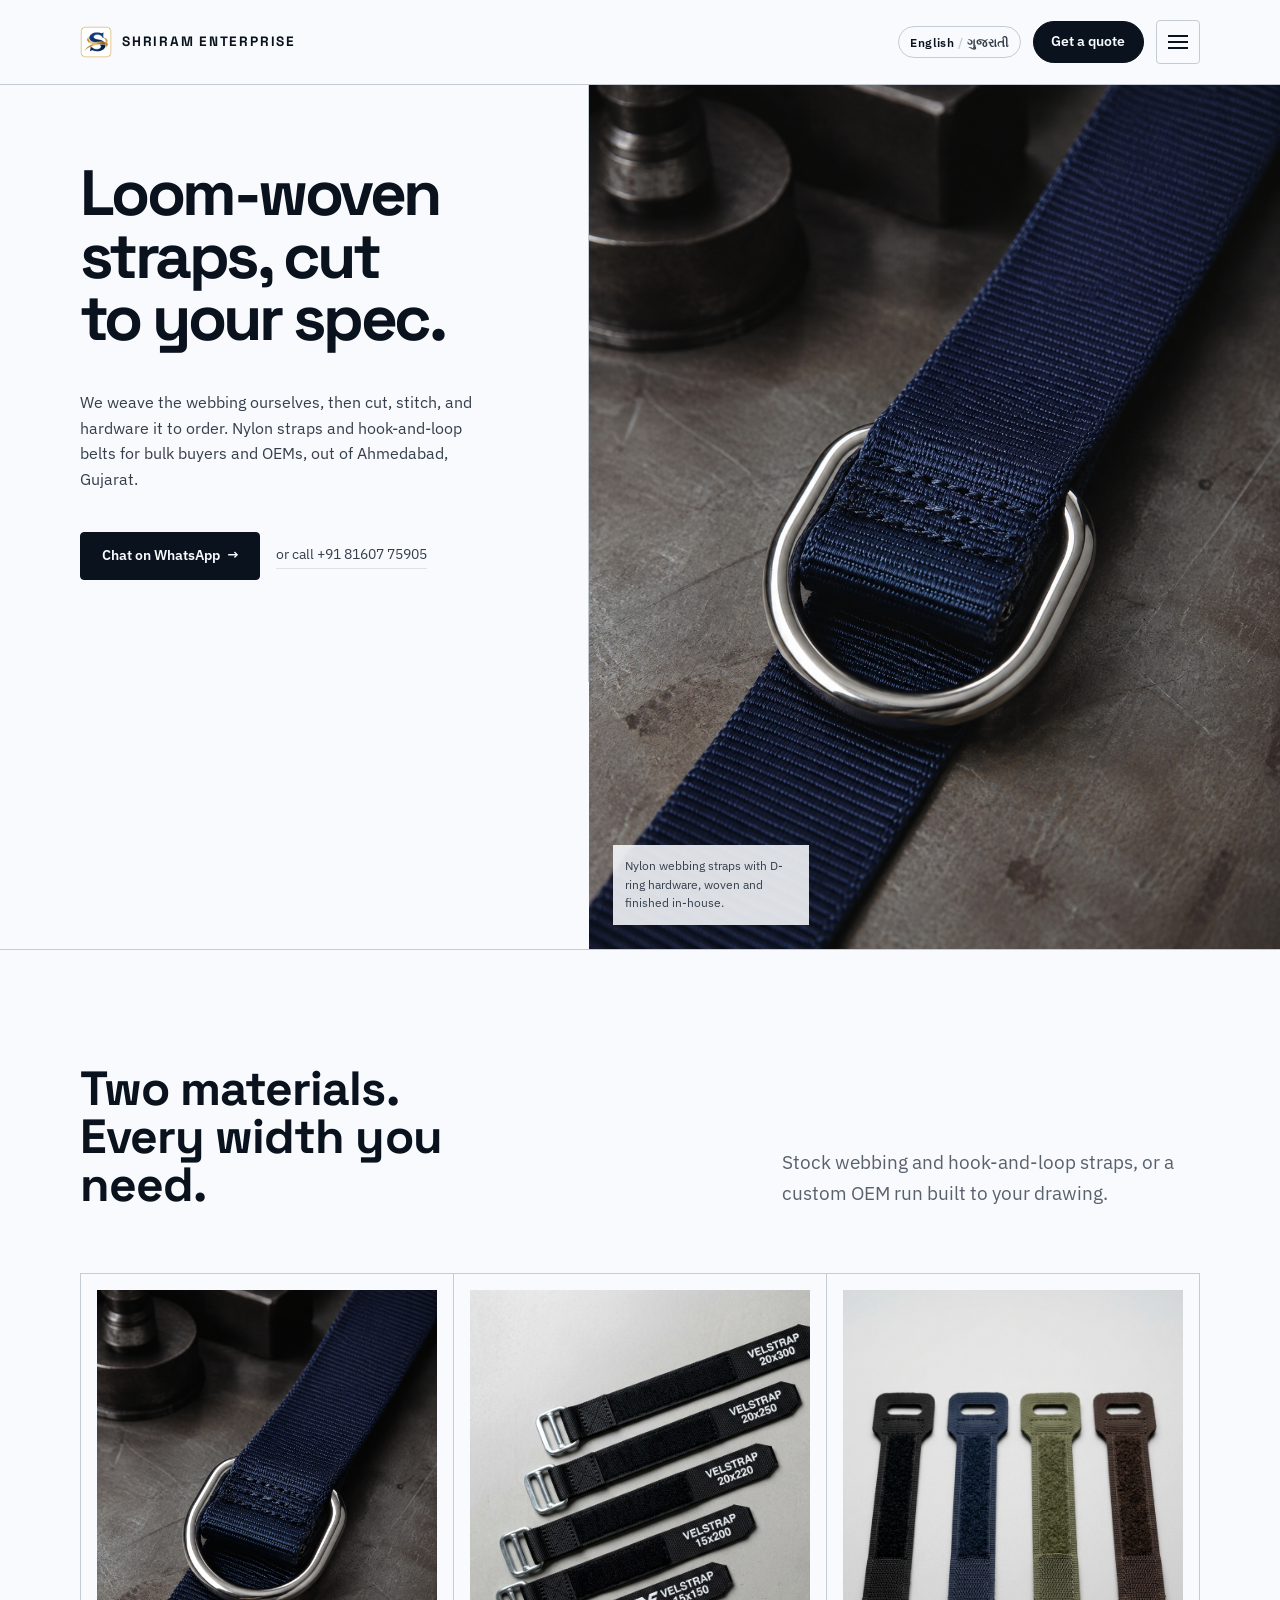
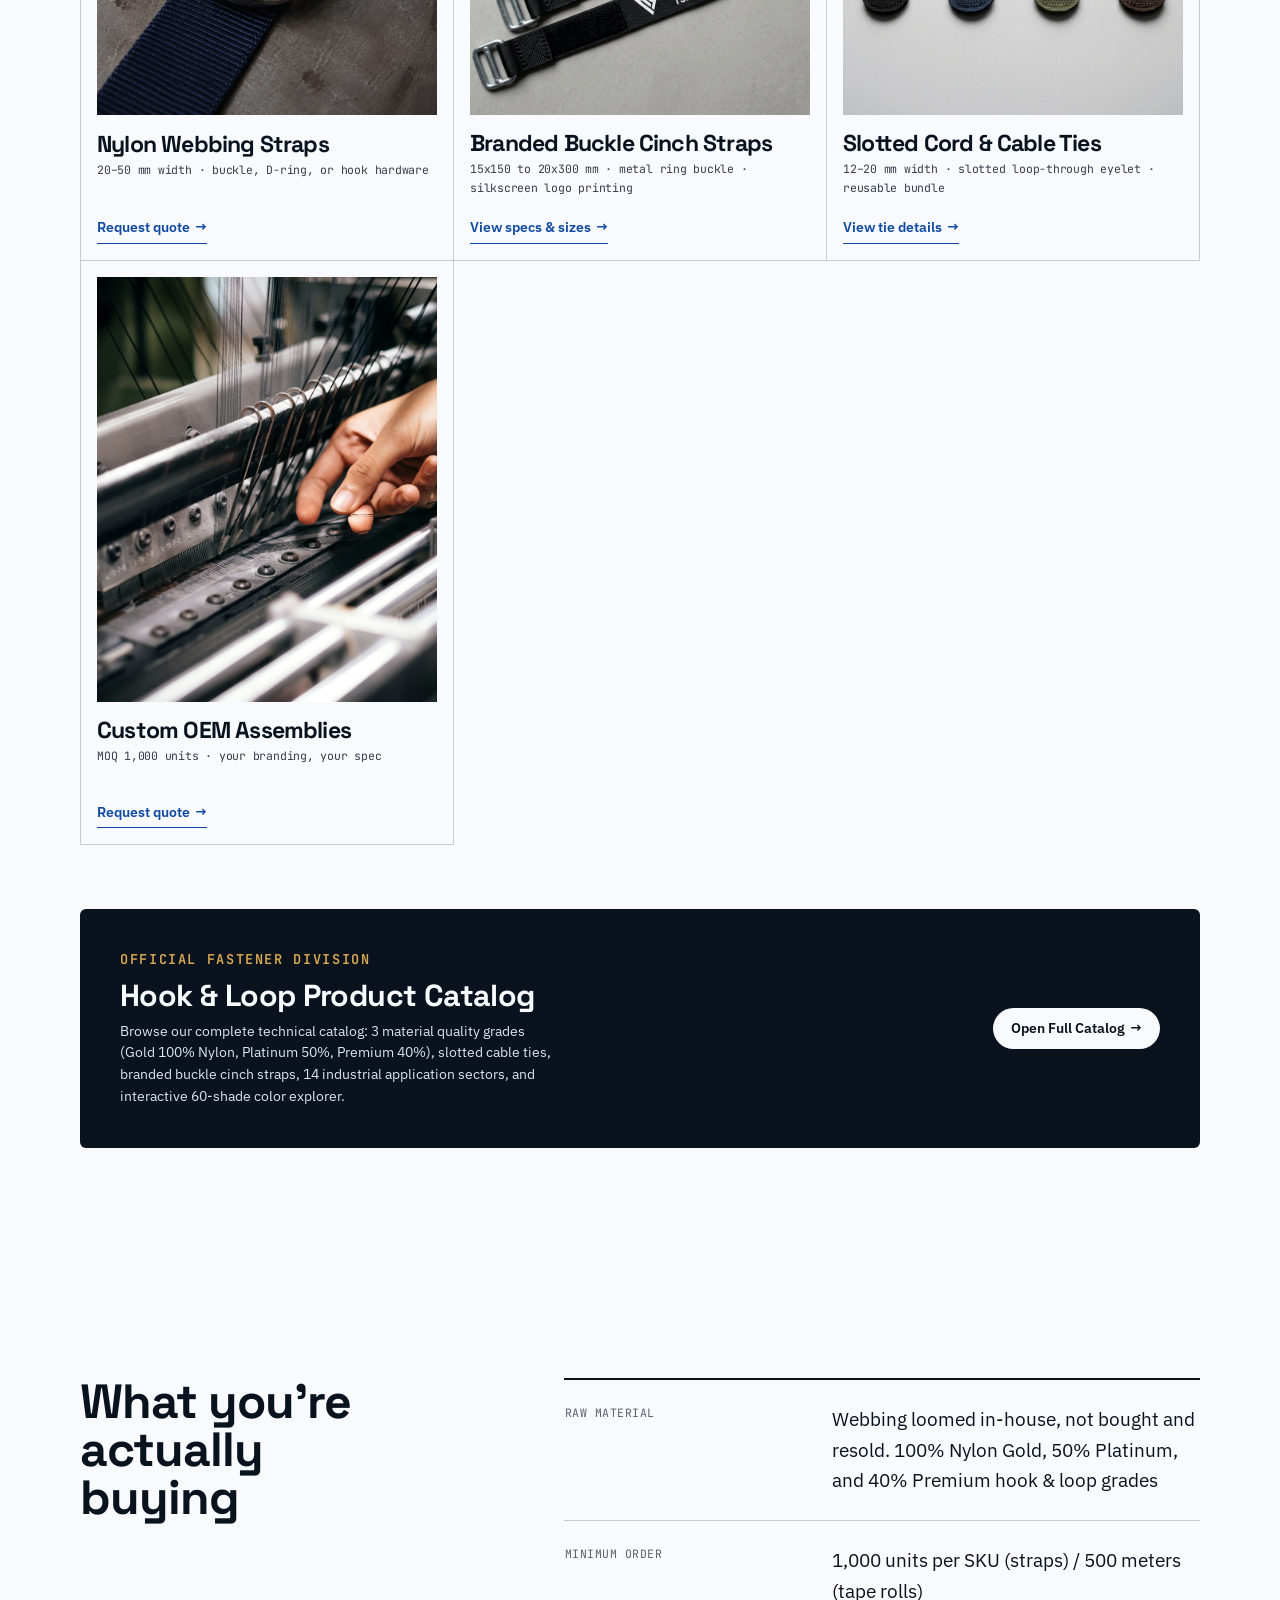
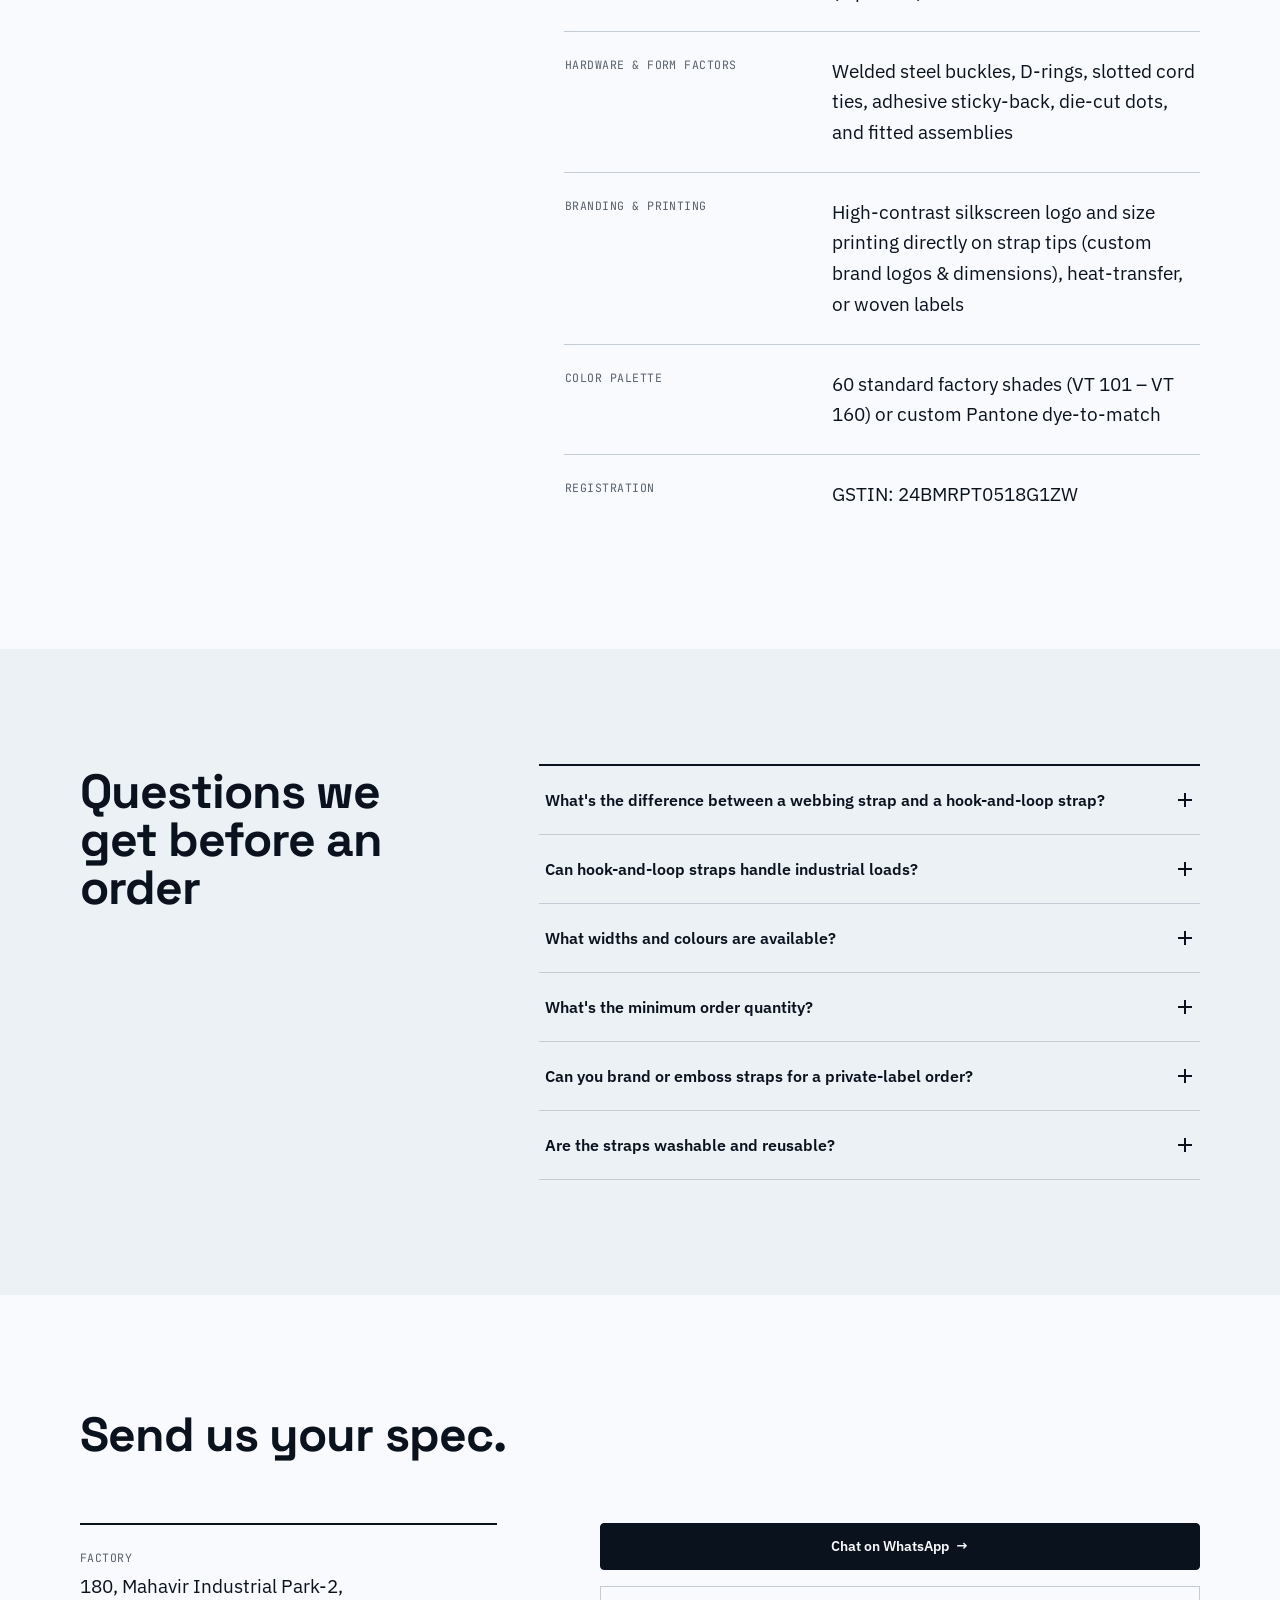
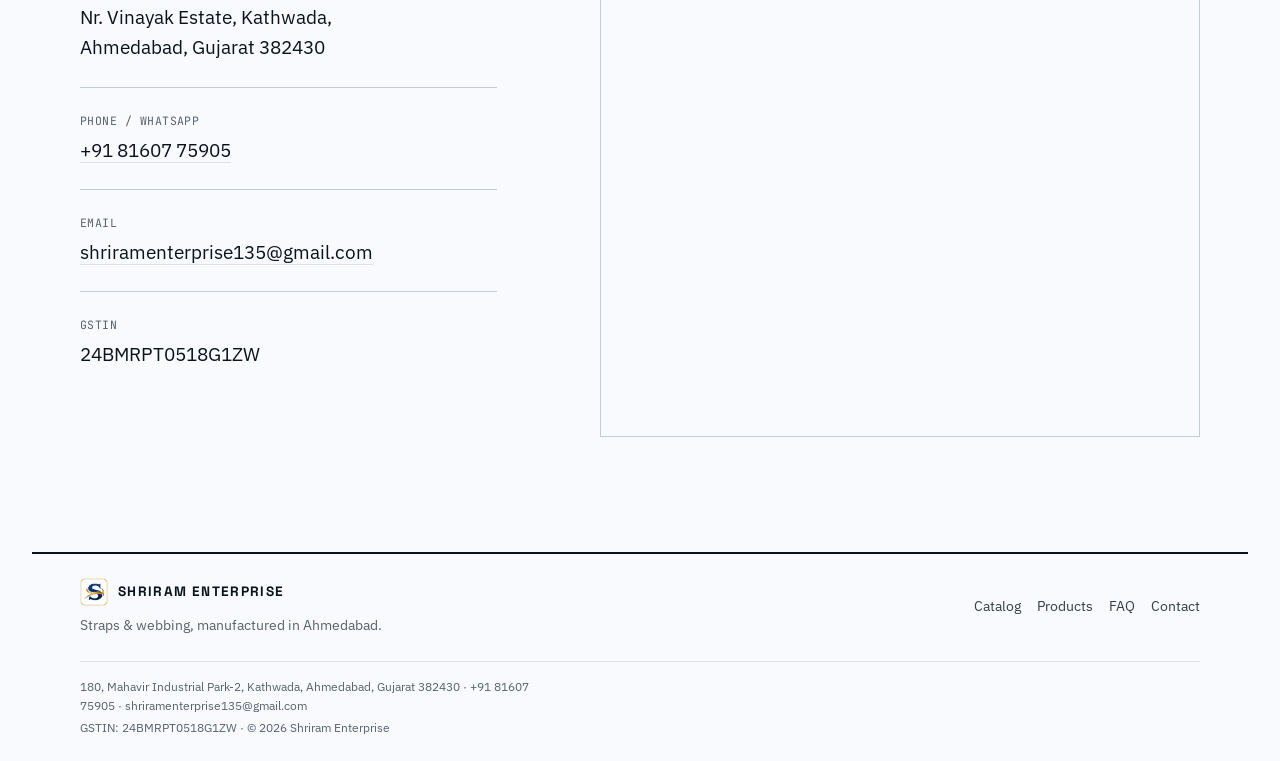
<file: index.html>
<!doctype html>
<html lang="en">
<head>
<meta charset="UTF-8">
<meta name="viewport" content="width=device-width, initial-scale=1, viewport-fit=cover">
<title>Shriram Enterprise: Strap &amp; Webbing Manufacturer, Ahmedabad</title>
<meta name="description" content="Shriram Enterprise manufactures nylon webbing straps and hook-and-loop belts in Ahmedabad, Gujarat. In-house loom weaving, bulk supply, and custom OEM assemblies. MOQ 1,000 units.">
<meta name="theme-color" content="#0e1b3d">
<link rel="icon" type="image/png" href="assets/images/shriram-badge.png">
<link rel="preconnect" href="https://fonts.googleapis.com">
<link rel="preconnect" href="https://fonts.gstatic.com" crossorigin>
<link href="https://fonts.googleapis.com/css2?family=Space+Grotesk:wght@500;600;700&family=IBM+Plex+Sans:wght@400;500;600&family=JetBrains+Mono:wght@500&family=Noto+Sans+Gujarati:wght@400;600;700&display=swap" rel="stylesheet">
<link rel="stylesheet" href="css/tokens.css">
<link rel="stylesheet" href="css/style.css">
</head>
<body>

<a class="skip-link" href="#main">Skip to content</a>

<header class="nav" id="site-nav">
  <div class="nav__inner">
    <a class="nav__brand" href="#home" style="display:inline-flex;align-items:center;gap:10px"><img src="assets/images/shriram-badge.png" alt="" width="32" height="32" style="border-radius:6px">SHRIRAM ENTERPRISE</a>

    <nav class="nav__center" aria-label="Primary">
      <a class="nav__link" href="catalog.html"><span class="i18n" data-en="Catalog" data-gu="કૅટેલોગ">Catalog</span></a>
      <a class="nav__link" href="#products"><span class="i18n" data-en="Products" data-gu="ઉત્પાદનો">Products</span></a>
      <a class="nav__link" href="#why"><span class="i18n" data-en="Why Us" data-gu="શા માટે અમે">Why Us</span></a>
      <a class="nav__link" href="#faq"><span class="i18n" data-en="FAQ" data-gu="પ્રશ્નો">FAQ</span></a>
      <a class="nav__link" href="#contact"><span class="i18n" data-en="Contact" data-gu="સંપર્ક">Contact</span></a>
    </nav>

    <div class="nav__right">
      <button class="lang-toggle" id="lang-toggle" type="button" aria-label="Switch language">
        <span class="lang-toggle__opt is-active" data-lang-opt="en">English</span><span class="lang-toggle__sep">/</span><span class="lang-toggle__opt" data-lang-opt="gu" lang="gu">ગુજરાતી</span>
      </button>
      <a class="btn btn--accent" href="https://wa.me/918160775905?text=Hi%2C%20I%27d%20like%20a%20quote%20for%20straps." target="_blank" rel="noopener">
        <span class="i18n" data-en="Get a quote" data-gu="ભાવ મેળવો">Get a quote</span>
      </a>
      <button class="nav__burger" id="nav-burger" type="button" aria-label="Open menu" aria-expanded="false" aria-controls="mobile-sheet">
        <span></span><span></span><span></span>
      </button>
    </div>
  </div>

  <div class="mobile-sheet" id="mobile-sheet" hidden>
    <a class="mobile-sheet__link" href="catalog.html"><strong><span class="i18n" data-en="Catalog" data-gu="કૅટેલોગ">Catalog</span> →</strong></a>
    <a class="mobile-sheet__link" href="#products"><span class="i18n" data-en="Products" data-gu="ઉત્પાદનો">Products</span></a>
    <a class="mobile-sheet__link" href="#why"><span class="i18n" data-en="Why Us" data-gu="શા માટે અમે">Why Us</span></a>
    <a class="mobile-sheet__link" href="#faq"><span class="i18n" data-en="FAQ" data-gu="પ્રશ્નો">FAQ</span></a>
    <a class="mobile-sheet__link" href="#contact"><span class="i18n" data-en="Contact" data-gu="સંપર્ક">Contact</span></a>
  </div>
</header>

<main id="main">

  <!-- ============ HERO — H2 Split Diptych ============ -->
  <section class="hero-split reveal" style="--i:0" id="home">
    <div class="hero-split__text">
      <h1 class="hero-split__h1">
        <span class="i18n" data-en="Loom-woven straps, cut to your spec." data-gu="તમારા સ્પેક પ્રમાણે વણેલા સ્ટ્રેપ.">Loom-woven straps, cut to your spec.</span>
      </h1>
      <p class="hero-split__lede">
        <span class="i18n" data-en="We weave the webbing ourselves, then cut, stitch, and hardware it to order. Nylon straps and hook-and-loop belts for bulk buyers and OEMs, out of Ahmedabad, Gujarat." data-gu="અમે વેબિંગ જાતે વણીએ છીએ, પછી ઓર્ડર મુજબ કાપીએ, સીવીએ અને હાર્ડવેર લગાવીએ છીએ. બલ્ક ખરીદદારો અને OEM માટે નાયલોન સ્ટ્રેપ અને હૂક-એન્ડ-લૂપ બેલ્ટ, અમદાવાદ, ગુજરાતથી.">We weave the webbing ourselves, then cut, stitch, and hardware it to order. Nylon straps and hook-and-loop belts for bulk buyers and OEMs, out of Ahmedabad, Gujarat.</span>
      </p>
      <div class="hero-split__ctas">
        <a class="cta-outline" href="https://wa.me/918160775905?text=Hi%2C%20I%27d%20like%20a%20quote%20for%20straps." target="_blank" rel="noopener">
          <span class="i18n" data-en="Chat on WhatsApp" data-gu="WhatsApp પર વાત કરો">Chat on WhatsApp</span> →
        </a>
        <a class="hero-split__tel" href="tel:+918160775905">
          <span class="i18n" data-en="or call" data-gu="અથવા કૉલ કરો">or call</span> +91 81607&nbsp;75905
        </a>
      </div>
    </div>
    <figure class="hero-split__figure">
      <img src="assets/images/industrial-d-ring-webbing.png" alt="Navy nylon webbing threaded through a polished steel D-ring on a factory workbench." width="1122" height="1402">
      <figcaption>
        <span class="i18n" data-en="Nylon webbing straps with D-ring hardware, woven and finished in-house." data-gu="D-રિંગ હાર્ડવેર સાથે નાયલોન વેબિંગ સ્ટ્રેપ, ઘરમાં જ વણેલા અને તૈયાર કરેલા.">Nylon webbing straps with D-ring hardware, woven and finished in-house.</span>
      </figcaption>
    </figure>
  </section>

  <!-- ============ PRODUCTS — S2 Hanging + F6 Product grid ============ -->
  <section class="section" id="products">
    <header class="head-hang reveal" style="--i:1">
      <h2><span class="i18n" data-en="Two materials. Every width you need." data-gu="બે મટીરિયલ. તમારે જોઈતી દરેક પહોળાઈ.">Two materials. Every width you need.</span></h2>
      <p class="head-hang__lede muted">
        <span class="i18n" data-en="Stock webbing and hook-and-loop straps, or a custom OEM run built to your drawing." data-gu="સ્ટોક વેબિંગ અને હૂક-એન્ડ-લૂપ સ્ટ્રેપ, અથવા તમારા ડ્રોઈંગ પ્રમાણે કસ્ટમ OEM બેચ.">Stock webbing and hook-and-loop straps, or a custom OEM run built to your drawing.</span>
      </p>
    </header>

    <div class="product-grid reveal" style="--i:2">
      <!-- Card 1: Nylon Webbing -->
      <article class="product">
        <div class="product__media">
          <img src="assets/images/industrial-d-ring-webbing.png" alt="Navy nylon webbing strap threaded through a steel D-ring." loading="lazy" width="1122" height="1402">
        </div>
        <div class="product__meta">
          <h3 class="product__name"><span class="i18n" data-en="Nylon Webbing Straps" data-gu="નાયલોન વેબિંગ સ્ટ્રેપ">Nylon Webbing Straps</span></h3>
          <p class="product__spec tnum"><span class="i18n" data-en="20–50 mm width · buckle, D-ring, or hook hardware" data-gu="૨૦–૫૦ મીમી પહોળાઈ · બકલ, D-રિંગ અથવા હૂક હાર્ડવેર">20–50 mm width · buckle, D-ring, or hook hardware</span></p>
        </div>
        <a class="product__cta" href="https://wa.me/918160775905?text=Hi%2C%20I%27d%20like%20a%20quote%20for%20nylon%20webbing%20straps." target="_blank" rel="noopener"><span class="i18n" data-en="Request quote" data-gu="ભાવ માટે પૂછો">Request quote</span> →</a>
      </article>

      <!-- Card 2: Custom Branded Buckle Cinch Straps -->
      <article class="product">
        <div class="product__media">
          <img src="assets/images/custom-cinch-straps-buckle.jpg" alt="Buckle Cinch Straps with Metal Ring and Custom Silkscreen Printed Logo and Dimensions 15x150 to 20x300" loading="lazy" width="1024" height="1024">
        </div>
        <div class="product__meta">
          <h3 class="product__name"><span class="i18n" data-en="Branded Buckle Cinch Straps" data-gu="બ્રાન્ડેડ બકલ સિન્ચ સ્ટ્રેપ">Branded Buckle Cinch Straps</span></h3>
          <p class="product__spec tnum"><span class="i18n" data-en="15x150 to 20x300 mm · metal ring buckle · silkscreen logo printing" data-gu="૧૫x૧૫૦ થી ૨૦x૩૦૦ મીમી · મેટલ રિંગ બકલ · સિલ્કસ્ક્રીન લોગો">15x150 to 20x300 mm · metal ring buckle · silkscreen logo printing</span></p>
        </div>
        <a class="product__cta" href="catalog.html#references"><span class="i18n" data-en="View specs &amp; sizes" data-gu="સ્પેક્સ અને સાઇઝ જુઓ">View specs &amp; sizes</span> →</a>
      </article>

      <!-- Card 3: Slotted Cable Ties & Cord Organizers -->
      <article class="product">
        <div class="product__media">
          <img src="assets/images/cable-ties-organizer.jpg" alt="Slotted Hook and Loop Reusable Cable Organizer Ties in multiple colors" loading="lazy" width="1024" height="1024">
        </div>
        <div class="product__meta">
          <h3 class="product__name"><span class="i18n" data-en="Slotted Cord &amp; Cable Ties" data-gu="સ્લોટેડ કોર્ડ અને કેબલ ટાઈ">Slotted Cord &amp; Cable Ties</span></h3>
          <p class="product__spec tnum"><span class="i18n" data-en="12–20 mm width · slotted loop-through eyelet · reusable bundle" data-gu="૧૨–૨૦ મીમી પહોળાઈ · સ્લોટેડ લૂપ-થ્રુ આઇલેટ · રિયૂઝેબલ">12–20 mm width · slotted loop-through eyelet · reusable bundle</span></p>
        </div>
        <a class="product__cta" href="catalog.html#references"><span class="i18n" data-en="View tie details" data-gu="ટાઈની વિગતો જુઓ">View tie details</span> →</a>
      </article>

      <!-- Card 4: Custom OEM Assemblies (Looms) -->
      <article class="product product--oem">
        <div class="product__media">
          <img src="assets/images/loom-weaving-detail.jpg" alt="Close-up of hands guiding warp threads through a weaving loom." loading="lazy" width="1600" height="1067">
        </div>
        <div class="product__meta">
          <h3 class="product__name"><span class="i18n" data-en="Custom OEM Assemblies" data-gu="કસ્ટમ OEM એસેમ્બલી">Custom OEM Assemblies</span></h3>
          <p class="product__spec tnum"><span class="i18n" data-en="MOQ 1,000 units · your branding, your spec" data-gu="MOQ ૧,૦૦૦ યુનિટ · તમારી બ્રાન્ડિંગ, તમારો સ્પેક">MOQ 1,000 units · your branding, your spec</span></p>
        </div>
        <a class="product__cta" href="https://wa.me/918160775905?text=Hi%2C%20I%27d%20like%20a%20quote%20for%20a%20custom%20OEM%20run." target="_blank" rel="noopener"><span class="i18n" data-en="Request quote" data-gu="ભાવ માટે પૂછો">Request quote</span> →</a>
      </article>
    </div>

    <!-- Banner Linking to Full Catalog -->
    <div class="cat-home-banner reveal" style="--i:3">
      <div>
        <p class="section-tag tnum" style="color: #d9ab52;"><span class="i18n" data-en="OFFICIAL FASTENER DIVISION" data-gu="સત્તાવાર ફાસ્ટનર ડિવિઝન">OFFICIAL FASTENER DIVISION</span></p>
        <h3><span class="i18n" data-en="Hook &amp; Loop Product Catalog" data-gu="હૂક અને લૂપ પ્રોડક્ટ કૅટેલોગ">Hook &amp; Loop Product Catalog</span></h3>
        <p><span class="i18n" data-en="Browse our complete technical catalog: 3 material quality grades (Gold 100% Nylon, Platinum 50%, Premium 40%), slotted cable ties, branded buckle cinch straps, 14 industrial application sectors, and interactive 60-shade color explorer." data-gu="અમારો સંપૂર્ણ તકનીકી કૅટેલોગ જુઓ: ૩ મટિરિયલ ગુણવત્તા ગ્રેડ (ગોલ્ડ ૧૦૦% નાયલોન, પ્લેટિનમ ૫૦%, પ્રીમિયમ ૪૦%), સ્લોટેડ કેબલ ટાઈ, બ્રાન્ડેડ બકલ સિન્ચ સ્ટ્રેપ, ૧૪ ઔદ્યોગિક ક્ષેત્રો અને ૬૦ કલર શેડ કાર્ડ.">Browse our complete technical catalog: 3 material quality grades (Gold 100% Nylon, Platinum 50%, Premium 40%), slotted cable ties, branded buckle cinch straps, 14 industrial application sectors, and interactive 60-shade color explorer.</span></p>
      </div>
      <div>
        <a class="btn" href="catalog.html">
          <span class="i18n" data-en="Open Full Catalog" data-gu="સંપૂર્ણ કૅટેલોગ ખોલો">Open Full Catalog</span> →
        </a>
      </div>
    </div>
  </section>

  <!-- ============ WHY US — S5 Bottom-anchored + F3 Tabular spec sheet ============ -->
  <section class="section" id="why">
    <div class="why-content reveal" style="--i:0">
      <h2><span class="i18n" data-en="What you're actually buying" data-gu="તમે ખરેખર શું ખરીદો છો">What you're actually buying</span></h2>

      <table class="spec-sheet tnum">
        <tbody>
          <tr>
            <th><span class="i18n" data-en="Raw material" data-gu="કાચો માલ">Raw material</span></th>
            <td><span class="i18n" data-en="Webbing loomed in-house, not bought and resold. 100% Nylon Gold, 50% Platinum, and 40% Premium hook &amp; loop grades" data-gu="વેબિંગ ઘરમાં જ વણેલું, ખરીદીને ફરી વેચેલું નહીં. ૧૦૦% નાયલોન ગોલ્ડ, ૫૦% પ્લેટિનમ અને ૪૦% પ્રીમિયમ ગ્રેડ">Webbing loomed in-house, not bought and resold. 100% Nylon Gold, 50% Platinum, and 40% Premium hook &amp; loop grades</span></td>
          </tr>
          <tr>
            <th><span class="i18n" data-en="Minimum order" data-gu="ન્યૂનતમ ઓર્ડર">Minimum order</span></th>
            <td><span class="i18n" data-en="1,000 units per SKU (straps) / 500 meters (tape rolls)" data-gu="દરેક SKU દીઠ ૧,૦૦૦ યુનિટ (સ્ટ્રેપ) / ૫૦૦ મીટર (ટેપ રોલ્સ)">1,000 units per SKU (straps) / 500 meters (tape rolls)</span></td>
          </tr>
          <tr>
            <th><span class="i18n" data-en="Hardware &amp; Form Factors" data-gu="હાર્ડવેર અને પ્રકારો">Hardware &amp; Form Factors</span></th>
            <td><span class="i18n" data-en="Welded steel buckles, D-rings, slotted cord ties, adhesive sticky-back, die-cut dots, and fitted assemblies" data-gu="વેલ્ડેડ સ્ટીલ બકલ, D-રિંગ, સ્લોટેડ કોર્ડ ટાઈ, એડહેસિવ સ્ટીકી-બેક, ડાઇ-કટ ડોટ્સ અને એસેમ્બલીઝ">Welded steel buckles, D-rings, slotted cord ties, adhesive sticky-back, die-cut dots, and fitted assemblies</span></td>
          </tr>
          <tr>
            <th><span class="i18n" data-en="Branding &amp; Printing" data-gu="બ્રાન્ડિંગ અને પ્રિન્ટિંગ">Branding &amp; Printing</span></th>
            <td><span class="i18n" data-en="High-contrast silkscreen logo and size printing directly on strap tips (custom brand logos &amp; dimensions), heat-transfer, or woven labels" data-gu="સ્ટ્રેપ પર ડાયરેક્ટ સિલ્કસ્ક્રીન લોગો અને સાઇઝ પ્રિન્ટિંગ (કસ્ટમ બ્રાન્ડ લોગો અને પરિમાણો) અથવા હીટ ટ્રાન્સફર">High-contrast silkscreen logo and size printing directly on strap tips (custom brand logos &amp; dimensions), heat-transfer, or woven labels</span></td>
          </tr>
          <tr>
            <th><span class="i18n" data-en="Color Palette" data-gu="કલર પેલેટ">Color Palette</span></th>
            <td><span class="i18n" data-en="60 standard factory shades (VT 101 – VT 160) or custom Pantone dye-to-match" data-gu="૬૦ પ્રમાણભૂત ફેક્ટરી શેડ્સ (VT ૧૦૧ – VT ૧૬૦) અથવા કસ્ટમ પેન્ટોન ડાઇ મેચિંગ">60 standard factory shades (VT 101 – VT 160) or custom Pantone dye-to-match</span></td>
          </tr>
          <tr>
            <th><span class="i18n" data-en="Registration" data-gu="રજિસ્ટ્રેશન">Registration</span></th>
            <td>GSTIN: 24BMRPT0518G1ZW</td>
          </tr>
        </tbody>
      </table>
    </div>
  </section>

  <!-- ============ FAQ — S3 Sticky pinned + accordion ============ -->
  <section class="section section--tint" id="faq">
    <div class="faq-layout">
      <header class="head-sticky">
        <p class="num-label"><span class="i18n" data-en="04" data-gu="૦૪">04</span></p>
        <h2><span class="i18n" data-en="Questions we get before an order" data-gu="ઓર્ડર પહેલાં પુછાતા પ્રશ્નો">Questions we get before an order</span></h2>
      </header>

      <div class="accordion">
        <div class="accordion__item">
          <button class="accordion__trigger" aria-expanded="false" aria-controls="faq-1" id="faq-1-trigger">
            <span class="i18n" data-en="What's the difference between a webbing strap and a hook-and-loop strap?" data-gu="વેબિંગ સ્ટ્રેપ અને હૂક-એન્ડ-લૂપ સ્ટ્રેપ વચ્ચે શું તફાવત છે?">What's the difference between a webbing strap and a hook-and-loop strap?</span>
            <span class="accordion__icon" aria-hidden="true"></span>
          </button>
          <div class="accordion__panel" id="faq-1" role="region" aria-labelledby="faq-1-trigger">
            <p><span class="i18n" data-en="A webbing strap closes with hardware (a buckle, D-ring, or ladder-lock) and holds a fixed load path. A hook-and-loop strap closes by pressing two woven faces together, so it adjusts anywhere along its length without hardware. We manufacture both." data-gu="વેબિંગ સ્ટ્રેપ હાર્ડવેરથી બંધ થાય છે (બકલ, D-રિંગ અથવા લેડર-લોક) અને એક નિશ્ચિત લોડ પાથ ધરાવે છે. હૂક-એન્ડ-લૂપ સ્ટ્રેપ બે વણેલી સપાટીઓ દબાવીને બંધ થાય છે, એટલે તે હાર્ડવેર વગર તેની લંબાઈ પર ગમે ત્યાં એડજસ્ટ થાય છે. અમે બંને બનાવીએ છીએ.">A webbing strap closes with hardware (a buckle, D-ring, or ladder-lock) and holds a fixed load path. A hook-and-loop strap closes by pressing two woven faces together, so it adjusts anywhere along its length without hardware. We manufacture both.</span></p>
          </div>
        </div>

        <div class="accordion__item">
          <button class="accordion__trigger" aria-expanded="false" aria-controls="faq-2" id="faq-2-trigger">
            <span class="i18n" data-en="Can hook-and-loop straps handle industrial loads?" data-gu="શું હૂક-એન્ડ-લૂપ સ્ટ્રેપ ઔદ્યોગિક લોડ સંભાળી શકે?">Can hook-and-loop straps handle industrial loads?</span>
            <span class="accordion__icon" aria-hidden="true"></span>
          </button>
          <div class="accordion__panel" id="faq-2" role="region" aria-labelledby="faq-2-trigger">
            <p><span class="i18n" data-en="Yes, within their design range. We weave the hook-and-loop tape to the same tensile spec as our webbing, so it holds cable bundles, panels, and light fixtures reliably. For high-load or safety-critical rigging, a hardware strap is still the safer choice." data-gu="હા, તેમની ડિઝાઈન રેન્જમાં. અમે હૂક-એન્ડ-લૂપ ટેપને અમારા વેબિંગ જેટલી જ ટેન્સાઈલ સ્પેક પર વણીએ છીએ, એટલે તે કેબલ બંડલ, પેનલ અને લાઈટ ફિક્સ્ચરને વિશ્વસનીય રીતે પકડી રાખે છે. ઊંચા લોડ અથવા સેફ્ટી-ક્રિટિકલ રિગિંગ માટે, હાર્ડવેર સ્ટ્રેપ હજુ પણ સુરક્ષિત પસંદગી છે.">Yes, within their design range. We weave the hook-and-loop tape to the same tensile spec as our webbing, so it holds cable bundles, panels, and light fixtures reliably. For high-load or safety-critical rigging, a hardware strap is still the safer choice.</span></p>
          </div>
        </div>

        <div class="accordion__item">
          <button class="accordion__trigger" aria-expanded="false" aria-controls="faq-3" id="faq-3-trigger">
            <span class="i18n" data-en="What widths and colours are available?" data-gu="કઈ પહોળાઈ અને રંગો ઉપલબ્ધ છે?">What widths and colours are available?</span>
            <span class="accordion__icon" aria-hidden="true"></span>
          </button>
          <div class="accordion__panel" id="faq-3" role="region" aria-labelledby="faq-3-trigger">
            <p><span class="i18n" data-en="Both product lines run from 12 mm cable-tie widths up to heavy 50–100 mm webbing. We stock 60 standard factory color shades (VT 101 through VT 160) for hook-and-loop, and provide in-house dye-to-match for custom OEM briefs. Browse all 60 shades in our online catalog." data-gu="બંને પ્રોડક્ટ લાઇન ૧૨ મીમી કેબલ-ટાઈ પહોળાઈથી લઈને ભારે ૫૦–૧૦૦ મીમી વેબિંગ સુધી ઉપલબ્ધ છે. અમે હૂક-એન્ડ-લૂપ માટે ૬૦ ફેક્ટરી કલર શેડ્સ (VT ૧૦૧ થી VT ૧૬૦) સ્ટોક કરીએ છીએ અને કસ્ટમ ઓર્ડર માટે ડાઇ મેચિંગ કરીએ છીએ. અમારા ઓનલાઈન કૅટેલોગમાં બધા ૬૦ શેડ્સ જુઓ.">Both product lines run from 12 mm cable-tie widths up to heavy 50–100 mm webbing. We stock 60 standard factory color shades (VT 101 through VT 160) for hook-and-loop, and provide in-house dye-to-match for custom OEM briefs. Browse all 60 shades in our online catalog.</span></p>
          </div>
        </div>

        <div class="accordion__item">
          <button class="accordion__trigger" aria-expanded="false" aria-controls="faq-4" id="faq-4-trigger">
            <span class="i18n" data-en="What's the minimum order quantity?" data-gu="ન્યૂનતમ ઓર્ડર જથ્થો કેટલો છે?">What's the minimum order quantity?</span>
            <span class="accordion__icon" aria-hidden="true"></span>
          </button>
          <div class="accordion__panel" id="faq-4" role="region" aria-labelledby="faq-4-trigger">
            <p><span class="i18n" data-en="1,000 units per SKU for custom cut straps, or 500 meters for roll tape. We size a production run once we know the width, length, and hardware, so send the spec first and we'll confirm." data-gu="કસ્ટમ કટ સ્ટ્રેપ માટે દરેક SKU દીઠ ૧,૦૦૦ યુનિટ, અથવા રોલ ટેપ માટે ૫૦૦ મીટર. પહોળાઈ, લંબાઈ અને હાર્ડવેર જાણ્યા પછી અમે પ્રોડક્શન રનનું કદ નક્કી કરીએ છીએ.">1,000 units per SKU for custom cut straps, or 500 meters for roll tape. We size a production run once we know the width, length, and hardware, so send the spec first and we'll confirm.</span></p>
          </div>
        </div>

        <div class="accordion__item">
          <button class="accordion__trigger" aria-expanded="false" aria-controls="faq-5" id="faq-5-trigger">
            <span class="i18n" data-en="Can you brand or emboss straps for a private-label order?" data-gu="શું તમે પ્રાઈવેટ-લેબલ ઓર્ડર માટે સ્ટ્રેપ પર બ્રાન્ડિંગ અથવા એમ્બોસિંગ કરી શકો?">Can you brand or emboss straps for a private-label order?</span>
            <span class="accordion__icon" aria-hidden="true"></span>
          </button>
          <div class="accordion__panel" id="faq-5" role="region" aria-labelledby="faq-5-trigger">
            <p><span class="i18n" data-en="Yes. Direct silkscreen printing of logos and exact millimeter dimensions (such as 15x150 or 20x300 mm) on strap tips, woven jacquard branding, heat-transfer logos, or custom buckle finishes can be built into an OEM run." data-gu="હા. સ્ટ્રેપના છેડા પર લોગો અને ચોક્કસ મિલીમીટર માપ (જેમ કે ૧૫x૧૫૦ અથવા ૨૦x૩૦૦ મીમી) ની ડાયરેક્ટ સિલ્કસ્ક્રીન પ્રિન્ટિંગ, વણેલા જેક્વાર્ડ લેબલ અથવા કસ્ટમ બકલ ફિનિશિંગ OEM બેચમાં સામેલ કરી શકાય છે.">Yes. Direct silkscreen printing of logos and exact millimeter dimensions (such as 15x150 or 20x300 mm) on strap tips, woven jacquard branding, heat-transfer logos, or custom buckle finishes can be built into an OEM run.</span></p>
          </div>
        </div>

        <div class="accordion__item">
          <button class="accordion__trigger" aria-expanded="false" aria-controls="faq-6" id="faq-6-trigger">
            <span class="i18n" data-en="Are the straps washable and reusable?" data-gu="શું સ્ટ્રેપ ધોઈ શકાય અને ફરીથી વાપરી શકાય તેવા છે?">Are the straps washable and reusable?</span>
            <span class="accordion__icon" aria-hidden="true"></span>
          </button>
          <div class="accordion__panel" id="faq-6" role="region" aria-labelledby="faq-6-trigger">
            <p><span class="i18n" data-en="Nylon webbing and hook-and-loop are both machine-washable and reusable across normal use. Keep hook-and-loop away from high-heat drying. Heat degrades the hook fibres faster than the loop side." data-gu="નાયલોન વેબિંગ અને હૂક-એન્ડ-લૂપ બંને મશીનમાં ધોઈ શકાય છે અને સામાન્ય ઉપયોગમાં ફરીથી વાપરી શકાય છે. હૂક-એન્ડ-લૂપને વધુ ગરમીથી સૂકવવાનું ટાળો. ગરમી હૂક ફાઇબરને લૂપ બાજુ કરતાં ઝડપથી બગાડે છે.">Nylon webbing and hook-and-loop are both machine-washable and reusable across normal use. Keep hook-and-loop away from high-heat drying. Heat degrades the hook fibres faster than the loop side.</span></p>
          </div>
        </div>
      </div>
    </div>
  </section>

  <!-- ============ CONTACT — S1 stacked-numbered ============ -->
  <section class="section" id="contact">
    <header class="head-stack reveal" style="--i:0">
      <p class="num-label"><span class="i18n" data-en="05" data-gu="૦૫">05</span></p>
      <h2><span class="i18n" data-en="Send us your spec." data-gu="તમારો સ્પેક અમને મોકલો.">Send us your spec.</span></h2>
    </header>

    <div class="contact-grid reveal" style="--i:1">
      <dl class="contact-list">
        <div class="contact-list__row">
          <dt><span class="i18n" data-en="Factory" data-gu="ફેક્ટરી">Factory</span></dt>
          <dd>180, Mahavir Industrial Park-2,<br>Nr. Vinayak Estate, Kathwada,<br>Ahmedabad, Gujarat 382430</dd>
        </div>
        <div class="contact-list__row">
          <dt><span class="i18n" data-en="Phone / WhatsApp" data-gu="ફોન / WhatsApp">Phone / WhatsApp</span></dt>
          <dd><a href="tel:+918160775905" class="contact-link">+91 81607 75905</a></dd>
        </div>
        <div class="contact-list__row">
          <dt><span class="i18n" data-en="Email" data-gu="ઇમેલ">Email</span></dt>
          <dd><a href="mailto:shriramenterprise135@gmail.com" class="contact-link">shriramenterprise135@gmail.com</a></dd>
        </div>
        <div class="contact-list__row">
          <dt>GSTIN</dt>
          <dd>24BMRPT0518G1ZW</dd>
        </div>
      </dl>

      <div class="contact-cta">
        <a class="cta-outline cta-outline--block" href="https://wa.me/918160775905?text=Hi%2C%20I%27d%20like%20a%20quote%20for%20straps." target="_blank" rel="noopener">
          <span class="i18n" data-en="Chat on WhatsApp" data-gu="WhatsApp પર વાત કરો">Chat on WhatsApp</span> →
        </a>
        <div class="contact-map">
          <iframe
            title="Shriram Enterprise factory location on Google Maps"
            src="https://www.google.com/maps?q=180+Mahavir+Industrial+Park-2+Kathwada+Ahmedabad+Gujarat+382430&output=embed"
            loading="lazy"
            referrerpolicy="no-referrer-when-downgrade"></iframe>
        </div>
      </div>
    </div>
  </section>

</main>

<!-- ============ FOOTER — Ft1 Mast-headed ============ -->
<footer class="foot-mast">
  <div class="foot-mast__top">
    <p class="wordmark" style="display:inline-flex;align-items:center;gap:10px"><img src="assets/images/shriram-badge.png" alt="" width="28" height="28" style="border-radius:5px">SHRIRAM ENTERPRISE</p>
    <p class="tagline muted"><span class="i18n" data-en="Straps &amp; webbing, manufactured in Ahmedabad." data-gu="સ્ટ્રેપ અને વેબિંગ, અમદાવાદમાં ઉત્પાદિત.">Straps &amp; webbing, manufactured in Ahmedabad.</span></p>
  </div>
  <nav class="foot-mast__links" aria-label="Footer">
    <a href="catalog.html"><span class="i18n" data-en="Catalog" data-gu="કૅટેલોગ">Catalog</span></a>
    <a href="#products"><span class="i18n" data-en="Products" data-gu="ઉત્પાદનો">Products</span></a>
    <a href="#faq"><span class="i18n" data-en="FAQ" data-gu="પ્રશ્નો">FAQ</span></a>
    <a href="#contact"><span class="i18n" data-en="Contact" data-gu="સંપર્ક">Contact</span></a>
  </nav>
  <div class="foot-mast__meta muted">
    <p>180, Mahavir Industrial Park-2, Kathwada, Ahmedabad, Gujarat 382430 · +91 81607 75905 · shriramenterprise135@gmail.com</p>
    <p>GSTIN: 24BMRPT0518G1ZW · © 2026 Shriram Enterprise</p>
  </div>
</footer>

<!-- ============ Sticky bottom CTA — C4 ============ -->
<aside class="cta-sticky" id="cta-sticky" hidden>
  <span class="cta-sticky__label"><span class="i18n" data-en="Have a spec ready?" data-gu="સ્પેક તૈયાર છે?">Have a spec ready?</span></span>
  <div class="cta-sticky__actions">
    <a class="cta-sticky__btn" href="tel:+918160775905" aria-label="Call Shriram Enterprise">
      <svg viewBox="0 0 24 24" aria-hidden="true"><path d="M6.6 10.8c1.4 2.8 3.8 5.1 6.6 6.6l2.2-2.2c.3-.3.7-.4 1-.2 1.1.4 2.3.6 3.5.6.6 0 1 .4 1 1V20c0 .6-.4 1-1 1C10.6 21 3 13.4 3 4c0-.6.4-1 1-1h3.5c.6 0 1 .4 1 1 0 1.2.2 2.4.6 3.5.1.4 0 .8-.2 1z" fill="currentColor"/></svg>
      <span class="i18n" data-en="Call" data-gu="કૉલ કરો">Call</span>
    </a>
    <a class="cta-sticky__btn cta-sticky__btn--accent" href="https://wa.me/918160775905?text=Hi%2C%20I%27d%20like%20a%20quote%20for%20straps." target="_blank" rel="noopener">
      <svg viewBox="0 0 24 24" aria-hidden="true"><path d="M12 2a10 10 0 0 0-8.6 15.1L2 22l5.1-1.3A10 10 0 1 0 12 2zm0 18.2a8.2 8.2 0 0 1-4.2-1.1l-.3-.2-3 .8.8-2.9-.2-.3A8.2 8.2 0 1 1 12 20.2zm4.5-6.1c-.2-.1-1.4-.7-1.7-.8-.2-.1-.4-.1-.6.1-.2.2-.6.8-.8 1-.1.2-.3.2-.5.1-.7-.3-1.4-.8-2-1.3-.5-.5-.9-1.1-1.3-1.7-.1-.2 0-.4.1-.5l.4-.5c.1-.2.2-.3.2-.5.1-.2 0-.4 0-.5-.1-.1-.6-1.4-.8-1.9-.2-.5-.4-.4-.6-.4h-.5c-.2 0-.5.1-.7.3-.7.7-1 1.5-1 2.4.1 1 .5 2 1.1 2.9 1.2 1.8 2.7 3.2 4.6 4.1.6.3 1.2.5 1.8.6.7.2 1.4.2 2 .1.7-.1 1.4-.6 1.6-1.2.2-.6.2-1.1.1-1.2-.1-.1-.2-.2-.4-.3z" fill="currentColor"/></svg>
      <span class="i18n" data-en="WhatsApp" data-gu="WhatsApp">WhatsApp</span>
    </a>
    <button class="cta-sticky__dismiss" id="cta-sticky-dismiss" type="button" aria-label="Dismiss">×</button>
  </div>
</aside>

<script src="js/script.js"></script>
</body>
</html>
</file>
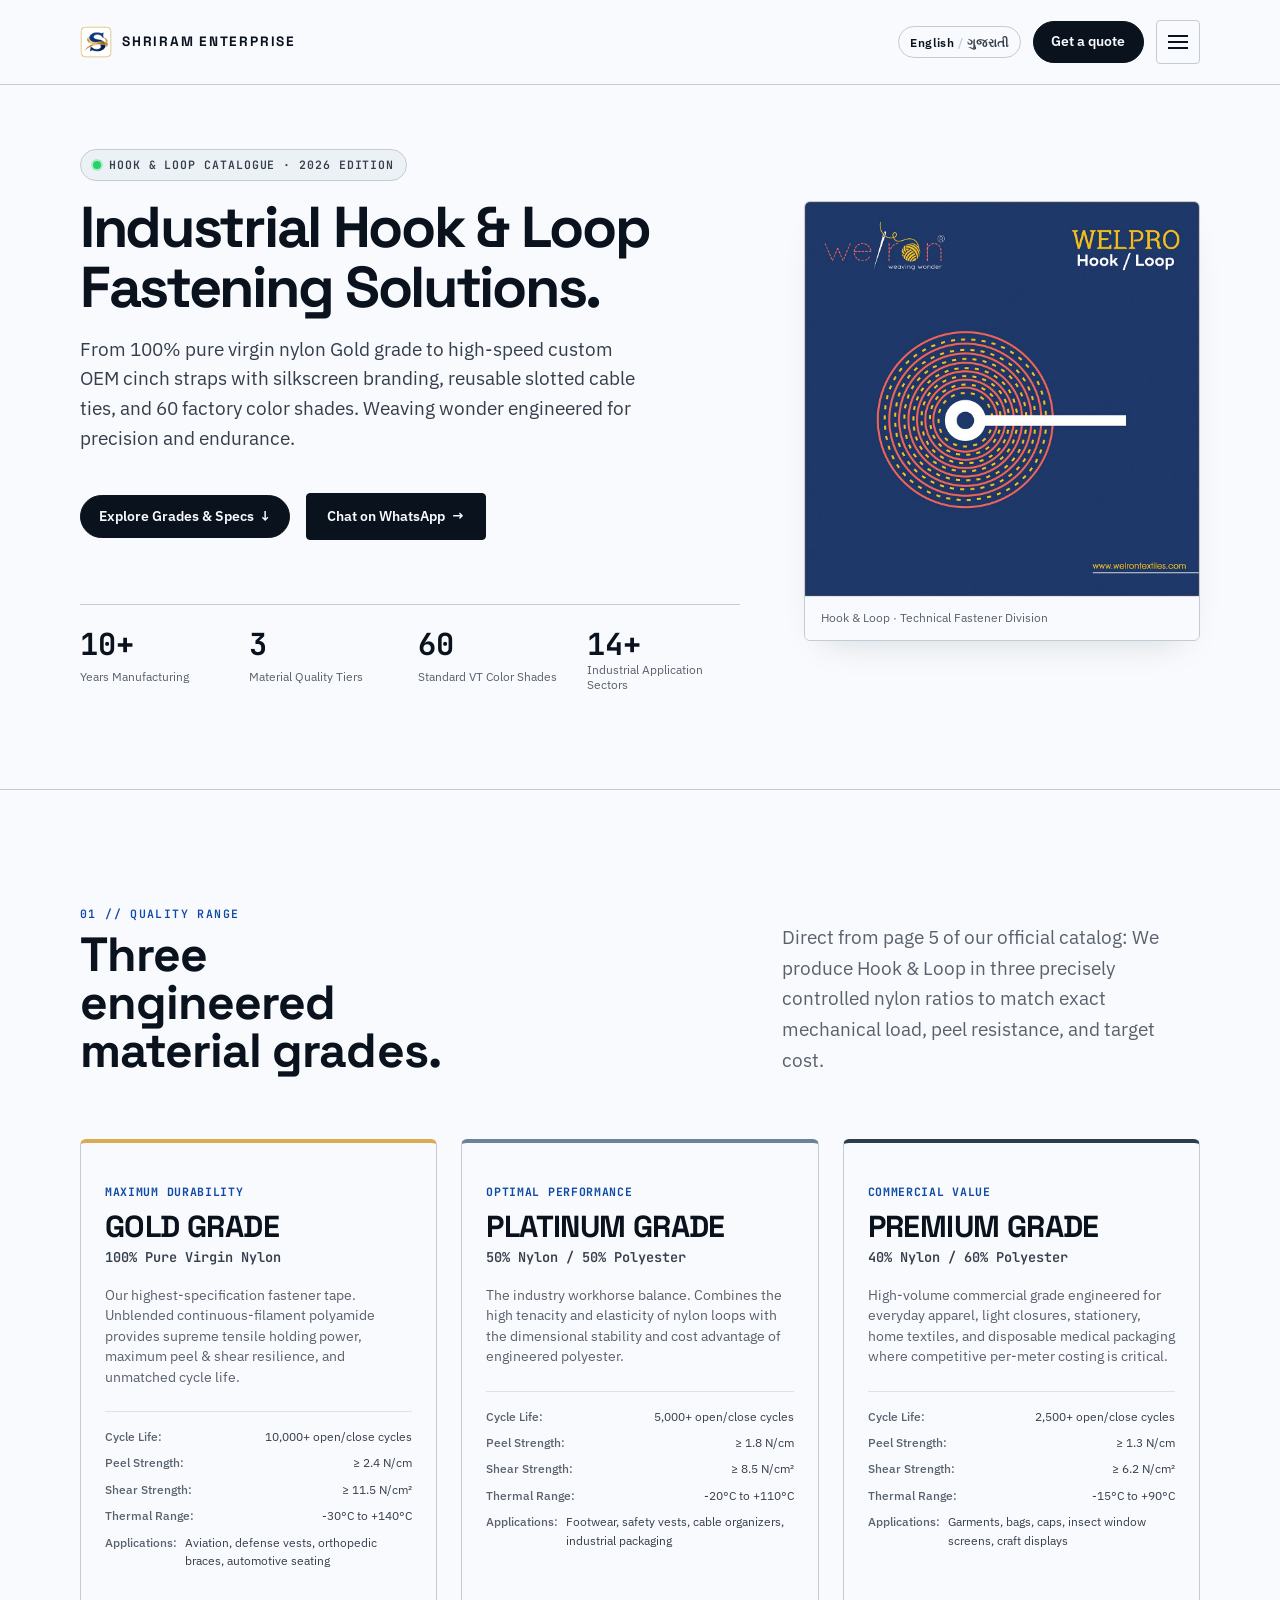
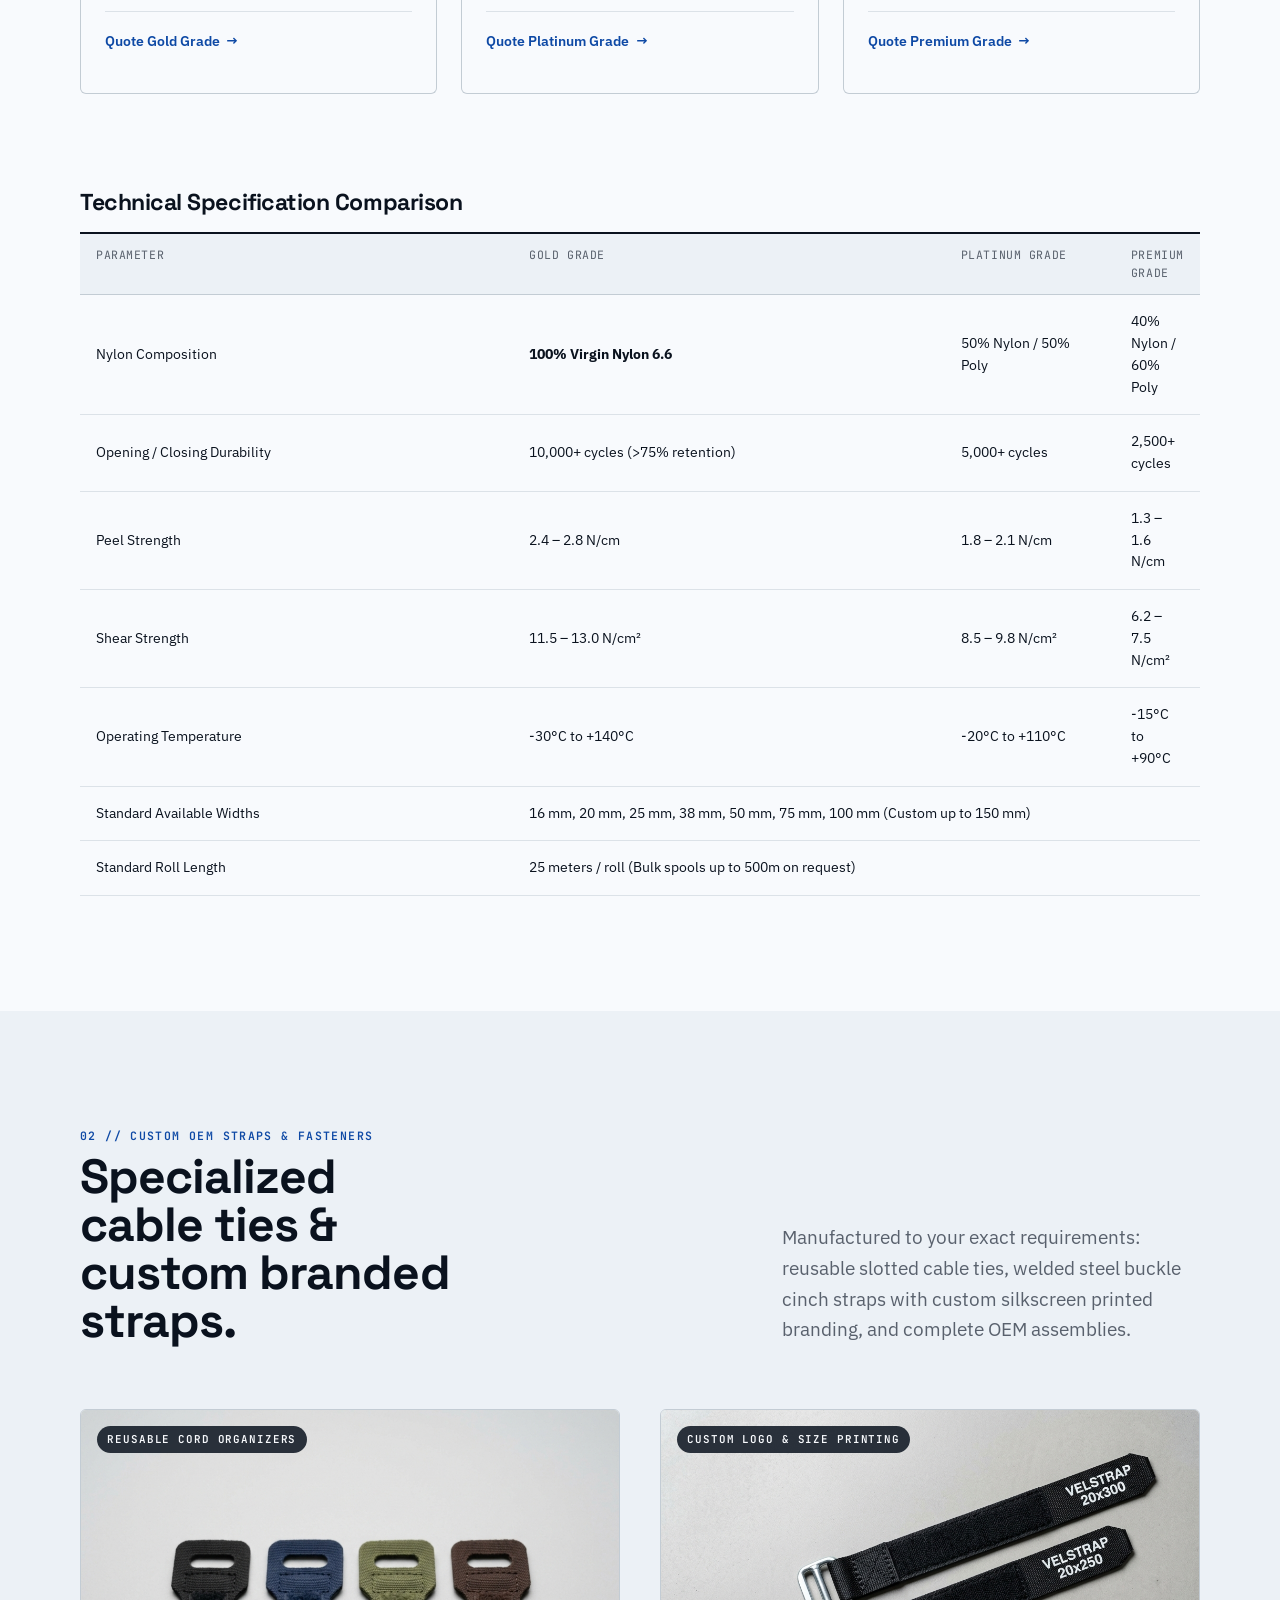
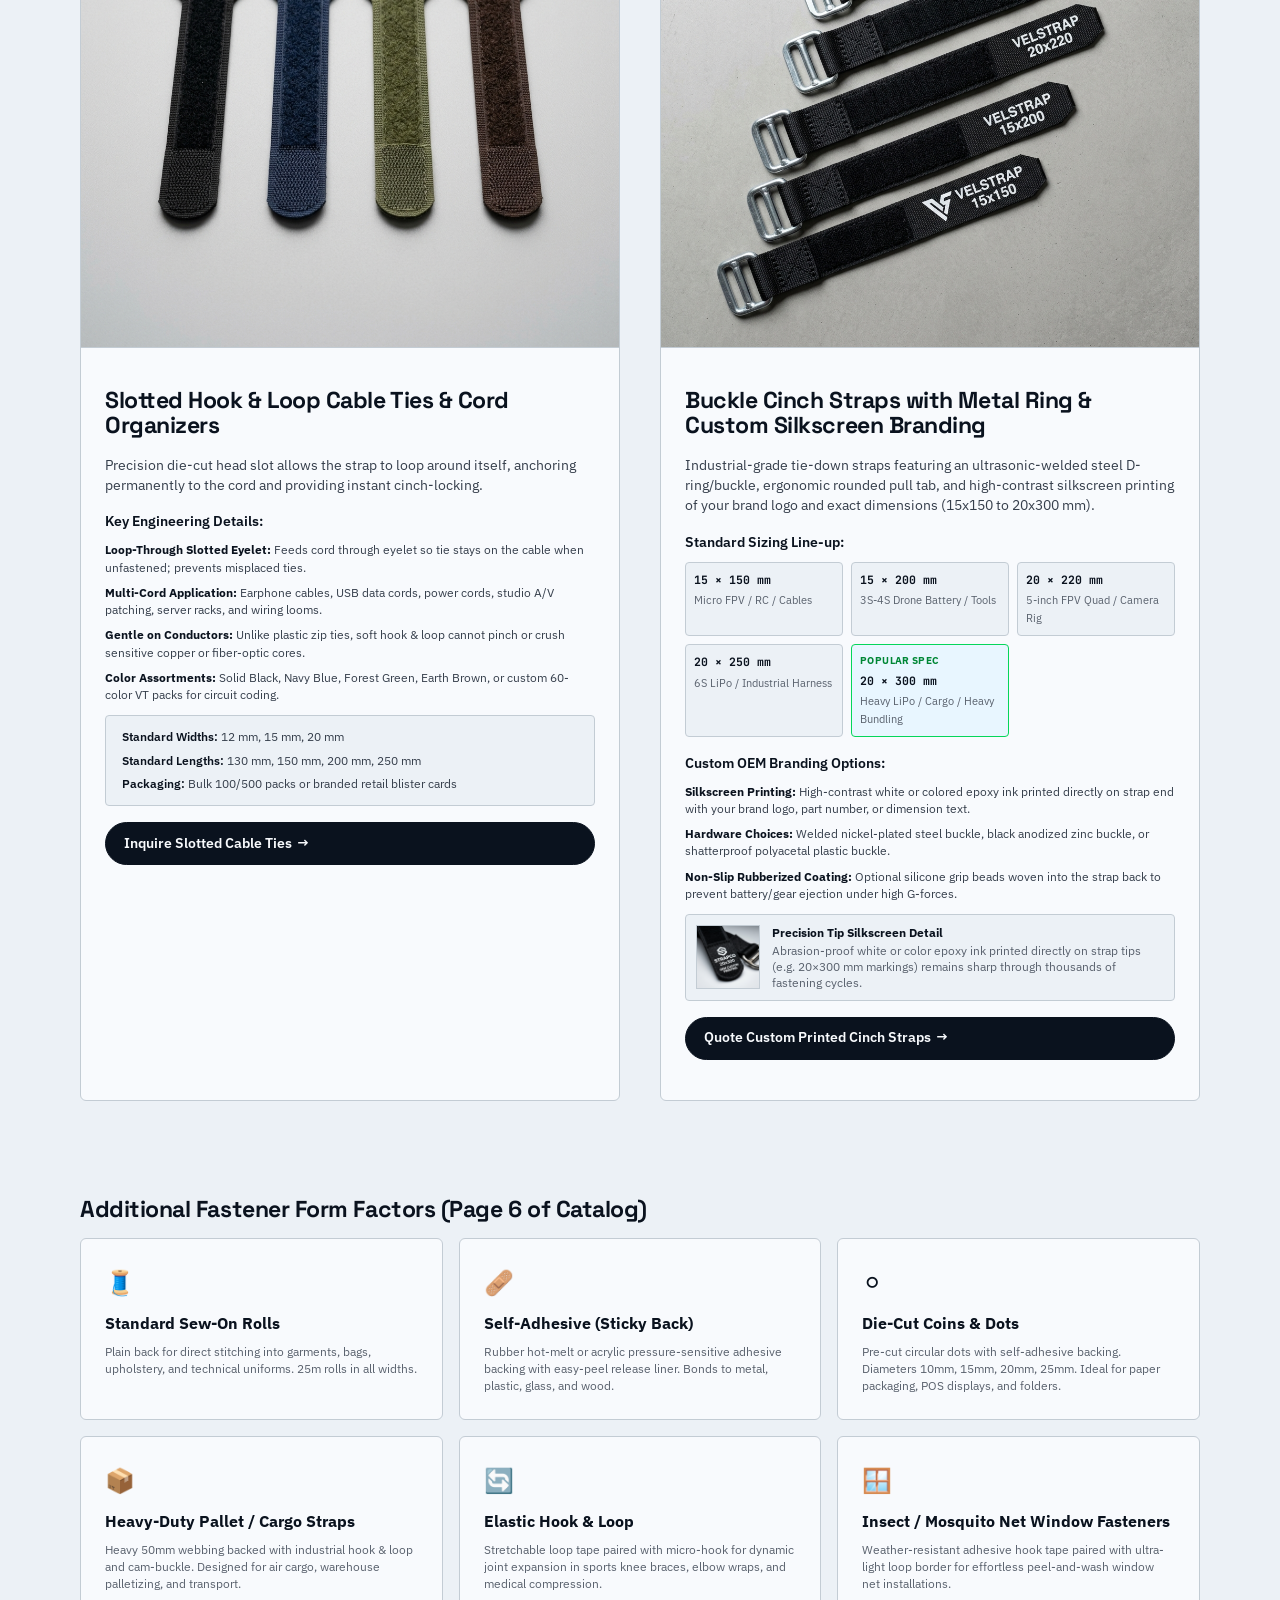
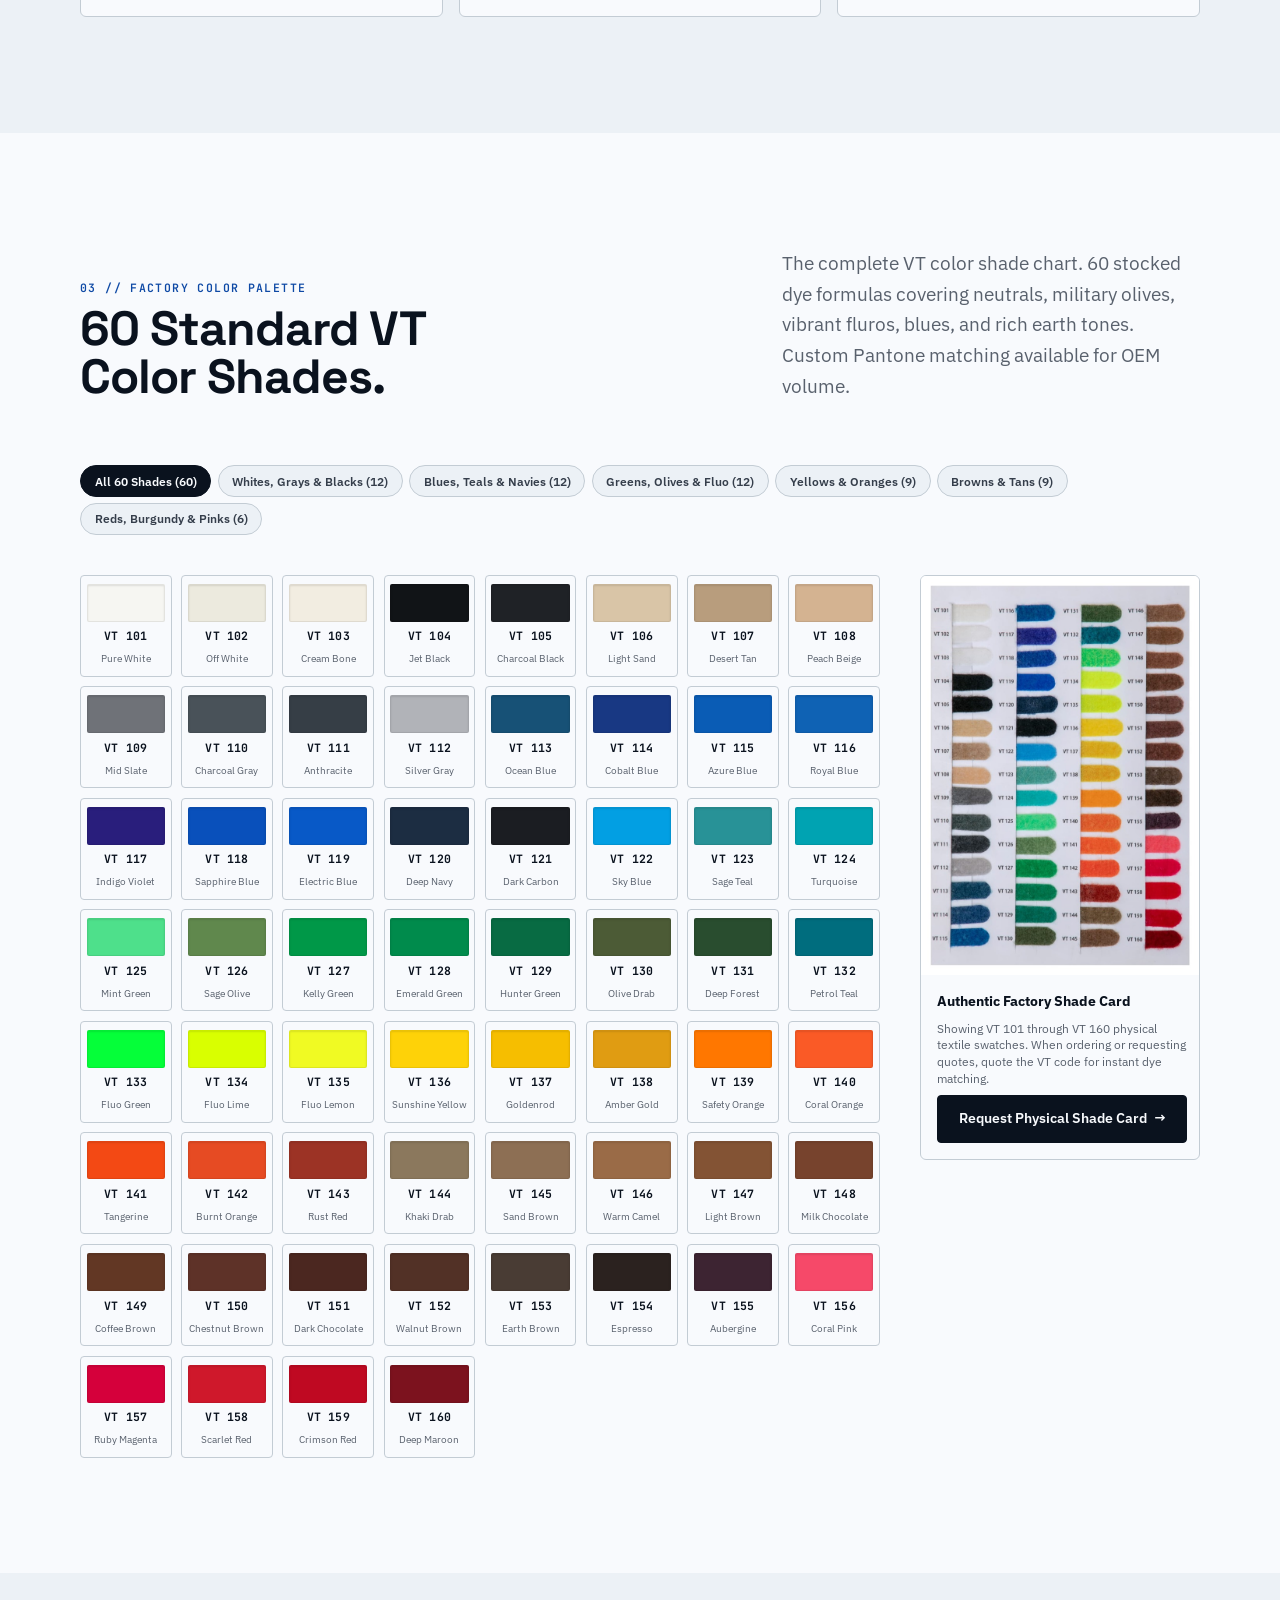
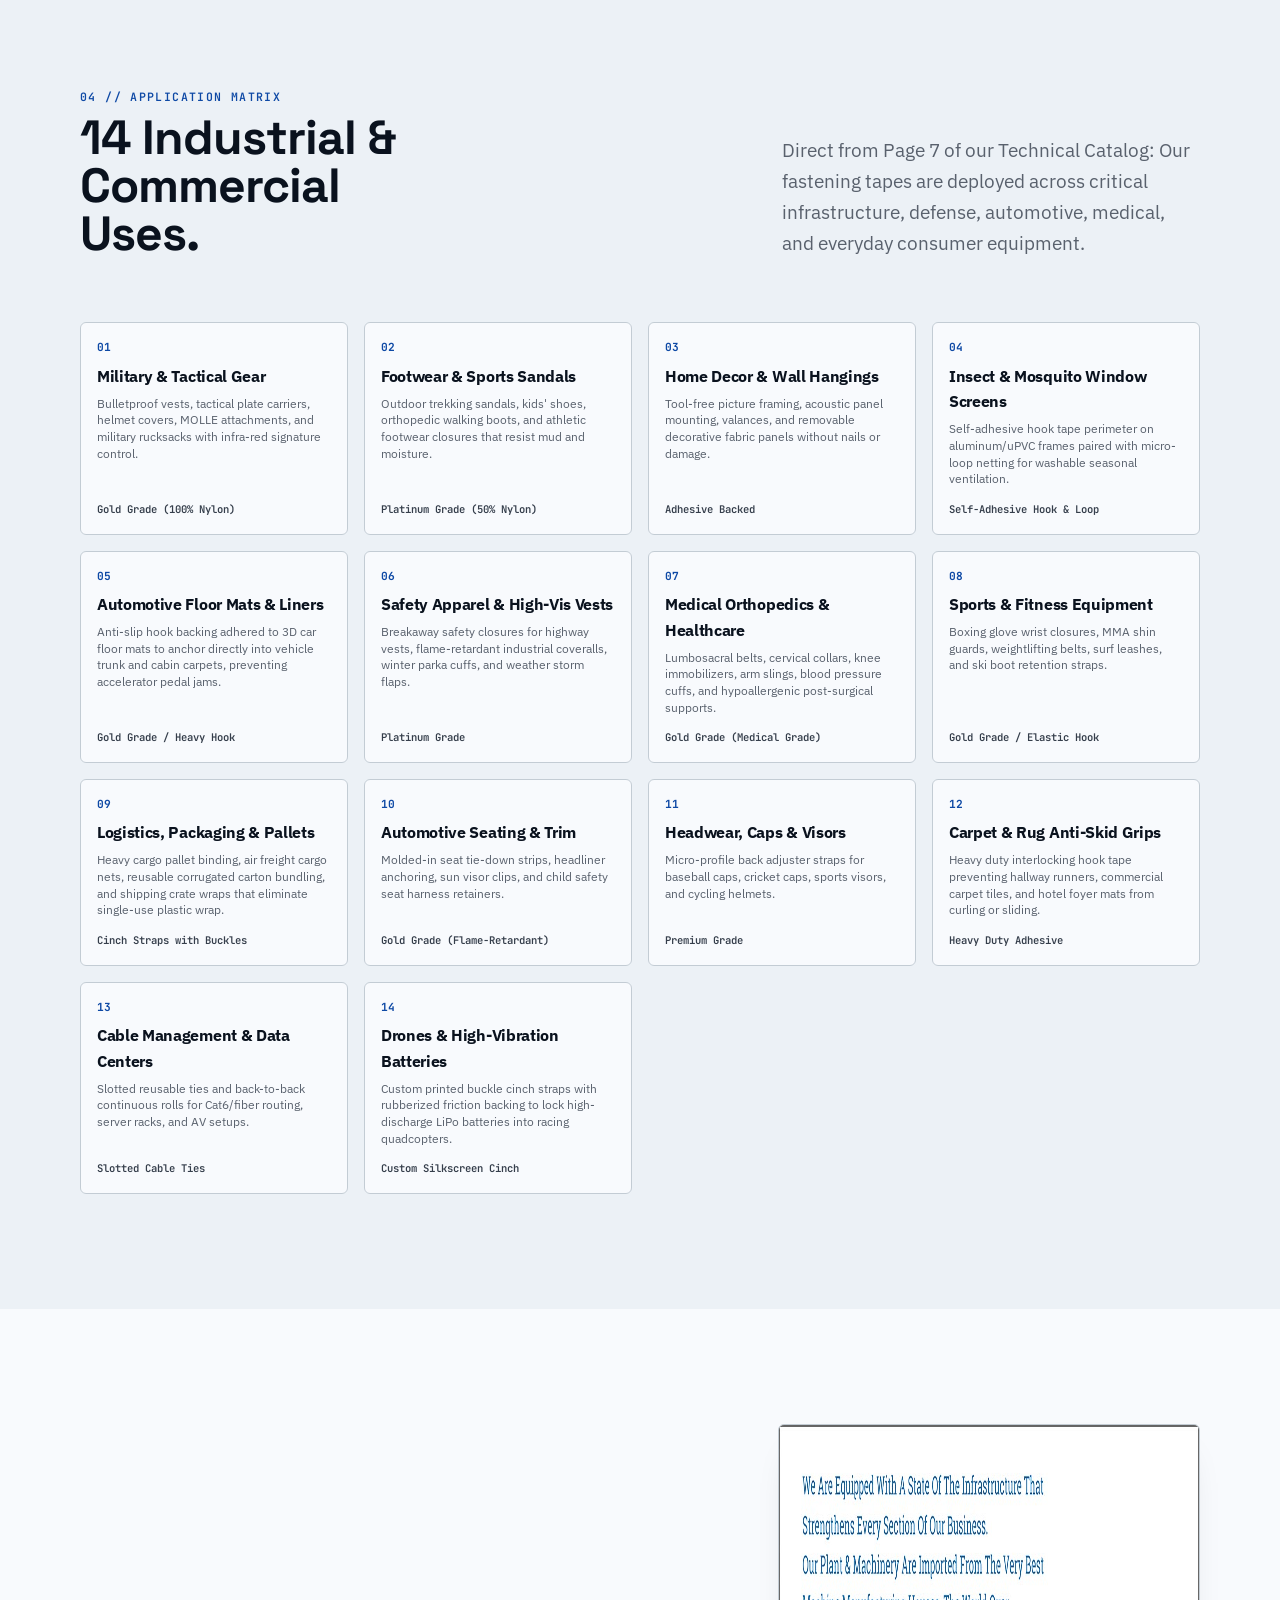
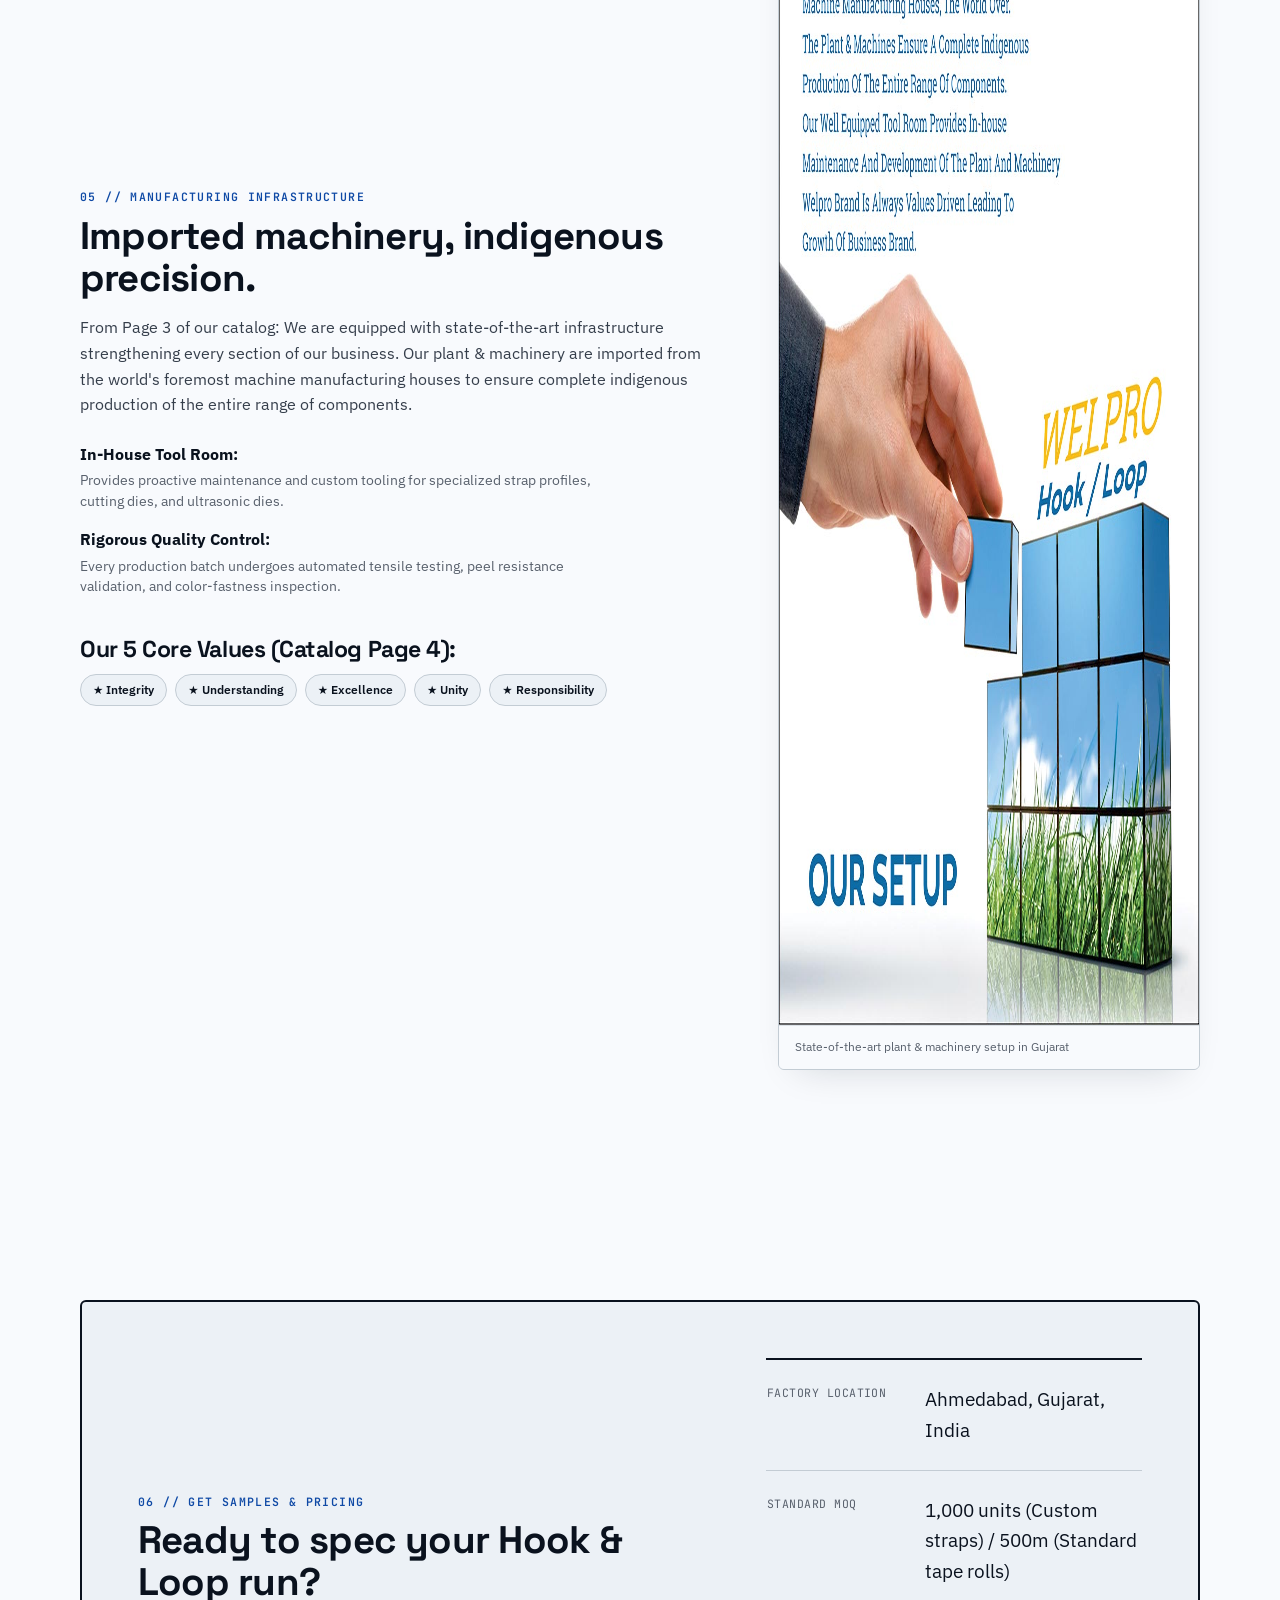
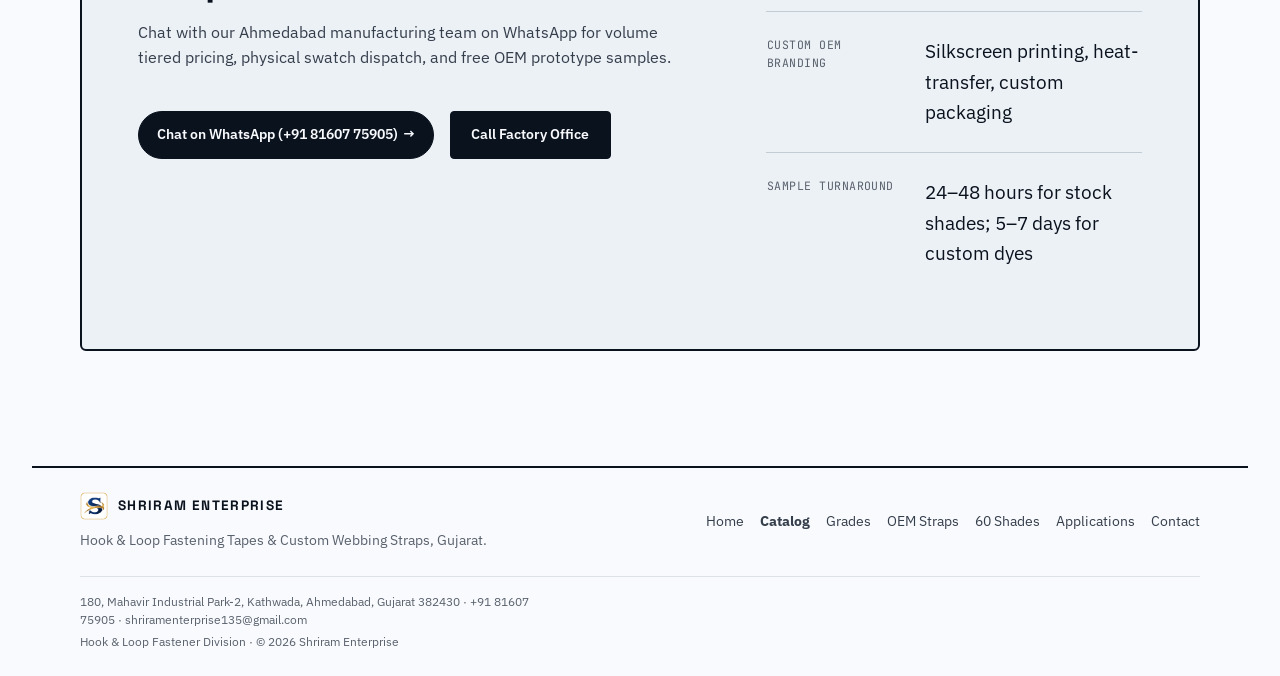
<file: catalog.html>
<!doctype html>
<html lang="en">
<head>
<meta charset="UTF-8">
<meta name="viewport" content="width=device-width, initial-scale=1, viewport-fit=cover">
<title>Hook &amp; Loop Catalog: Product Range, Grades &amp; OEM Straps | Shriram Enterprise</title>
<meta name="description" content="Hook and Loop Fastening Tape catalog by Shriram Enterprise. 100% Nylon Gold, 50% Platinum, 40% Premium grades, custom branded buckle cinch straps, slotted cable ties, and 60 VT color shades. Manufactured in Gujarat, India.">
<meta name="theme-color" content="#0e1b3d">
<link rel="icon" type="image/png" href="assets/images/shriram-badge.png">
<link rel="preconnect" href="https://fonts.googleapis.com">
<link rel="preconnect" href="https://fonts.gstatic.com" crossorigin>
<link href="https://fonts.googleapis.com/css2?family=Space+Grotesk:wght@500;600;700&family=IBM+Plex+Sans:wght@400;500;600&family=JetBrains+Mono:wght@500;600&family=Noto+Sans+Gujarati:wght@400;600;700&display=swap" rel="stylesheet">
<link rel="stylesheet" href="css/tokens.css">
<link rel="stylesheet" href="css/style.css">
</head>
<body class="catalog-page">

<a class="skip-link" href="#main">Skip to content</a>

<!-- ============ NAVIGATION ============ -->
<header class="nav" id="site-nav">
  <div class="nav__inner">
    <a class="nav__brand" href="index.html" style="display:inline-flex;align-items:center;gap:10px"><img src="assets/images/shriram-badge.png" alt="" width="32" height="32" style="border-radius:6px">SHRIRAM ENTERPRISE</a>

    <nav class="nav__center" aria-label="Primary">
      <a class="nav__link" href="index.html"><span class="i18n" data-en="Home" data-gu="હોમ">Home</span></a>
      <a class="nav__link is-current" href="catalog.html"><span class="i18n" data-en="Catalog" data-gu="કૅટેલોગ">Catalog</span></a>
      <a class="nav__link" href="#grades"><span class="i18n" data-en="Material Grades" data-gu="મટિરિયલ ગ્રેડ">Material Grades</span></a>
      <a class="nav__link" href="#references"><span class="i18n" data-en="Custom OEM Straps" data-gu="કસ્ટમ OEM સ્ટ્રેપ">Custom OEM Straps</span></a>
      <a class="nav__link" href="#shades"><span class="i18n" data-en="60-Color Palette" data-gu="૬૦-રંગ શેડ કાર્ડ">60-Color Palette</span></a>
      <a class="nav__link" href="#applications"><span class="i18n" data-en="Applications" data-gu="ઉપયોગો">Applications</span></a>
    </nav>

    <div class="nav__right">
      <button class="lang-toggle" id="lang-toggle" type="button" aria-label="Switch language">
        <span class="lang-toggle__opt is-active" data-lang-opt="en">English</span><span class="lang-toggle__sep">/</span><span class="lang-toggle__opt" data-lang-opt="gu" lang="gu">ગુજરાતી</span>
      </button>
      <a class="btn btn--accent" href="https://wa.me/918160775905?text=Hi%2C%20I%20reviewed%20the%20Hook%20and%20Loop%20catalog%20and%20would%20like%20a%20quote." target="_blank" rel="noopener">
        <span class="i18n" data-en="Get a quote" data-gu="ભાવ મેળવો">Get a quote</span>
      </a>
      <button class="nav__burger" id="nav-burger" type="button" aria-label="Open menu" aria-expanded="false" aria-controls="mobile-sheet">
        <span></span><span></span><span></span>
      </button>
    </div>
  </div>

  <div class="mobile-sheet" id="mobile-sheet" hidden>
    <a class="mobile-sheet__link" href="index.html"><span class="i18n" data-en="Home" data-gu="હોમ">Home</span></a>
    <a class="mobile-sheet__link" href="catalog.html"><strong><span class="i18n" data-en="Catalog" data-gu="કૅટેલોગ">Catalog</span></strong></a>
    <a class="mobile-sheet__link" href="#grades"><span class="i18n" data-en="Material Grades" data-gu="મટિરિયલ ગ્રેડ">Material Grades</span></a>
    <a class="mobile-sheet__link" href="#references"><span class="i18n" data-en="Custom OEM Straps" data-gu="કસ્ટમ OEM સ્ટ્રેપ">Custom OEM Straps</span></a>
    <a class="mobile-sheet__link" href="#shades"><span class="i18n" data-en="60-Color Palette" data-gu="૬૦-રંગ શેડ કાર્ડ">60-Color Palette</span></a>
    <a class="mobile-sheet__link" href="#applications"><span class="i18n" data-en="Applications" data-gu="ઉપયોગો">Applications</span></a>
    <a class="mobile-sheet__link" href="#quote"><span class="i18n" data-en="Get a Quote" data-gu="ભાવ મેળવો">Get a Quote</span></a>
    <a class="mobile-sheet__link" href="index.html#contact"><span class="i18n" data-en="Contact Us" data-gu="સંપર્ક કરો">Contact Us</span></a>
  </div>
</header>

<main id="main">

  <!-- ============ CATALOG HERO ============ -->
  <section class="cat-hero" id="top">
    <div class="cat-hero__inner">
      <div class="cat-hero__content">
        <div class="cat-badge">
          <span class="cat-badge__dot"></span>
          <span class="i18n" data-en="HOOK &amp; LOOP CATALOGUE · 2026 EDITION" data-gu="હૂક અને લૂપ કૅટેલોગ · ૨૦૨૬ આવૃત્તિ">HOOK &amp; LOOP CATALOGUE · 2026 EDITION</span>
        </div>
        <h1 class="cat-hero__title">
          <span class="i18n" data-en="Industrial Hook &amp; Loop Fastening Solutions." data-gu="ઔદ્યોગિક હૂક અને લૂપ ફાસ્ટનિંગ સોલ્યુશન્સ.">Industrial Hook &amp; Loop Fastening Solutions.</span>
        </h1>
        <p class="cat-hero__lede">
          <span class="i18n" data-en="From 100% pure virgin nylon Gold grade to high-speed custom OEM cinch straps with silkscreen branding, reusable slotted cable ties, and 60 factory color shades. Weaving wonder engineered for precision and endurance." data-gu="૧૦૦% પ્યોર વર્જિન નાયલોન ગોલ્ડ ગ્રેડથી લઈને સિલ્કસ્ક્રીન બ્રાન્ડિંગ સાથે હાઇ-સ્પીડ કસ્ટમ OEM સિન્ચ સ્ટ્રેપ, ફરીથી વાપરી શકાય તેવી સ્લોટેડ કેબલ ટાઈ અને ૬૦ ફેક્ટરી કલર શેડ્સ. ચોકસાઈ અને મજબૂતી માટે એન્જિનિયર્ડ વણાટ.">From 100% pure virgin nylon Gold grade to high-speed custom OEM cinch straps with silkscreen branding, reusable slotted cable ties, and 60 factory color shades. Weaving wonder engineered for precision and endurance.</span>
        </p>

        <div class="cat-hero__actions">
          <a class="btn btn--accent" href="#grades">
            <span class="i18n" data-en="Explore Grades &amp; Specs" data-gu="ગ્રેડ અને સ્પેક્સ જુઓ">Explore Grades &amp; Specs</span> ↓
          </a>
          <a class="cta-outline" href="https://wa.me/918160775905?text=Hi%2C%20I%20reviewed%20the%20Hook%20and%20Loop%20catalog%20and%20would%20like%20a%20quote." target="_blank" rel="noopener">
            <span class="i18n" data-en="Chat on WhatsApp" data-gu="WhatsApp પર વાત કરો">Chat on WhatsApp</span> →
          </a>
        </div>

        <div class="cat-stats-row tnum">
          <div class="cat-stat">
            <span class="cat-stat__num">10+</span>
            <span class="cat-stat__lbl"><span class="i18n" data-en="Years Manufacturing" data-gu="વર્ષોનો ઉત્પાદન અનુભવ">Years Manufacturing</span></span>
          </div>
          <div class="cat-stat">
            <span class="cat-stat__num">3</span>
            <span class="cat-stat__lbl"><span class="i18n" data-en="Material Quality Tiers" data-gu="મટીરિયલ ક્વોલિટી ગ્રેડ">Material Quality Tiers</span></span>
          </div>
          <div class="cat-stat">
            <span class="cat-stat__num">60</span>
            <span class="cat-stat__lbl"><span class="i18n" data-en="Standard VT Color Shades" data-gu="સ્ટાન્ડર્ડ VT કલર શેડ્સ">Standard VT Color Shades</span></span>
          </div>
          <div class="cat-stat">
            <span class="cat-stat__num">14+</span>
            <span class="cat-stat__lbl"><span class="i18n" data-en="Industrial Application Sectors" data-gu="ઔદ્યોગિક ક્ષેત્રો">Industrial Application Sectors</span></span>
          </div>
        </div>
      </div>

      <div class="cat-hero__preview">
        <div class="cat-preview-card">
          <img src="assets/images/catalog-page-000.png" alt="Hook and Loop Technical Product Catalog Front Page" class="cat-preview-img" width="1200" height="1200">
          <div class="cat-preview-caption">
            <span class="i18n" data-en="Hook &amp; Loop · Technical Fastener Division" data-gu="હૂક / લૂપ · ટેકનિકલ ફાસ્ટનર ડિવિઝન">Hook &amp; Loop · Technical Fastener Division</span>
          </div>
        </div>
      </div>
    </div>
  </section>

  <!-- ============ SECTION 1: MATERIAL QUALITY TIERS ============ -->
  <section class="section" id="grades">
    <header class="head-hang">
      <div>
        <p class="section-tag tnum"><span class="i18n" data-en="01 // QUALITY RANGE" data-gu="૦૧ // ગુણવત્તા શ્રેણી">01 // QUALITY RANGE</span></p>
        <h2><span class="i18n" data-en="Three engineered material grades." data-gu="ત્રણ એન્જિનિયર્ડ મટિરિયલ ગ્રેડ.">Three engineered material grades.</span></h2>
      </div>
      <p class="head-hang__lede muted">
        <span class="i18n" data-en="Direct from page 5 of our official catalog: We produce Hook &amp; Loop in three precisely controlled nylon ratios to match exact mechanical load, peel resistance, and target cost." data-gu="અમારા સત્તાવાર કૅટેલોગના પાના ૫ પરથી: અમે ચોક્કસ મિકેનિકલ લોડ, પીલ રેઝિસ્ટન્સ અને ટાર્ગેટ કિંમત અનુસાર ત્રણ નિયંત્રિત નાયલોન રેશિયોમાં હૂક અને લૂપ બનાવીએ છીએ.">Direct from page 5 of our official catalog: We produce Hook &amp; Loop in three precisely controlled nylon ratios to match exact mechanical load, peel resistance, and target cost.</span>
      </p>
    </header>

    <!-- 3 Tier Cards -->
    <div class="grades-grid">
      <!-- Tier 1: GOLD GRADE -->
      <article class="grade-card grade-card--gold">
        <div class="grade-card__badge"><span class="i18n" data-en="MAXIMUM DURABILITY" data-gu="મહત્તમ ટકાઉપણું">MAXIMUM DURABILITY</span></div>
        <h3 class="grade-card__title">GOLD GRADE</h3>
        <p class="grade-card__ratio"><span class="i18n" data-en="100% Pure Virgin Nylon" data-gu="૧૦૦% પ્યોર વર્જિન નાયલોન">100% Pure Virgin Nylon</span></p>
        <p class="grade-card__desc">
          <span class="i18n" data-en="Our highest-specification fastener tape. Unblended continuous-filament polyamide provides supreme tensile holding power, maximum peel &amp; shear resilience, and unmatched cycle life." data-gu="અમારી સર્વોચ્ચ સ્પષ્ટીકરણ ફાસ્ટનર ટેપ. અખંડ પોલિમાઇડ ફિલામેન્ટ ઉત્કૃષ્ટ ટેન્સાઇલ હોલ્ડિંગ, મહત્તમ પીલ અને શીયર રેઝિસ્ટન્સ અને ૧૦,૦૦૦+ સાયકલ લાઇફ આપે છે.">Our highest-specification fastener tape. Unblended continuous-filament polyamide provides supreme tensile holding power, maximum peel &amp; shear resilience, and unmatched cycle life.</span>
        </p>
        <ul class="grade-card__specs tnum">
          <li><strong>Cycle Life:</strong> 10,000+ open/close cycles</li>
          <li><strong>Peel Strength:</strong> ≥ 2.4 N/cm</li>
          <li><strong>Shear Strength:</strong> ≥ 11.5 N/cm²</li>
          <li><strong>Thermal Range:</strong> -30°C to +140°C</li>
          <li><strong>Applications:</strong> Aviation, defense vests, orthopedic braces, automotive seating</li>
        </ul>
        <div class="grade-card__footer">
          <a class="grade-card__btn" href="https://wa.me/918160775905?text=Hi%2C%20I%27d%20like%20a%20quote%20for%20Gold%20Grade%20100%25%20Nylon%20Hook%20and%20Loop." target="_blank" rel="noopener">
            <span class="i18n" data-en="Quote Gold Grade" data-gu="ગોલ્ડ ગ્રેડ ભાવ પૂછો">Quote Gold Grade</span> →
          </a>
        </div>
      </article>

      <!-- Tier 2: PLATINUM GRADE -->
      <article class="grade-card grade-card--platinum">
        <div class="grade-card__badge"><span class="i18n" data-en="OPTIMAL PERFORMANCE" data-gu="શ્રેષ્ઠ સંતુલિત કામગીરી">OPTIMAL PERFORMANCE</span></div>
        <h3 class="grade-card__title">PLATINUM GRADE</h3>
        <p class="grade-card__ratio"><span class="i18n" data-en="50% Nylon / 50% Polyester" data-gu="૫૦% નાયલોન / ૫૦% પોલિએસ્ટર">50% Nylon / 50% Polyester</span></p>
        <p class="grade-card__desc">
          <span class="i18n" data-en="The industry workhorse balance. Combines the high tenacity and elasticity of nylon loops with the dimensional stability and cost advantage of engineered polyester." data-gu="ઉદ્યોગનો સૌથી લોકપ્રિય બેલેન્સ. નાયલોન લૂપની ઊંચી મજબૂતી અને લવચીકતાને એન્જિનિયર્ડ પોલિએસ્ટરની સ્થિરતા અને કિફાયતી કિંમત સાથે જોડે છે.">The industry workhorse balance. Combines the high tenacity and elasticity of nylon loops with the dimensional stability and cost advantage of engineered polyester.</span>
        </p>
        <ul class="grade-card__specs tnum">
          <li><strong>Cycle Life:</strong> 5,000+ open/close cycles</li>
          <li><strong>Peel Strength:</strong> ≥ 1.8 N/cm</li>
          <li><strong>Shear Strength:</strong> ≥ 8.5 N/cm²</li>
          <li><strong>Thermal Range:</strong> -20°C to +110°C</li>
          <li><strong>Applications:</strong> Footwear, safety vests, cable organizers, industrial packaging</li>
        </ul>
        <div class="grade-card__footer">
          <a class="grade-card__btn" href="https://wa.me/918160775905?text=Hi%2C%20I%27d%20like%20a%20quote%20for%20Platinum%20Grade%2050%25%20Nylon%20Hook%20and%20Loop." target="_blank" rel="noopener">
            <span class="i18n" data-en="Quote Platinum Grade" data-gu="પ્લેટિનમ ગ્રેડ ભાવ પૂછો">Quote Platinum Grade</span> →
          </a>
        </div>
      </article>

      <!-- Tier 3: PREMIUM GRADE -->
      <article class="grade-card grade-card--premium">
        <div class="grade-card__badge"><span class="i18n" data-en="COMMERCIAL VALUE" data-gu="કોમર્શિયલ કિફાયતી ગ્રેડ">COMMERCIAL VALUE</span></div>
        <h3 class="grade-card__title">PREMIUM GRADE</h3>
        <p class="grade-card__ratio"><span class="i18n" data-en="40% Nylon / 60% Polyester" data-gu="૪૦% નાયલોન / ૬૦% પોલિએસ્ટર">40% Nylon / 60% Polyester</span></p>
        <p class="grade-card__desc">
          <span class="i18n" data-en="High-volume commercial grade engineered for everyday apparel, light closures, stationery, home textiles, and disposable medical packaging where competitive per-meter costing is critical." data-gu="રોજિંદા ગારમેન્ટ્સ, લાઇટ ક્લોઝર્સ, સ્ટેશનરી, હોમ ટેક્સટાઇલ અને પેકેજિંગ માટે એન્જિનિયર્ડ હાઇ-વોલ્યુમ કોમર્શિયલ ગ્રેડ જ્યાં સ્પર્ધાત્મક મીટર દીઠ કિંમત મહત્વપૂર્ણ છે.">High-volume commercial grade engineered for everyday apparel, light closures, stationery, home textiles, and disposable medical packaging where competitive per-meter costing is critical.</span>
        </p>
        <ul class="grade-card__specs tnum">
          <li><strong>Cycle Life:</strong> 2,500+ open/close cycles</li>
          <li><strong>Peel Strength:</strong> ≥ 1.3 N/cm</li>
          <li><strong>Shear Strength:</strong> ≥ 6.2 N/cm²</li>
          <li><strong>Thermal Range:</strong> -15°C to +90°C</li>
          <li><strong>Applications:</strong> Garments, bags, caps, insect window screens, craft displays</li>
        </ul>
        <div class="grade-card__footer">
          <a class="grade-card__btn" href="https://wa.me/918160775905?text=Hi%2C%20I%27d%20like%20a%20quote%20for%20Premium%20Grade%2040%25%20Nylon%20Hook%20and%20Loop." target="_blank" rel="noopener">
            <span class="i18n" data-en="Quote Premium Grade" data-gu="પ્રીમિયમ ગ્રેડ ભાવ પૂછો">Quote Premium Grade</span> →
          </a>
        </div>
      </article>
    </div>

    <!-- Comparative Table -->
    <div class="cat-table-wrap">
      <h3 class="cat-table-title"><span class="i18n" data-en="Technical Specification Comparison" data-gu="તકનીકી સ્પષ્ટીકરણ સરખામણી">Technical Specification Comparison</span></h3>
      <table class="spec-sheet tnum cat-table">
        <thead>
          <tr>
            <th><span class="i18n" data-en="Parameter" data-gu="પરિમાણ">Parameter</span></th>
            <th>GOLD GRADE</th>
            <th>PLATINUM GRADE</th>
            <th>PREMIUM GRADE</th>
          </tr>
        </thead>
        <tbody>
          <tr>
            <td><span class="i18n" data-en="Nylon Composition" data-gu="નાયલોન પ્રમાણ">Nylon Composition</span></td>
            <td><strong>100% Virgin Nylon 6.6</strong></td>
            <td>50% Nylon / 50% Poly</td>
            <td>40% Nylon / 60% Poly</td>
          </tr>
          <tr>
            <td><span class="i18n" data-en="Opening / Closing Durability" data-gu="ખુલવા / બંધ થવાની ક્ષમતા">Opening / Closing Durability</span></td>
            <td>10,000+ cycles (&gt;75% retention)</td>
            <td>5,000+ cycles</td>
            <td>2,500+ cycles</td>
          </tr>
          <tr>
            <td><span class="i18n" data-en="Peel Strength" data-gu="પીલ સ્ટ્રેન્થ">Peel Strength</span></td>
            <td>2.4 – 2.8 N/cm</td>
            <td>1.8 – 2.1 N/cm</td>
            <td>1.3 – 1.6 N/cm</td>
          </tr>
          <tr>
            <td><span class="i18n" data-en="Shear Strength" data-gu="શીયર સ્ટ્રેન્થ">Shear Strength</span></td>
            <td>11.5 – 13.0 N/cm²</td>
            <td>8.5 – 9.8 N/cm²</td>
            <td>6.2 – 7.5 N/cm²</td>
          </tr>
          <tr>
            <td><span class="i18n" data-en="Operating Temperature" data-gu="ઓપરેટિંગ તાપમાન">Operating Temperature</span></td>
            <td>-30°C to +140°C</td>
            <td>-20°C to +110°C</td>
            <td>-15°C to +90°C</td>
          </tr>
          <tr>
            <td><span class="i18n" data-en="Standard Available Widths" data-gu="પ્રમાણભૂત પહોળાઈ">Standard Available Widths</span></td>
            <td colspan="3">16 mm, 20 mm, 25 mm, 38 mm, 50 mm, 75 mm, 100 mm (Custom up to 150 mm)</td>
          </tr>
          <tr>
            <td><span class="i18n" data-en="Standard Roll Length" data-gu="રોલ લંબાઈ">Standard Roll Length</span></td>
            <td colspan="3">25 meters / roll (Bulk spools up to 500m on request)</td>
          </tr>
        </tbody>
      </table>
    </div>
  </section>

  <!-- ============ SECTION 2: CUSTOM OEM STRAPS & CABLE TIES ============ -->
  <section class="section section--tint" id="references">
    <header class="head-hang">
      <div>
        <p class="section-tag tnum"><span class="i18n" data-en="02 // CUSTOM OEM STRAPS &amp; FASTENERS" data-gu="૦૨ // કસ્ટમ OEM સ્ટ્રેપ અને ફાસ્ટનર્સ">02 // CUSTOM OEM STRAPS &amp; FASTENERS</span></p>
        <h2><span class="i18n" data-en="Specialized cable ties &amp; custom branded straps." data-gu="વિશિષ્ટ કેબલ ટાઈ અને કસ્ટમ બ્રાન્ડેડ સ્ટ્રેપ.">Specialized cable ties &amp; custom branded straps.</span></h2>
      </div>
      <p class="head-hang__lede muted">
        <span class="i18n" data-en="Manufactured to your exact requirements: reusable slotted cable ties, welded steel buckle cinch straps with custom silkscreen printed branding, and complete OEM assemblies." data-gu="તમારી ચોક્કસ જરૂરિયાતો મુજબ નિર્મિત: ફરીથી વાપરી શકાય તેવી સ્લોટેડ કેબલ ટાઈ, કસ્ટમ સિલ્કસ્ક્રીન પ્રિન્ટેડ બ્રાન્ડિંગ સાથે વેલ્ડેડ સ્ટીલ બકલ સિન્ચ સ્ટ્રેપ અને સંપૂર્ણ OEM એસેમ્બલીઝ.">Manufactured to your exact requirements: reusable slotted cable ties, welded steel buckle cinch straps with custom silkscreen printed branding, and complete OEM assemblies.</span>
      </p>
    </header>

    <div class="ref-feature-grid">

      <!-- PRODUCT: SLOTTED CABLE TIES -->
      <article class="ref-card">
        <div class="ref-card__media">
          <img src="assets/images/cable-ties-organizer.jpg" alt="Slotted Hook and Loop Cable Organizer Ties in multiple colors" width="1024" height="1024">
          <div class="ref-card__pill"><span class="i18n" data-en="REUSABLE CORD ORGANIZERS" data-gu="રીયૂઝેબલ કોર્ડ ઓર્ગેનાઈઝર્સ">REUSABLE CORD ORGANIZERS</span></div>
        </div>
        <div class="ref-card__body">
          <h3 class="ref-card__title">
            <span class="i18n" data-en="Slotted Hook &amp; Loop Cable Ties &amp; Cord Organizers" data-gu="સ્લોટેડ હૂક અને લૂપ કેબલ ટાઈ અને કોર્ડ ઓર્ગેનાઈઝર્સ">Slotted Hook &amp; Loop Cable Ties &amp; Cord Organizers</span>
          </h3>
          <p class="ref-card__lead">
            <span class="i18n" data-en="Precision die-cut head slot allows the strap to loop around itself, anchoring permanently to the cord and providing instant cinch-locking." data-gu="ચોક્કસ ડાઇ-કટ હેડ સ્લોટ સ્ટ્રેપને પોતાની આસપાસ લૂપ કરવા દે છે, કોર્ડ સાથે સુરક્ષિત રીતે બંધાઈ રહે છે અને ઝડપી લોકિંગ આપે છે.">Precision die-cut head slot allows the strap to loop around itself, anchoring permanently to the cord and providing instant cinch-locking.</span>
          </p>

          <div class="ref-card__details">
            <h4 class="ref-card__subhead"><span class="i18n" data-en="Key Engineering Details:" data-gu="મુખ્ય એન્જિનિયરિંગ વિગતો:">Key Engineering Details:</span></h4>
            <ul class="ref-card__checklist">
              <li><strong><span class="i18n" data-en="Loop-Through Slotted Eyelet:" data-gu="લૂપ-થ્રુ સ્લોટેડ આઇલેટ:">Loop-Through Slotted Eyelet:</span></strong> <span class="i18n" data-en="Feeds cord through eyelet so tie stays on the cable when unfastened; prevents misplaced ties." data-gu="આઇલેટમાંથી કોર્ડ પસાર થાય છે જેથી અનફાસ્ટન કરતી વખતે ટાઈ કેબલ પર જ રહે છે.">Feeds cord through eyelet so tie stays on the cable when unfastened; prevents misplaced ties.</span></li>
              <li><strong><span class="i18n" data-en="Multi-Cord Application:" data-gu="મલ્ટી-કોર્ડ ઉપયોગ:">Multi-Cord Application:</span></strong> <span class="i18n" data-en="Earphone cables, USB data cords, power cords, studio A/V patching, server racks, and wiring looms." data-gu="ઇયરફોન કેબલ, USB ડેટા કોર્ડ, પાવર કેબલ, સર્વર રેક્સ અને વાયરિંગ લૂમ્સ.">Earphone cables, USB data cords, power cords, studio A/V patching, server racks, and wiring looms.</span></li>
              <li><strong><span class="i18n" data-en="Gentle on Conductors:" data-gu="વાયર માટે સુરક્ષિત:">Gentle on Conductors:</span></strong> <span class="i18n" data-en="Unlike plastic zip ties, soft hook &amp; loop cannot pinch or crush sensitive copper or fiber-optic cores." data-gu="પ્લાસ્ટિક ઝિપ ટાઈથી વિપરીત, સોફ્ટ હૂક અને લૂપ કોપર અથવા ફાઈબર ઓપ્ટિક વાયરને નુકસાન પહોંચાડતું નથી.">Unlike plastic zip ties, soft hook &amp; loop cannot pinch or crush sensitive copper or fiber-optic cores.</span></li>
              <li><strong><span class="i18n" data-en="Color Assortments:" data-gu="કલર વિકલ્પો:">Color Assortments:</span></strong> <span class="i18n" data-en="Solid Black, Navy Blue, Forest Green, Earth Brown, or custom 60-color VT packs for circuit coding." data-gu="બ્લેક, નેવી બ્લુ, ગ્રીન, બ્રાઉન અથવા સર્કિટ કોડિંગ માટે ૬૦ VT રંગોમાં ઉપલબ્ધ.">Solid Black, Navy Blue, Forest Green, Earth Brown, or custom 60-color VT packs for circuit coding.</span></li>
            </ul>

            <div class="ref-card__meta-table tnum">
              <div><span>Standard Widths:</span> 12 mm, 15 mm, 20 mm</div>
              <div><span>Standard Lengths:</span> 130 mm, 150 mm, 200 mm, 250 mm</div>
              <div><span>Packaging:</span> Bulk 100/500 packs or branded retail blister cards</div>
            </div>
          </div>

          <a class="btn btn--accent" href="https://wa.me/918160775905?text=Hi%2C%20I%20want%20to%20order%20Slotted%20Hook%20and%20Loop%20Cable%20Ties." target="_blank" rel="noopener">
            <span class="i18n" data-en="Inquire Slotted Cable Ties" data-gu="સ્લોટેડ કેબલ ટાઈ માટે પૂછપરછ">Inquire Slotted Cable Ties</span> →
          </a>
        </div>
      </article>

      <!-- PRODUCT: CUSTOM CINCH STRAPS WITH SILKSCREEN BRANDING -->
      <article class="ref-card">
        <div class="ref-card__media">
          <img src="assets/images/custom-cinch-straps-buckle.jpg" alt="Buckle Cinch Straps with Metal Ring and Custom Silkscreen Printed Logo and Dimensions 15x150 to 20x300" width="1024" height="1024">
          <div class="ref-card__pill"><span class="i18n" data-en="CUSTOM LOGO &amp; SIZE PRINTING" data-gu="કસ્ટમ લોગો અને સાઇઝ પ્રિન્ટિંગ">CUSTOM LOGO &amp; SIZE PRINTING</span></div>
        </div>
        <div class="ref-card__body">
          <h3 class="ref-card__title">
            <span class="i18n" data-en="Buckle Cinch Straps with Metal Ring &amp; Custom Silkscreen Branding" data-gu="મેટલ રિંગ અને કસ્ટમ સિલ્કસ્ક્રીન બ્રાન્ડિંગ સાથે બકલ સિન્ચ સ્ટ્રેપ">Buckle Cinch Straps with Metal Ring &amp; Custom Silkscreen Branding</span>
          </h3>
          <p class="ref-card__lead">
            <span class="i18n" data-en="Industrial-grade tie-down straps featuring an ultrasonic-welded steel D-ring/buckle, ergonomic rounded pull tab, and high-contrast silkscreen printing of your brand logo and exact dimensions (15x150 to 20x300 mm)." data-gu="અલ્ટ્રાસોનિક-વેલ્ડેડ સ્ટીલ ડી-રિંગ/બકલ, ગોળ પુલ ટેબ અને તમારા બ્રાન્ડ લોગો અને ચોક્કસ માપ (૧૫x૧૫૦ થી ૨૦x૩૦૦ મીમી) ની સિલ્કસ્ક્રીન પ્રિન્ટિંગ ધરાવતા ઔદ્યોગિક-ગ્રેડ ટાઈ-ડાઉન સ્ટ્રેપ.">Industrial-grade tie-down straps featuring an ultrasonic-welded steel D-ring/buckle, ergonomic rounded pull tab, and high-contrast silkscreen printing of your brand logo and exact dimensions (15x150 to 20x300 mm).</span>
          </p>

          <div class="ref-card__details">
            <h4 class="ref-card__subhead"><span class="i18n" data-en="Standard Sizing Line-up:" data-gu="પ્રમાણભૂત સાઇઝિંગ લાઇન-અપ:">Standard Sizing Line-up:</span></h4>
            <div class="ref-sizes-grid tnum">
              <div class="ref-size-item">
                <span class="ref-size-item__dim">15 × 150 mm</span>
                <span class="ref-size-item__use">Micro FPV / RC / Cables</span>
              </div>
              <div class="ref-size-item">
                <span class="ref-size-item__dim">15 × 200 mm</span>
                <span class="ref-size-item__use">3S-4S Drone Battery / Tools</span>
              </div>
              <div class="ref-size-item">
                <span class="ref-size-item__dim">20 × 220 mm</span>
                <span class="ref-size-item__use">5-inch FPV Quad / Camera Rig</span>
              </div>
              <div class="ref-size-item">
                <span class="ref-size-item__dim">20 × 250 mm</span>
                <span class="ref-size-item__use">6S LiPo / Industrial Harness</span>
              </div>
              <div class="ref-size-item ref-size-item--highlight">
                <span class="ref-size-item__badge"><span class="i18n" data-en="POPULAR SPEC" data-gu="લોકપ્રિય સ્પેક">POPULAR SPEC</span></span>
                <span class="ref-size-item__dim">20 × 300 mm</span>
                <span class="ref-size-item__use">Heavy LiPo / Cargo / Heavy Bundling</span>
              </div>
            </div>

            <h4 class="ref-card__subhead" style="margin-top: 1rem;"><span class="i18n" data-en="Custom OEM Branding Options:" data-gu="કસ્ટમ OEM બ્રાન્ડિંગ વિકલ્પો:">Custom OEM Branding Options:</span></h4>
            <ul class="ref-card__checklist">
              <li><strong><span class="i18n" data-en="Silkscreen Printing:" data-gu="સિલ્કસ્ક્રીન પ્રિન્ટિંગ:">Silkscreen Printing:</span></strong> <span class="i18n" data-en="High-contrast white or colored epoxy ink printed directly on strap end with your brand logo, part number, or dimension text." data-gu="તમારા બ્રાન્ડ લોગો, પાર્ટ નંબર અથવા માપ ટેક્સ્ટ સાથે સ્ટ્રેપ પર હાઇ-કોન્ટ્રાસ્ટ સફેદ અથવા રંગીન પ્રિન્ટિંગ.">High-contrast white or colored epoxy ink printed directly on strap end with your brand logo, part number, or dimension text.</span></li>
              <li><strong><span class="i18n" data-en="Hardware Choices:" data-gu="હાર્ડવેર પસંદગીઓ:">Hardware Choices:</span></strong> <span class="i18n" data-en="Welded nickel-plated steel buckle, black anodized zinc buckle, or shatterproof polyacetal plastic buckle." data-gu="વેલ્ડેડ નિકલ-પ્લેટેડ સ્ટીલ બકલ, બ્લેક એનોડાઇઝ્ડ ઝિંક બકલ અથવા પોલીસીટલ પ્લાસ્ટિક બકલ.">Welded nickel-plated steel buckle, black anodized zinc buckle, or shatterproof polyacetal plastic buckle.</span></li>
              <li><strong><span class="i18n" data-en="Non-Slip Rubberized Coating:" data-gu="નોન-સ્લિપ રબરાઇઝ્ડ કોટિંગ:">Non-Slip Rubberized Coating:</span></strong> <span class="i18n" data-en="Optional silicone grip beads woven into the strap back to prevent battery/gear ejection under high G-forces." data-gu="હાઈ જી-ફોર્સ હેઠળ બેટરી/સાધનો સરકી ન જાય તે માટે વૈકલ્પિક સિલિકોન ગ્રીપ બીડ્સ.">Optional silicone grip beads woven into the strap back to prevent battery/gear ejection under high G-forces.</span></li>
            </ul>

            <div class="ref-card__macro-inset">
              <img src="assets/images/custom-cinch-strap-tip-macro.jpg" alt="Macro detail of silkscreen printed logo and 20x300 size specification on strap tip" width="128" height="128">
              <div class="ref-card__macro-text">
                <strong><span class="i18n" data-en="Precision Tip Silkscreen Detail" data-gu="પ્રિસિઝન ટિપ સિલ્કસ્ક્રીન વિગત">Precision Tip Silkscreen Detail</span></strong>
                <p><span class="i18n" data-en="Abrasion-proof white or color epoxy ink printed directly on strap tips (e.g. 20×300 mm markings) remains sharp through thousands of fastening cycles." data-gu="સ્ટ્રેપ ટિપ પર સીધી પ્રિન્ટ કરેલી ઘર્ષણ-પ્રતિરોધક ઇપોક્સી ઇંક (દા.ત. ૨૦×૩૦૦ મીમી માર્કિંગ) હજારો સાયકલ પછી પણ સ્પષ્ટ રહે છે.">Abrasion-proof white or color epoxy ink printed directly on strap tips (e.g. 20×300 mm markings) remains sharp through thousands of fastening cycles.</span></p>
              </div>
            </div>
          </div>

          <a class="btn btn--accent" href="https://wa.me/918160775905?text=Hi%2C%20I%20need%20custom%20printed%20Buckle%20Cinch%20Straps%20with%20our%20logo%20and%20dimensions." target="_blank" rel="noopener">
            <span class="i18n" data-en="Quote Custom Printed Cinch Straps" data-gu="કસ્ટમ પ્રિન્ટેડ સિન્ચ સ્ટ્રેપ ભાવ પૂછો">Quote Custom Printed Cinch Straps</span> →
          </a>
        </div>
      </article>

    </div>

    <!-- Additional Product Types from PDF Page 6 -->
    <div class="other-types-section">
      <h3 class="cat-table-title"><span class="i18n" data-en="Additional Fastener Form Factors (Page 6 of Catalog)" data-gu="વધારાના ફાસ્ટનર પ્રકારો (કૅટેલોગ પેજ ૬)">Additional Fastener Form Factors (Page 6 of Catalog)</span></h3>
      <div class="types-grid">
        <div class="type-box">
          <div class="type-box__icon">🧵</div>
          <h4><span class="i18n" data-en="Standard Sew-On Rolls" data-gu="સ્ટાન્ડર્ડ સો-ઓન રોલ્સ">Standard Sew-On Rolls</span></h4>
          <p><span class="i18n" data-en="Plain back for direct stitching into garments, bags, upholstery, and technical uniforms. 25m rolls in all widths." data-gu="કપડાં, બેગ, અપહોલ્સ્ટરી અને યુનિફોર્મમાં ડાયરેક્ટ સિલાઈ માટે પ્લેન બેક ટેપ.">Plain back for direct stitching into garments, bags, upholstery, and technical uniforms. 25m rolls in all widths.</span></p>
        </div>

        <div class="type-box">
          <div class="type-box__icon">🩹</div>
          <h4><span class="i18n" data-en="Self-Adhesive (Sticky Back)" data-gu="સેલ્ફ-એડહેસિવ (સ્ટીકી બેક)">Self-Adhesive (Sticky Back)</span></h4>
          <p><span class="i18n" data-en="Rubber hot-melt or acrylic pressure-sensitive adhesive backing with easy-peel release liner. Bonds to metal, plastic, glass, and wood." data-gu="સરળતાથી ચોંટી જતી રબર હોટ-મેલ્ટ અથવા એક્રેલિક ગુંદર ધરાવતી ટેપ. કાચ, પ્લાસ્ટિક, મેટલ અને લાકડા પર મજબૂત પકડ.">Rubber hot-melt or acrylic pressure-sensitive adhesive backing with easy-peel release liner. Bonds to metal, plastic, glass, and wood.</span></p>
        </div>

        <div class="type-box">
          <div class="type-box__icon">⚪</div>
          <h4><span class="i18n" data-en="Die-Cut Coins &amp; Dots" data-gu="ડાઇ-કટ કોઈન્સ અને ડોટ્સ">Die-Cut Coins &amp; Dots</span></h4>
          <p><span class="i18n" data-en="Pre-cut circular dots with self-adhesive backing. Diameters 10mm, 15mm, 20mm, 25mm. Ideal for paper packaging, POS displays, and folders." data-gu="સેલ્ફ-એડહેસિવ સાથે પ્રી-કટ રાઉન્ડ ડોટ્સ. સ્ટેશનરી, પેકેજિંગ અને ડિસ્પ્લે માટે ઉત્તમ.">Pre-cut circular dots with self-adhesive backing. Diameters 10mm, 15mm, 20mm, 25mm. Ideal for paper packaging, POS displays, and folders.</span></p>
        </div>

        <div class="type-box">
          <div class="type-box__icon">📦</div>
          <h4><span class="i18n" data-en="Heavy-Duty Pallet / Cargo Straps" data-gu="હેવી-ડ્યુટી પેલેટ / કાર્ગો સ્ટ્રેપ">Heavy-Duty Pallet / Cargo Straps</span></h4>
          <p><span class="i18n" data-en="Heavy 50mm webbing backed with industrial hook &amp; loop and cam-buckle. Designed for air cargo, warehouse palletizing, and transport." data-gu="એર કાર્ગો, વેરહાઉસ પેલેટાઈઝિંગ અને ટ્રાન્સપોર્ટ માટે હેવી ૫૦ મીમી વેબિંગ અને બકલ સ્ટ્રેપ.">Heavy 50mm webbing backed with industrial hook &amp; loop and cam-buckle. Designed for air cargo, warehouse palletizing, and transport.</span></p>
        </div>

        <div class="type-box">
          <div class="type-box__icon">🔄</div>
          <h4><span class="i18n" data-en="Elastic Hook &amp; Loop" data-gu="ઇલાસ્ટિક હૂક અને લૂપ">Elastic Hook &amp; Loop</span></h4>
          <p><span class="i18n" data-en="Stretchable loop tape paired with micro-hook for dynamic joint expansion in sports knee braces, elbow wraps, and medical compression." data-gu="સ્પોર્ટ્સ ની-બ્રેસ, એલ્બો રેપ્સ અને મેડિકલ કોમ્પ્રેસન માટે સ્ટ્રેચેબલ લૂપ ટેપ.">Stretchable loop tape paired with micro-hook for dynamic joint expansion in sports knee braces, elbow wraps, and medical compression.</span></p>
        </div>

        <div class="type-box">
          <div class="type-box__icon">🪟</div>
          <h4><span class="i18n" data-en="Insect / Mosquito Net Window Fasteners" data-gu="મચ્છર જાળી / વિન્ડો ફાસ્ટનર્સ">Insect / Mosquito Net Window Fasteners</span></h4>
          <p><span class="i18n" data-en="Weather-resistant adhesive hook tape paired with ultra-light loop border for effortless peel-and-wash window net installations." data-gu="સરળતાથી કાઢીને ધોઈ શકાય તેવી વિન્ડો નેટ માટે વેધર-રેઝિસ્ટન્ટ એડહેસિવ હૂક ટેપ.">Weather-resistant adhesive hook tape paired with ultra-light loop border for effortless peel-and-wash window net installations.</span></p>
        </div>
      </div>
    </div>
  </section>

  <!-- ============ SECTION 3: 60-COLOR SHADE CARD PALETTE ============ -->
  <section class="section" id="shades">
    <header class="head-hang">
      <div>
        <p class="section-tag tnum"><span class="i18n" data-en="03 // FACTORY COLOR PALETTE" data-gu="૦૩ // ફેક્ટરી કલર પેલેટ">03 // FACTORY COLOR PALETTE</span></p>
        <h2><span class="i18n" data-en="60 Standard VT Color Shades." data-gu="૬૦ પ્રમાણભૂત VT કલર શેડ્સ.">60 Standard VT Color Shades.</span></h2>
      </div>
      <p class="head-hang__lede muted">
        <span class="i18n" data-en="The complete VT color shade chart. 60 stocked dye formulas covering neutrals, military olives, vibrant fluros, blues, and rich earth tones. Custom Pantone matching available for OEM volume." data-gu="સંપૂર્ણ VT કલર શેડ ચાર્ટ. ન્યુટ્રલ્સ, મિલિટરી ઓલિવ્સ, ફ્લોરોસન્ટ્સ, બ્લૂઝ અને અર્થ ટોન સહિત ૬૦ સ્ટોક કરેલા રંગો. બલ્ક ઓર્ડર માટે કસ્ટમ પેન્ટોન મેચિંગ ઉપલબ્ધ.">The complete VT color shade chart. 60 stocked dye formulas covering neutrals, military olives, vibrant fluros, blues, and rich earth tones. Custom Pantone matching available for OEM volume.</span>
      </p>
    </header>

    <!-- Filter Buttons -->
    <div class="palette-filter" id="palette-filter" role="tablist" aria-label="Color families">
      <button class="palette-filter__btn is-active" type="button" data-family="all"><span class="i18n" data-en="All 60 Shades" data-gu="બધા ૬૦ શેડ્સ">All 60 Shades</span> (60)</button>
      <button class="palette-filter__btn" type="button" data-family="neutrals"><span class="i18n" data-en="Whites, Grays &amp; Blacks" data-gu="વ્હાઇટ, ગ્રે અને બ્લેક">Whites, Grays &amp; Blacks</span> (12)</button>
      <button class="palette-filter__btn" type="button" data-family="blues"><span class="i18n" data-en="Blues, Teals &amp; Navies" data-gu="બ્લુ, ટીલ અને નેવી">Blues, Teals &amp; Navies</span> (12)</button>
      <button class="palette-filter__btn" type="button" data-family="greens"><span class="i18n" data-en="Greens, Olives &amp; Fluo" data-gu="ગ્રીન, ઓલિવ અને ફ્લોરો">Greens, Olives &amp; Fluo</span> (12)</button>
      <button class="palette-filter__btn" type="button" data-family="yellows"><span class="i18n" data-en="Yellows &amp; Oranges" data-gu="યલો અને ઓરેન્જ">Yellows &amp; Oranges</span> (9)</button>
      <button class="palette-filter__btn" type="button" data-family="browns"><span class="i18n" data-en="Browns &amp; Tans" data-gu="બ્રાઉન અને ટેન">Browns &amp; Tans</span> (9)</button>
      <button class="palette-filter__btn" type="button" data-family="reds"><span class="i18n" data-en="Reds, Burgundy &amp; Pinks" data-gu="રેડ, બર્ગન્ડી અને પિંક">Reds, Burgundy &amp; Pinks</span> (6)</button>
    </div>

    <!-- Swatch Grid Layout -->
    <div class="swatches-layout">
      <div class="swatches-grid" id="swatches-grid">
        <!-- VT 101 - VT 112: Neutrals -->
        <div class="swatch-item" data-family="neutrals" style="--swatch:#f6f6f2;" title="VT 101 Pure White">
          <span class="swatch-item__chip"></span>
          <span class="swatch-item__code tnum">VT 101</span>
          <span class="swatch-item__name">Pure White</span>
        </div>
        <div class="swatch-item" data-family="neutrals" style="--swatch:#eceade;" title="VT 102 Off White">
          <span class="swatch-item__chip"></span>
          <span class="swatch-item__code tnum">VT 102</span>
          <span class="swatch-item__name">Off White</span>
        </div>
        <div class="swatch-item" data-family="neutrals" style="--swatch:#f2ede1;" title="VT 103 Cream / Bone">
          <span class="swatch-item__chip"></span>
          <span class="swatch-item__code tnum">VT 103</span>
          <span class="swatch-item__name">Cream Bone</span>
        </div>
        <div class="swatch-item" data-family="neutrals" style="--swatch:#111417;" title="VT 104 Jet Black">
          <span class="swatch-item__chip"></span>
          <span class="swatch-item__code tnum">VT 104</span>
          <span class="swatch-item__name">Jet Black</span>
        </div>
        <div class="swatch-item" data-family="neutrals" style="--swatch:#1f2226;" title="VT 105 Charcoal Black">
          <span class="swatch-item__chip"></span>
          <span class="swatch-item__code tnum">VT 105</span>
          <span class="swatch-item__name">Charcoal Black</span>
        </div>
        <div class="swatch-item" data-family="neutrals" style="--swatch:#d9c5a7;" title="VT 106 Light Sand">
          <span class="swatch-item__chip"></span>
          <span class="swatch-item__code tnum">VT 106</span>
          <span class="swatch-item__name">Light Sand</span>
        </div>
        <div class="swatch-item" data-family="neutrals" style="--swatch:#b89d7d;" title="VT 107 Desert Tan">
          <span class="swatch-item__chip"></span>
          <span class="swatch-item__code tnum">VT 107</span>
          <span class="swatch-item__name">Desert Tan</span>
        </div>
        <div class="swatch-item" data-family="neutrals" style="--swatch:#d4b391;" title="VT 108 Peach Beige">
          <span class="swatch-item__chip"></span>
          <span class="swatch-item__code tnum">VT 108</span>
          <span class="swatch-item__name">Peach Beige</span>
        </div>
        <div class="swatch-item" data-family="neutrals" style="--swatch:#6f7278;" title="VT 109 Mid Slate Gray">
          <span class="swatch-item__chip"></span>
          <span class="swatch-item__code tnum">VT 109</span>
          <span class="swatch-item__name">Mid Slate</span>
        </div>
        <div class="swatch-item" data-family="neutrals" style="--swatch:#495259;" title="VT 110 Charcoal Gray">
          <span class="swatch-item__chip"></span>
          <span class="swatch-item__code tnum">VT 110</span>
          <span class="swatch-item__name">Charcoal Gray</span>
        </div>
        <div class="swatch-item" data-family="neutrals" style="--swatch:#363e46;" title="VT 111 Anthracite">
          <span class="swatch-item__chip"></span>
          <span class="swatch-item__code tnum">VT 111</span>
          <span class="swatch-item__name">Anthracite</span>
        </div>
        <div class="swatch-item" data-family="neutrals" style="--swatch:#b1b3b8;" title="VT 112 Silver Gray">
          <span class="swatch-item__chip"></span>
          <span class="swatch-item__code tnum">VT 112</span>
          <span class="swatch-item__name">Silver Gray</span>
        </div>

        <!-- VT 113 - VT 124: Blues & Teals -->
        <div class="swatch-item" data-family="blues" style="--swatch:#175176;" title="VT 113 Ocean Blue">
          <span class="swatch-item__chip"></span>
          <span class="swatch-item__code tnum">VT 113</span>
          <span class="swatch-item__name">Ocean Blue</span>
        </div>
        <div class="swatch-item" data-family="blues" style="--swatch:#183883;" title="VT 114 Cobalt Blue">
          <span class="swatch-item__chip"></span>
          <span class="swatch-item__code tnum">VT 114</span>
          <span class="swatch-item__name">Cobalt Blue</span>
        </div>
        <div class="swatch-item" data-family="blues" style="--swatch:#0a5cb5;" title="VT 115 Azure Blue">
          <span class="swatch-item__chip"></span>
          <span class="swatch-item__code tnum">VT 115</span>
          <span class="swatch-item__name">Azure Blue</span>
        </div>
        <div class="swatch-item" data-family="blues" style="--swatch:#0f62b4;" title="VT 116 Royal Blue">
          <span class="swatch-item__chip"></span>
          <span class="swatch-item__code tnum">VT 116</span>
          <span class="swatch-item__name">Royal Blue</span>
        </div>
        <div class="swatch-item" data-family="blues" style="--swatch:#291e7c;" title="VT 117 Indigo Violet">
          <span class="swatch-item__chip"></span>
          <span class="swatch-item__code tnum">VT 117</span>
          <span class="swatch-item__name">Indigo Violet</span>
        </div>
        <div class="swatch-item" data-family="blues" style="--swatch:#0950bb;" title="VT 118 Sapphire Blue">
          <span class="swatch-item__chip"></span>
          <span class="swatch-item__code tnum">VT 118</span>
          <span class="swatch-item__name">Sapphire Blue</span>
        </div>
        <div class="swatch-item" data-family="blues" style="--swatch:#0859c7;" title="VT 119 Electric Blue">
          <span class="swatch-item__chip"></span>
          <span class="swatch-item__code tnum">VT 119</span>
          <span class="swatch-item__name">Electric Blue</span>
        </div>
        <div class="swatch-item" data-family="blues" style="--swatch:#1c2d42;" title="VT 120 Deep Navy">
          <span class="swatch-item__chip"></span>
          <span class="swatch-item__code tnum">VT 120</span>
          <span class="swatch-item__name">Deep Navy</span>
        </div>
        <div class="swatch-item" data-family="neutrals" style="--swatch:#1b1d22;" title="VT 121 Dark Carbon">
          <span class="swatch-item__chip"></span>
          <span class="swatch-item__code tnum">VT 121</span>
          <span class="swatch-item__name">Dark Carbon</span>
        </div>
        <div class="swatch-item" data-family="blues" style="--swatch:#029fe3;" title="VT 122 Sky Blue">
          <span class="swatch-item__chip"></span>
          <span class="swatch-item__code tnum">VT 122</span>
          <span class="swatch-item__name">Sky Blue</span>
        </div>
        <div class="swatch-item" data-family="blues" style="--swatch:#289297;" title="VT 123 Sage Teal">
          <span class="swatch-item__chip"></span>
          <span class="swatch-item__code tnum">VT 123</span>
          <span class="swatch-item__name">Sage Teal</span>
        </div>
        <div class="swatch-item" data-family="blues" style="--swatch:#00a3b2;" title="VT 124 Bright Turquoise">
          <span class="swatch-item__chip"></span>
          <span class="swatch-item__code tnum">VT 124</span>
          <span class="swatch-item__name">Turquoise</span>
        </div>

        <!-- VT 125 - VT 136: Greens & Fluos -->
        <div class="swatch-item" data-family="greens" style="--swatch:#4ee08b;" title="VT 125 Mint Green">
          <span class="swatch-item__chip"></span>
          <span class="swatch-item__code tnum">VT 125</span>
          <span class="swatch-item__name">Mint Green</span>
        </div>
        <div class="swatch-item" data-family="greens" style="--swatch:#60884d;" title="VT 126 Sage Olive">
          <span class="swatch-item__chip"></span>
          <span class="swatch-item__code tnum">VT 126</span>
          <span class="swatch-item__name">Sage Olive</span>
        </div>
        <div class="swatch-item" data-family="greens" style="--swatch:#009848;" title="VT 127 Kelly Green">
          <span class="swatch-item__chip"></span>
          <span class="swatch-item__code tnum">VT 127</span>
          <span class="swatch-item__name">Kelly Green</span>
        </div>
        <div class="swatch-item" data-family="greens" style="--swatch:#008b4c;" title="VT 128 Emerald Green">
          <span class="swatch-item__chip"></span>
          <span class="swatch-item__code tnum">VT 128</span>
          <span class="swatch-item__name">Emerald Green</span>
        </div>
        <div class="swatch-item" data-family="greens" style="--swatch:#086b43;" title="VT 129 Hunter Green">
          <span class="swatch-item__chip"></span>
          <span class="swatch-item__code tnum">VT 129</span>
          <span class="swatch-item__name">Hunter Green</span>
        </div>
        <div class="swatch-item" data-family="greens" style="--swatch:#4c5b36;" title="VT 130 Olive Drab">
          <span class="swatch-item__chip"></span>
          <span class="swatch-item__code tnum">VT 130</span>
          <span class="swatch-item__name">Olive Drab</span>
        </div>
        <div class="swatch-item" data-family="greens" style="--swatch:#294d2f;" title="VT 131 Deep Forest">
          <span class="swatch-item__chip"></span>
          <span class="swatch-item__code tnum">VT 131</span>
          <span class="swatch-item__name">Deep Forest</span>
        </div>
        <div class="swatch-item" data-family="blues" style="--swatch:#006d7e;" title="VT 132 Petrol Teal">
          <span class="swatch-item__chip"></span>
          <span class="swatch-item__code tnum">VT 132</span>
          <span class="swatch-item__name">Petrol Teal</span>
        </div>
        <div class="swatch-item" data-family="greens" style="--swatch:#05ff39;" title="VT 133 Fluorescent Neon Green">
          <span class="swatch-item__chip"></span>
          <span class="swatch-item__code tnum">VT 133</span>
          <span class="swatch-item__name">Fluo Green</span>
        </div>
        <div class="swatch-item" data-family="greens" style="--swatch:#d9ff00;" title="VT 134 Fluo Yellow-Green">
          <span class="swatch-item__chip"></span>
          <span class="swatch-item__code tnum">VT 134</span>
          <span class="swatch-item__name">Fluo Lime</span>
        </div>
        <div class="swatch-item" data-family="yellows" style="--swatch:#f0fa23;" title="VT 135 Fluo Lemon Yellow">
          <span class="swatch-item__chip"></span>
          <span class="swatch-item__code tnum">VT 135</span>
          <span class="swatch-item__name">Fluo Lemon</span>
        </div>
        <div class="swatch-item" data-family="yellows" style="--swatch:#fed208;" title="VT 136 Sunshine Yellow">
          <span class="swatch-item__chip"></span>
          <span class="swatch-item__code tnum">VT 136</span>
          <span class="swatch-item__name">Sunshine Yellow</span>
        </div>

        <!-- VT 137 - VT 145: Yellows, Oranges & Rust -->
        <div class="swatch-item" data-family="yellows" style="--swatch:#f6be00;" title="VT 137 Goldenrod">
          <span class="swatch-item__chip"></span>
          <span class="swatch-item__code tnum">VT 137</span>
          <span class="swatch-item__name">Goldenrod</span>
        </div>
        <div class="swatch-item" data-family="yellows" style="--swatch:#e09c12;" title="VT 138 Amber Gold">
          <span class="swatch-item__chip"></span>
          <span class="swatch-item__code tnum">VT 138</span>
          <span class="swatch-item__name">Amber Gold</span>
        </div>
        <div class="swatch-item" data-family="yellows" style="--swatch:#ff7700;" title="VT 139 Safety Orange">
          <span class="swatch-item__chip"></span>
          <span class="swatch-item__code tnum">VT 139</span>
          <span class="swatch-item__name">Safety Orange</span>
        </div>
        <div class="swatch-item" data-family="yellows" style="--swatch:#fa5a26;" title="VT 140 Coral Orange">
          <span class="swatch-item__chip"></span>
          <span class="swatch-item__code tnum">VT 140</span>
          <span class="swatch-item__name">Coral Orange</span>
        </div>
        <div class="swatch-item" data-family="yellows" style="--swatch:#f34914;" title="VT 141 Vivid Tangerine">
          <span class="swatch-item__chip"></span>
          <span class="swatch-item__code tnum">VT 141</span>
          <span class="swatch-item__name">Tangerine</span>
        </div>
        <div class="swatch-item" data-family="yellows" style="--swatch:#e64b23;" title="VT 142 Burnt Orange">
          <span class="swatch-item__chip"></span>
          <span class="swatch-item__code tnum">VT 142</span>
          <span class="swatch-item__name">Burnt Orange</span>
        </div>
        <div class="swatch-item" data-family="browns" style="--swatch:#9c3325;" title="VT 143 Rust Red">
          <span class="swatch-item__chip"></span>
          <span class="swatch-item__code tnum">VT 143</span>
          <span class="swatch-item__name">Rust Red</span>
        </div>
        <div class="swatch-item" data-family="browns" style="--swatch:#8b785d;" title="VT 144 Khaki Drab">
          <span class="swatch-item__chip"></span>
          <span class="swatch-item__code tnum">VT 144</span>
          <span class="swatch-item__name">Khaki Drab</span>
        </div>
        <div class="swatch-item" data-family="browns" style="--swatch:#8d6f54;" title="VT 145 Desert Sand Brown">
          <span class="swatch-item__chip"></span>
          <span class="swatch-item__code tnum">VT 145</span>
          <span class="swatch-item__name">Sand Brown</span>
        </div>

        <!-- VT 146 - VT 154: Browns & Earth -->
        <div class="swatch-item" data-family="browns" style="--swatch:#9a6b47;" title="VT 146 Warm Camel">
          <span class="swatch-item__chip"></span>
          <span class="swatch-item__code tnum">VT 146</span>
          <span class="swatch-item__name">Warm Camel</span>
        </div>
        <div class="swatch-item" data-family="browns" style="--swatch:#835334;" title="VT 147 Light Brown">
          <span class="swatch-item__chip"></span>
          <span class="swatch-item__code tnum">VT 147</span>
          <span class="swatch-item__name">Light Brown</span>
        </div>
        <div class="swatch-item" data-family="browns" style="--swatch:#77432d;" title="VT 148 Milk Chocolate">
          <span class="swatch-item__chip"></span>
          <span class="swatch-item__code tnum">VT 148</span>
          <span class="swatch-item__name">Milk Chocolate</span>
        </div>
        <div class="swatch-item" data-family="browns" style="--swatch:#623724;" title="VT 149 Coffee Brown">
          <span class="swatch-item__chip"></span>
          <span class="swatch-item__code tnum">VT 149</span>
          <span class="swatch-item__name">Coffee Brown</span>
        </div>
        <div class="swatch-item" data-family="browns" style="--swatch:#5e3228;" title="VT 150 Chestnut Brown">
          <span class="swatch-item__chip"></span>
          <span class="swatch-item__code tnum">VT 150</span>
          <span class="swatch-item__name">Chestnut Brown</span>
        </div>
        <div class="swatch-item" data-family="browns" style="--swatch:#4b2720;" title="VT 151 Dark Chocolate">
          <span class="swatch-item__chip"></span>
          <span class="swatch-item__code tnum">VT 151</span>
          <span class="swatch-item__name">Dark Chocolate</span>
        </div>
        <div class="swatch-item" data-family="browns" style="--swatch:#523126;" title="VT 152 Walnut Brown">
          <span class="swatch-item__chip"></span>
          <span class="swatch-item__code tnum">VT 152</span>
          <span class="swatch-item__name">Walnut Brown</span>
        </div>
        <div class="swatch-item" data-family="browns" style="--swatch:#493c34;" title="VT 153 Earth Brown">
          <span class="swatch-item__chip"></span>
          <span class="swatch-item__code tnum">VT 153</span>
          <span class="swatch-item__name">Earth Brown</span>
        </div>
        <div class="swatch-item" data-family="browns" style="--swatch:#2b221f;" title="VT 154 Espresso Black-Brown">
          <span class="swatch-item__chip"></span>
          <span class="swatch-item__code tnum">VT 154</span>
          <span class="swatch-item__name">Espresso</span>
        </div>

        <!-- VT 155 - VT 160: Reds, Burgundy & Pinks -->
        <div class="swatch-item" data-family="reds" style="--swatch:#3d2432;" title="VT 155 Deep Aubergine">
          <span class="swatch-item__chip"></span>
          <span class="swatch-item__code tnum">VT 155</span>
          <span class="swatch-item__name">Aubergine</span>
        </div>
        <div class="swatch-item" data-family="reds" style="--swatch:#f64969;" title="VT 156 Coral Pink">
          <span class="swatch-item__chip"></span>
          <span class="swatch-item__code tnum">VT 156</span>
          <span class="swatch-item__name">Coral Pink</span>
        </div>
        <div class="swatch-item" data-family="reds" style="--swatch:#d5003b;" title="VT 157 Magenta Ruby">
          <span class="swatch-item__chip"></span>
          <span class="swatch-item__code tnum">VT 157</span>
          <span class="swatch-item__name">Ruby Magenta</span>
        </div>
        <div class="swatch-item" data-family="reds" style="--swatch:#cf182b;" title="VT 158 Scarlet Red">
          <span class="swatch-item__chip"></span>
          <span class="swatch-item__code tnum">VT 158</span>
          <span class="swatch-item__name">Scarlet Red</span>
        </div>
        <div class="swatch-item" data-family="reds" style="--swatch:#bf0922;" title="VT 159 Crimson Red">
          <span class="swatch-item__chip"></span>
          <span class="swatch-item__code tnum">VT 159</span>
          <span class="swatch-item__name">Crimson Red</span>
        </div>
        <div class="swatch-item" data-family="reds" style="--swatch:#7c121e;" title="VT 160 Deep Maroon / Burgundy">
          <span class="swatch-item__chip"></span>
          <span class="swatch-item__code tnum">VT 160</span>
          <span class="swatch-item__name">Deep Maroon</span>
        </div>
      </div>

      <!-- Authentic Factory Shade Card View -->
      <aside class="swatch-photo-side">
        <div class="swatch-photo-card">
          <img src="assets/images/shade-card-swatches.jpg" alt="Official VT 101 to VT 160 Hook and Loop 60-Color Shade Card Swatch Chart" class="swatch-photo-img" width="713" height="1024">
          <div class="swatch-photo-caption">
            <h4><span class="i18n" data-en="Authentic Factory Shade Card" data-gu="અસલી ફેક્ટરી શેડ કાર્ડ">Authentic Factory Shade Card</span></h4>
            <p><span class="i18n" data-en="Showing VT 101 through VT 160 physical textile swatches. When ordering or requesting quotes, quote the VT code for instant dye matching." data-gu="VT ૧૦૧ થી VT ૧૬૦ ફિઝિકલ ટેક્સટાઇલ સ્વેચેસ. ઓર્ડર આપતી વખતે સીધા VT કોડનો ઉલ્લેખ કરો.">Showing VT 101 through VT 160 physical textile swatches. When ordering or requesting quotes, quote the VT code for instant dye matching.</span></p>
            <a class="cta-outline cta-outline--block" href="https://wa.me/918160775905?text=Hi%2C%20I%27d%20like%20to%20request%20samples%20for%20specific%20VT%20shades%20from%20the%20color%20card." target="_blank" rel="noopener">
              <span class="i18n" data-en="Request Physical Shade Card" data-gu="ફિઝિકલ શેડ કાર્ડ સેમ્પલ મંગાવો">Request Physical Shade Card</span> →
            </a>
          </div>
        </div>
      </aside>
    </div>
  </section>

  <!-- ============ SECTION 4: 14 INDUSTRIAL & COMMERCIAL APPLICATIONS ============ -->
  <section class="section section--tint" id="applications">
    <header class="head-hang">
      <div>
        <p class="section-tag tnum"><span class="i18n" data-en="04 // APPLICATION MATRIX" data-gu="૦૪ // ઉપયોગ ક્ષેત્રો">04 // APPLICATION MATRIX</span></p>
        <h2><span class="i18n" data-en="14 Industrial &amp; Commercial Uses." data-gu="૧૪ ઔદ્યોગિક અને વ્યાપારી ઉપયોગો.">14 Industrial &amp; Commercial Uses.</span></h2>
      </div>
      <p class="head-hang__lede muted">
        <span class="i18n" data-en="Direct from Page 7 of our Technical Catalog: Our fastening tapes are deployed across critical infrastructure, defense, automotive, medical, and everyday consumer equipment." data-gu="અમારા ટેકનિકલ કૅટેલોગના પેજ ૭ પરથી: અમારી ફાસ્ટનિંગ ટેપ ડિફેન્સ, ઓટોમોટિવ, મેડિકલ અને કન્ઝ્યુમર પ્રોડક્ટ્સમાં વ્યાપકપણે વપરાય છે.">Direct from Page 7 of our Technical Catalog: Our fastening tapes are deployed across critical infrastructure, defense, automotive, medical, and everyday consumer equipment.</span>
      </p>
    </header>

    <div class="apps-grid">
      <!-- 1: Tactical & Military -->
      <article class="app-tile">
        <div class="app-tile__num tnum">01</div>
        <h4 class="app-tile__title"><span class="i18n" data-en="Military &amp; Tactical Gear" data-gu="મિલિટરી અને ટેક્ટિકલ ગિયર">Military &amp; Tactical Gear</span></h4>
        <p class="app-tile__desc"><span class="i18n" data-en="Bulletproof vests, tactical plate carriers, helmet covers, MOLLE attachments, and military rucksacks with infra-red signature control." data-gu="બુલેટપ્રૂફ વેસ્ટ, ટેક્ટિકલ પ્લેટ કેરિયર્સ, હેલ્મેટ કવર્સ અને મિલિટરી બેગ્સ.">Bulletproof vests, tactical plate carriers, helmet covers, MOLLE attachments, and military rucksacks with infra-red signature control.</span></p>
        <span class="app-tile__grade">Gold Grade (100% Nylon)</span>
      </article>

      <!-- 2: Footwear & Sandals -->
      <article class="app-tile">
        <div class="app-tile__num tnum">02</div>
        <h4 class="app-tile__title"><span class="i18n" data-en="Footwear &amp; Sports Sandals" data-gu="ફૂટવેર અને સ્પોર્ટ્સ સેન્ડલ">Footwear &amp; Sports Sandals</span></h4>
        <p class="app-tile__desc"><span class="i18n" data-en="Outdoor trekking sandals, kids' shoes, orthopedic walking boots, and athletic footwear closures that resist mud and moisture." data-gu="આઉટડોર ટ્રેકિંગ સેન્ડલ, બાળકોના શૂઝ અને ઓર્થોપેડિક વૉકિંગ બૂટ્સ.">Outdoor trekking sandals, kids' shoes, orthopedic walking boots, and athletic footwear closures that resist mud and moisture.</span></p>
        <span class="app-tile__grade">Platinum Grade (50% Nylon)</span>
      </article>

      <!-- 3: Home Decor & Frames -->
      <article class="app-tile">
        <div class="app-tile__num tnum">03</div>
        <h4 class="app-tile__title"><span class="i18n" data-en="Home Decor &amp; Wall Hangings" data-gu="હોમ ડેકોર અને વોલ હેંગિંગ્સ">Home Decor &amp; Wall Hangings</span></h4>
        <p class="app-tile__desc"><span class="i18n" data-en="Tool-free picture framing, acoustic panel mounting, valances, and removable decorative fabric panels without nails or damage." data-gu="ખીલી વગર ફોટો ફ્રેમ લગાવવા, એકાઉસ્ટિક પેનલ્સ અને હોમ ડેકોરેશન માટે.">Tool-free picture framing, acoustic panel mounting, valances, and removable decorative fabric panels without nails or damage.</span></p>
        <span class="app-tile__grade">Adhesive Backed</span>
      </article>

      <!-- 4: Insect & Mosquito Window Screens -->
      <article class="app-tile">
        <div class="app-tile__num tnum">04</div>
        <h4 class="app-tile__title"><span class="i18n" data-en="Insect &amp; Mosquito Window Screens" data-gu="મચ્છર અને જંતુ વિન્ડો સ્ક્રીન">Insect &amp; Mosquito Window Screens</span></h4>
        <p class="app-tile__desc"><span class="i18n" data-en="Self-adhesive hook tape perimeter on aluminum/uPVC frames paired with micro-loop netting for washable seasonal ventilation." data-gu="એલ્યુમિનિયમ અને uPVC વિન્ડો ફ્રેમ્સ માટે વોશેબલ મચ્છર જાળી ફિક્સિંગ.">Self-adhesive hook tape perimeter on aluminum/uPVC frames paired with micro-loop netting for washable seasonal ventilation.</span></p>
        <span class="app-tile__grade">Self-Adhesive Hook &amp; Loop</span>
      </article>

      <!-- 5: Automotive Flooring & Mats -->
      <article class="app-tile">
        <div class="app-tile__num tnum">05</div>
        <h4 class="app-tile__title"><span class="i18n" data-en="Automotive Floor Mats &amp; Liners" data-gu="ઓટોમોટિવ ફ્લોર મેટ્સ">Automotive Floor Mats &amp; Liners</span></h4>
        <p class="app-tile__desc"><span class="i18n" data-en="Anti-slip hook backing adhered to 3D car floor mats to anchor directly into vehicle trunk and cabin carpets, preventing accelerator pedal jams." data-gu="કાર ફ્લોર મેટ્સ માટે એન્ટી-સ્લિપ હૂક બેકિંગ જેથી મેટ લપસી ન જાય.">Anti-slip hook backing adhered to 3D car floor mats to anchor directly into vehicle trunk and cabin carpets, preventing accelerator pedal jams.</span></p>
        <span class="app-tile__grade">Gold Grade / Heavy Hook</span>
      </article>

      <!-- 6: Safety Workwear & Jackets -->
      <article class="app-tile">
        <div class="app-tile__num tnum">06</div>
        <h4 class="app-tile__title"><span class="i18n" data-en="Safety Apparel &amp; High-Vis Vests" data-gu="સેફ્ટી એપેરલ અને હાઈ-વિઝ વેસ્ટ">Safety Apparel &amp; High-Vis Vests</span></h4>
        <p class="app-tile__desc"><span class="i18n" data-en="Breakaway safety closures for highway vests, flame-retardant industrial coveralls, winter parka cuffs, and weather storm flaps." data-gu="હાઈવે સેફ્ટી વેસ્ટ, ઇન્ડસ્ટ્રીયલ કવરઓલ અને વિન્ટર જેકેટ કફ્સ માટે.">Breakaway safety closures for highway vests, flame-retardant industrial coveralls, winter parka cuffs, and weather storm flaps.</span></p>
        <span class="app-tile__grade">Platinum Grade</span>
      </article>

      <!-- 7: Medical Orthopedics & Healthcare -->
      <article class="app-tile">
        <div class="app-tile__num tnum">07</div>
        <h4 class="app-tile__title"><span class="i18n" data-en="Medical Orthopedics &amp; Healthcare" data-gu="મેડિકલ ઓર્થોપેડિક્સ અને હેલ્થકેર">Medical Orthopedics &amp; Healthcare</span></h4>
        <p class="app-tile__desc"><span class="i18n" data-en="Lumbosacral belts, cervical collars, knee immobilizers, arm slings, blood pressure cuffs, and hypoallergenic post-surgical supports." data-gu="કમરના બેલ્ટ, સર્વાઇકલ કોલર, ઘૂંટણના બ્રેસ અને બીપી કફ્સ માટે.">Lumbosacral belts, cervical collars, knee immobilizers, arm slings, blood pressure cuffs, and hypoallergenic post-surgical supports.</span></p>
        <span class="app-tile__grade">Gold Grade (Medical Grade)</span>
      </article>

      <!-- 8: Sports & Fitness Equipment -->
      <article class="app-tile">
        <div class="app-tile__num tnum">08</div>
        <h4 class="app-tile__title"><span class="i18n" data-en="Sports &amp; Fitness Equipment" data-gu="સ્પોર્ટ્સ અને ફિટનેસ ઇક્વિપમેન્ટ">Sports &amp; Fitness Equipment</span></h4>
        <p class="app-tile__desc"><span class="i18n" data-en="Boxing glove wrist closures, MMA shin guards, weightlifting belts, surf leashes, and ski boot retention straps." data-gu="બોક્સિંગ ગ્લોવ્સ, શિન ગાર્ડ્સ, વેઇટલિફ્ટિંગ બેલ્ટ અને સ્કી બૂટ સ્ટ્રેપ.">Boxing glove wrist closures, MMA shin guards, weightlifting belts, surf leashes, and ski boot retention straps.</span></p>
        <span class="app-tile__grade">Gold Grade / Elastic Hook</span>
      </article>

      <!-- 9: Logistics & Pallet Strapping -->
      <article class="app-tile">
        <div class="app-tile__num tnum">09</div>
        <h4 class="app-tile__title"><span class="i18n" data-en="Logistics, Packaging &amp; Pallets" data-gu="લોજિસ્ટિક્સ, પેકેજિંગ અને પેલેટ્સ">Logistics, Packaging &amp; Pallets</span></h4>
        <p class="app-tile__desc"><span class="i18n" data-en="Heavy cargo pallet binding, air freight cargo nets, reusable corrugated carton bundling, and shipping crate wraps that eliminate single-use plastic wrap." data-gu="કાર્ગો પેલેટ બાઈન્ડિંગ, એર ફ્રેટ નેટ્સ અને રీయૂઝેબલ શિપિંગ પેકેજિંગ.">Heavy cargo pallet binding, air freight cargo nets, reusable corrugated carton bundling, and shipping crate wraps that eliminate single-use plastic wrap.</span></p>
        <span class="app-tile__grade">Cinch Straps with Buckles</span>
      </article>

      <!-- 10: Automotive Seating & Upholstery -->
      <article class="app-tile">
        <div class="app-tile__num tnum">10</div>
        <h4 class="app-tile__title"><span class="i18n" data-en="Automotive Seating &amp; Trim" data-gu="ઓટોમોટિવ બેઠકો અને અપહોલ્સ્ટરી">Automotive Seating &amp; Trim</span></h4>
        <p class="app-tile__desc"><span class="i18n" data-en="Molded-in seat tie-down strips, headliner anchoring, sun visor clips, and child safety seat harness retainers." data-gu="કાર સીટ કવર અને ફોમ એન્કરિંગ સ્ટ્રીપ્સ, હેડલાઇનર અને ચાઇલ્ડ સીટ સેફ્ટી.">Molded-in seat tie-down strips, headliner anchoring, sun visor clips, and child safety seat harness retainers.</span></p>
        <span class="app-tile__grade">Gold Grade (Flame-Retardant)</span>
      </article>

      <!-- 11: Headwear & Caps -->
      <article class="app-tile">
        <div class="app-tile__num tnum">11</div>
        <h4 class="app-tile__title"><span class="i18n" data-en="Headwear, Caps &amp; Visors" data-gu="હેડવેર, કેપ્સ અને વિઝર્સ">Headwear, Caps &amp; Visors</span></h4>
        <p class="app-tile__desc"><span class="i18n" data-en="Micro-profile back adjuster straps for baseball caps, cricket caps, sports visors, and cycling helmets." data-gu="બેઝબોલ કેપ્સ, ક્રિકેટ કેપ્સ અને હેલ્મેટ માટે એડજસ્ટેબલ બેક સ્ટ્રેપ.">Micro-profile back adjuster straps for baseball caps, cricket caps, sports visors, and cycling helmets.</span></p>
        <span class="app-tile__grade">Premium Grade</span>
      </article>

      <!-- 12: Carpet & Floor Rug Positioning -->
      <article class="app-tile">
        <div class="app-tile__num tnum">12</div>
        <h4 class="app-tile__title"><span class="i18n" data-en="Carpet &amp; Rug Anti-Skid Grips" data-gu="કાર્પેટ અને રગ એન્ટી-સ્કિડ ગ્રીપ્સ">Carpet &amp; Rug Anti-Skid Grips</span></h4>
        <p class="app-tile__desc"><span class="i18n" data-en="Heavy duty interlocking hook tape preventing hallway runners, commercial carpet tiles, and hotel foyer mats from curling or sliding." data-gu="હોટલ લોબી, કોરિડોર અને ઓફિસ કાર્પેટ ટાઇલ્સને સરકતા અટકાવવા માટે.">Heavy duty interlocking hook tape preventing hallway runners, commercial carpet tiles, and hotel foyer mats from curling or sliding.</span></p>
        <span class="app-tile__grade">Heavy Duty Adhesive</span>
      </article>

      <!-- 13: Cable & Electronics Management -->
      <article class="app-tile">
        <div class="app-tile__num tnum">13</div>
        <h4 class="app-tile__title"><span class="i18n" data-en="Cable Management &amp; Data Centers" data-gu="કેબલ મેનેજમેન્ટ અને ડેટા સેન્ટર્સ">Cable Management &amp; Data Centers</span></h4>
        <p class="app-tile__desc"><span class="i18n" data-en="Slotted reusable ties and back-to-back continuous rolls for Cat6/fiber routing, server racks, and AV setups." data-gu="ડેટા સેન્ટર્સ અને સર્વર રેક્સમાં કેબલ વ્યવસ્થાપન માટે સ્લોટેડ ટાઈ અને રોલ્સ.">Slotted reusable ties and back-to-back continuous rolls for Cat6/fiber routing, server racks, and AV setups.</span></p>
        <span class="app-tile__grade">Slotted Cable Ties</span>
      </article>

      <!-- 14: Drone & High-G Battery Strapping -->
      <article class="app-tile">
        <div class="app-tile__num tnum">14</div>
        <h4 class="app-tile__title"><span class="i18n" data-en="Drones &amp; High-Vibration Batteries" data-gu="ડ્રોન અને હાઈ-વાઇબ્રેશન બેટરીઓ">Drones &amp; High-Vibration Batteries</span></h4>
        <p class="app-tile__desc"><span class="i18n" data-en="Custom printed buckle cinch straps with rubberized friction backing to lock high-discharge LiPo batteries into racing quadcopters." data-gu="FPV રેસિંગ ડ્રોન બેટરીઓ સુરક્ષિત રાખવા માટે કસ્ટમ બ્રાન્ડેડ બકલ સ્ટ્રેપ.">Custom printed buckle cinch straps with rubberized friction backing to lock high-discharge LiPo batteries into racing quadcopters.</span></p>
        <span class="app-tile__grade">Custom Silkscreen Cinch</span>
      </article>
    </div>
  </section>

  <!-- ============ SECTION 5: MANUFACTURING SETUP & CORE VALUES ============ -->
  <section class="section" id="infrastructure">
    <div class="infra-grid">
      <div class="infra-text">
        <p class="section-tag tnum"><span class="i18n" data-en="05 // MANUFACTURING INFRASTRUCTURE" data-gu="૦૫ // ઉત્પાદન ઇન્ફ્રાસ્ટ્રક્ચર">05 // MANUFACTURING INFRASTRUCTURE</span></p>
        <h2><span class="i18n" data-en="Imported machinery, indigenous precision." data-gu="ઇમ્પોર્ટેડ મશીનરી, સ્વદેશી ચોકસાઈ.">Imported machinery, indigenous precision.</span></h2>
        <p class="cat-lede">
          <span class="i18n" data-en="From Page 3 of our catalog: We are equipped with state-of-the-art infrastructure strengthening every section of our business. Our plant &amp; machinery are imported from the world's foremost machine manufacturing houses to ensure complete indigenous production of the entire range of components." data-gu="અમારા કૅટેલોગના પાના ૩ પરથી: અમે અત્યાધુનિક ઇન્ફ્રાસ્ટ્રક્ચરથી સજ્જ છીએ. સમગ્ર શ્રેણીના ઘટકોનું સંપૂર્ણ સ્વદેશી ઉત્પાદન સુનિશ્ચિત કરવા માટે અમારા પ્લાન્ટ અને મશીનરી વિશ્વના અગ્રણી મશીન ઉત્પાદકો પાસેથી આયાત કરવામાં આવ્યા છે.">From Page 3 of our catalog: We are equipped with state-of-the-art infrastructure strengthening every section of our business. Our plant &amp; machinery are imported from the world's foremost machine manufacturing houses to ensure complete indigenous production of the entire range of components.</span>
        </p>

        <div class="infra-features">
          <div class="infra-feature-item">
            <h4><span class="i18n" data-en="In-House Tool Room:" data-gu="ઇન-હાઉસ ટૂલ રૂમ:">In-House Tool Room:</span></h4>
            <p><span class="i18n" data-en="Provides proactive maintenance and custom tooling for specialized strap profiles, cutting dies, and ultrasonic dies." data-gu="સ્પેશિયલાઇઝ્ડ સ્ટ્રેપ પ્રોફાઇલ્સ અને કટિંગ ડાઇસ માટે પ્રોએક્ટિવ મેન્ટેનન્સ.">Provides proactive maintenance and custom tooling for specialized strap profiles, cutting dies, and ultrasonic dies.</span></p>
          </div>
          <div class="infra-feature-item">
            <h4><span class="i18n" data-en="Rigorous Quality Control:" data-gu="કડક ગુણવત્તા નિયંત્રણ:">Rigorous Quality Control:</span></h4>
            <p><span class="i18n" data-en="Every production batch undergoes automated tensile testing, peel resistance validation, and color-fastness inspection." data-gu="દરેક બેચ ટેન્સાઇલ ટેસ્ટિંગ, પીલ રેઝિસ્ટન્સ અને કલર-ફાસ્ટનેસ ટેસ્ટમાંથી પસાર થાય છે.">Every production batch undergoes automated tensile testing, peel resistance validation, and color-fastness inspection.</span></p>
          </div>
        </div>

        <h3 style="margin-top: var(--space-xl);"><span class="i18n" data-en="Our 5 Core Values (Catalog Page 4):" data-gu="અમારા ૫ મુખ્ય મૂલ્યો (કૅટેલોગ પેજ ૪):">Our 5 Core Values (Catalog Page 4):</span></h3>
        <div class="values-chips">
          <span class="value-chip">★ <span class="i18n" data-en="Integrity" data-gu="પ્રમાણિકતા">Integrity</span></span>
          <span class="value-chip">★ <span class="i18n" data-en="Understanding" data-gu="સમજણ">Understanding</span></span>
          <span class="value-chip">★ <span class="i18n" data-en="Excellence" data-gu="ઉત્કૃષ્ટતા">Excellence</span></span>
          <span class="value-chip">★ <span class="i18n" data-en="Unity" data-gu="એકતા">Unity</span></span>
          <span class="value-chip">★ <span class="i18n" data-en="Responsibility" data-gu="જવાબદારી">Responsibility</span></span>
        </div>
      </div>

      <div class="infra-media">
        <div class="cat-preview-card">
          <img src="assets/images/catalog-page-002.png" alt="Factory Setup and Modern Loom Machinery" width="1200" height="1200">
          <div class="cat-preview-caption">
            <span class="i18n" data-en="State-of-the-art plant &amp; machinery setup in Gujarat" data-gu="ગુજરાતમાં અત્યાધુનિક પ્લાન્ટ અને મશીનરી સેટઅપ">State-of-the-art plant &amp; machinery setup in Gujarat</span>
          </div>
        </div>
      </div>
    </div>
  </section>

  <!-- ============ SECTION 6: QUOTE & SAMPLES CTA ============ -->
  <section class="section cat-download-section" id="quote">
    <div class="cat-download-box">
      <div class="cat-download-text">
        <p class="section-tag tnum"><span class="i18n" data-en="06 // GET SAMPLES &amp; PRICING" data-gu="૦૬ // સેમ્પલ અને ભાવ મેળવો">06 // GET SAMPLES &amp; PRICING</span></p>
        <h2><span class="i18n" data-en="Ready to spec your Hook &amp; Loop run?" data-gu="તમારો હૂક અને લૂપ ઓર્ડર નક્કી કરવા તૈયાર છો?">Ready to spec your Hook &amp; Loop run?</span></h2>
        <p class="cat-lede">
          <span class="i18n" data-en="Chat with our Ahmedabad manufacturing team on WhatsApp for volume tiered pricing, physical swatch dispatch, and free OEM prototype samples." data-gu="બલ્ક પ્રાઇસિંગ, ફિઝિકલ સ્વેચ ડિસ્પેચ અને ફ્રી OEM પ્રોટોટાઇપ સેમ્પલ માટે અમારી અમદાવાદ ટીમ સાથે WhatsApp પર વાત કરો.">Chat with our Ahmedabad manufacturing team on WhatsApp for volume tiered pricing, physical swatch dispatch, and free OEM prototype samples.</span>
        </p>

        <div class="cat-download-btns">
          <a class="btn btn--accent" href="https://wa.me/918160775905?text=Hi%2C%20I%20reviewed%20the%20Hook%20and%20Loop%20catalog%20and%20need%20a%20quote%20for%20a%20production%20run." target="_blank" rel="noopener">
            <span class="i18n" data-en="Chat on WhatsApp (+91 81607 75905)" data-gu="WhatsApp પર વાત કરો (+૯૧ ૮૧૬૦૭ ૭૫૯૦૫)">Chat on WhatsApp (+91 81607 75905)</span> →
          </a>
          <a class="cta-outline" href="tel:+918160775905">
            <span class="i18n" data-en="Call Factory Office" data-gu="ફેક્ટરી ઓફિસ કૉલ કરો">Call Factory Office</span>
          </a>
        </div>
      </div>

      <div class="cat-download-specs">
        <table class="spec-sheet tnum">
          <tbody>
            <tr>
              <th><span class="i18n" data-en="Factory Location" data-gu="ફેક્ટરી સરનામું">Factory Location</span></th>
              <td>Ahmedabad, Gujarat, India</td>
            </tr>
            <tr>
              <th><span class="i18n" data-en="Standard MOQ" data-gu="ન્યૂનતમ ઓર્ડર">Standard MOQ</span></th>
              <td>1,000 units (Custom straps) / 500m (Standard tape rolls)</td>
            </tr>
            <tr>
              <th><span class="i18n" data-en="Custom OEM Branding" data-gu="કસ્ટમ બ્રાન્ડિંગ">Custom OEM Branding</span></th>
              <td>Silkscreen printing, heat-transfer, custom packaging</td>
            </tr>
            <tr>
              <th><span class="i18n" data-en="Sample Turnaround" data-gu="સેમ્પલ સમય">Sample Turnaround</span></th>
              <td>24–48 hours for stock shades; 5–7 days for custom dyes</td>
            </tr>
          </tbody>
        </table>
      </div>
    </div>
  </section>

</main>

<!-- ============ FOOTER ============ -->
<footer class="foot-mast">
  <div class="foot-mast__top">
    <p class="wordmark" style="display:inline-flex;align-items:center;gap:10px"><img src="assets/images/shriram-badge.png" alt="" width="28" height="28" style="border-radius:5px">SHRIRAM ENTERPRISE</p>
    <p class="tagline muted"><span class="i18n" data-en="Hook &amp; Loop Fastening Tapes &amp; Custom Webbing Straps, Gujarat." data-gu="હૂક અને લૂપ ફાસ્ટનિંગ ટેપ અને કસ્ટમ વેબિંગ સ્ટ્રેપ, ગુજરાત.">Hook &amp; Loop Fastening Tapes &amp; Custom Webbing Straps, Gujarat.</span></p>
  </div>
  <nav class="foot-mast__links" aria-label="Footer">
    <a href="index.html"><span class="i18n" data-en="Home" data-gu="હોમ">Home</span></a>
    <a href="catalog.html"><strong><span class="i18n" data-en="Catalog" data-gu="કૅટેલોગ">Catalog</span></strong></a>
    <a href="#grades"><span class="i18n" data-en="Grades" data-gu="ગ્રેડ">Grades</span></a>
    <a href="#references"><span class="i18n" data-en="OEM Straps" data-gu="OEM સ્ટ્રેપ">OEM Straps</span></a>
    <a href="#shades"><span class="i18n" data-en="60 Shades" data-gu="૬૦ શેડ્સ">60 Shades</span></a>
    <a href="#applications"><span class="i18n" data-en="Applications" data-gu="ઉપયોગો">Applications</span></a>
    <a href="index.html#contact"><span class="i18n" data-en="Contact" data-gu="સંપર્ક">Contact</span></a>
  </nav>
  <div class="foot-mast__meta muted">
    <p>180, Mahavir Industrial Park-2, Kathwada, Ahmedabad, Gujarat 382430 · +91 81607 75905 · shriramenterprise135@gmail.com</p>
    <p>Hook &amp; Loop Fastener Division · © 2026 Shriram Enterprise</p>
  </div>
</footer>

<!-- ============ STICKY BOTTOM CTA ============ -->
<aside class="cta-sticky" id="cta-sticky" hidden>
  <span class="cta-sticky__label"><span class="i18n" data-en="Ready to order or request samples?" data-gu="ઓર્ડર અથવા સેમ્પલ માટે તૈયાર છો?">Ready to order or request samples?</span></span>
  <div class="cta-sticky__actions">
    <a class="cta-sticky__btn" href="tel:+918160775905" aria-label="Call Shriram Enterprise">
      <svg viewBox="0 0 24 24" aria-hidden="true"><path d="M6.6 10.8c1.4 2.8 3.8 5.1 6.6 6.6l2.2-2.2c.3-.3.7-.4 1-.2 1.1.4 2.3.6 3.5.6.6 0 1 .4 1 1V20c0 .6-.4 1-1 1C10.6 21 3 13.4 3 4c0-.6.4-1 1-1h3.5c.6 0 1 .4 1 1 0 1.2.2 2.4.6 3.5.1.4 0 .8-.2 1z" fill="currentColor"/></svg>
      <span class="i18n" data-en="Call" data-gu="કૉલ કરો">Call</span>
    </a>
    <a class="cta-sticky__btn cta-sticky__btn--accent" href="https://wa.me/918160775905?text=Hi%2C%20I%20reviewed%20the%20Hook%20and%20Loop%20catalog%20and%20would%20like%20a%20quote." target="_blank" rel="noopener">
      <svg viewBox="0 0 24 24" aria-hidden="true"><path d="M12 2a10 10 0 0 0-8.6 15.1L2 22l5.1-1.3A10 10 0 1 0 12 2zm0 18.2a8.2 8.2 0 0 1-4.2-1.1l-.3-.2-3 .8.8-2.9-.2-.3A8.2 8.2 0 1 1 12 20.2zm4.5-6.1c-.2-.1-1.4-.7-1.7-.8-.2-.1-.4-.1-.6.1-.2.2-.6.8-.8 1-.1.2-.3.2-.5.1-.7-.3-1.4-.8-2-1.3-.5-.5-.9-1.1-1.3-1.7-.1-.2 0-.4.1-.5l.4-.5c.1-.2.2-.3.2-.5.1-.2 0-.4 0-.5-.1-.1-.6-1.4-.8-1.9-.2-.5-.4-.4-.6-.4h-.5c-.2 0-.5.1-.7.3-.7.7-1 1.5-1 2.4.1 1 .5 2 1.1 2.9 1.2 1.8 2.7 3.2 4.6 4.1.6.3 1.2.5 1.8.6.7.2 1.4.2 2 .1.7-.1 1.4-.6 1.6-1.2.2-.6.2-1.1.1-1.2-.1-.1-.2-.2-.4-.3z" fill="currentColor"/></svg>
      <span class="i18n" data-en="WhatsApp" data-gu="WhatsApp">WhatsApp</span>
    </a>
    <button class="cta-sticky__dismiss" id="cta-sticky-dismiss" type="button" aria-label="Dismiss">×</button>
  </div>
</aside>

<script src="js/script.js"></script>
</body>
</html>
</file>
<file: css/tokens.css>
/* Hallmark · pre-emit critique: P5 H4 E5 S5 R4 V4
 * macrostructure: Catalogue · tone: utilitarian · theme: Cobalt · enrichment: generated industrial product still
 * display: Space Grotesk · body: IBM Plex Sans · axes: light / geometric-sans / cool-blue
 * genre: modern-minimal · nav: N9 · footer: Ft2 · hero knobs: inventory-led / image-first / rule-dividers
 */

:root {
  /* ---- Colour — Cobalt / engineered near-white ---- */
  --color-paper:      oklch(98.5% 0.004 250);
  --color-paper-2:    oklch(95.5% 0.009 250);
  --color-paper-3:    oklch(91.5% 0.014 250);

  --color-ink:        oklch(18% 0.028 260);
  --color-ink-2:      oklch(36% 0.026 260);

  --color-rule:       oklch(84% 0.015 250);
  --color-rule-2:     oklch(91% 0.010 250);

  --color-muted:      oklch(49% 0.022 260);
  --color-neutral:    oklch(43% 0.022 260);

  --color-accent:      oklch(56% 0.190 260);
  --color-accent-2:    oklch(47% 0.180 260);
  --color-accent-ink:  var(--color-paper);
  --color-accent-text: oklch(43% 0.160 260);
  --color-focus:       oklch(48% 0.190 260);

  --color-success:    oklch(58%   0.140 150);

  /* ---- WhatsApp brand green — used only on WhatsApp-labelled buttons ---- */
  --color-whatsapp:       oklch(72% 0.180 150);
  --color-whatsapp-text:  oklch(38% 0.115 150);
  --color-whatsapp-hover: oklch(65% 0.170 150);

  /* ---- Type ---- */
  --font-display: "Space Grotesk", ui-sans-serif, system-ui, sans-serif;
  --font-body:    "IBM Plex Sans", ui-sans-serif, system-ui, sans-serif;
  --font-mono:    "JetBrains Mono", ui-monospace, "SF Mono", monospace;
  --font-gu:      "Noto Sans Gujarati", "IBM Plex Sans", sans-serif;

  --text-xs:   0.72rem;
  --text-sm:   0.85rem;
  --text-base: 1rem;
  --text-md:   1.2rem;
  --text-lg:   1.44rem;
  --text-xl:   1.9rem;
  --text-2xl:  2.4rem;
  --text-3xl:  3rem;
  --text-display:   clamp(2.5rem, 4.4vw + 1rem, 4.6rem);
  --text-display-s: clamp(2rem, 2.6vw + 1rem, 3.1rem);

  /* ---- Space (4pt scale) ---- */
  --space-3xs: 0.125rem;
  --space-2xs: 0.25rem;
  --space-xs:  0.5rem;
  --space-sm:  0.75rem;
  --space-md:  1rem;
  --space-lg:  1.5rem;
  --space-xl:  2.5rem;
  --space-2xl: 4rem;
  --space-3xl: 6rem;
  --space-4xl: 9rem;

  /* ---- Layout ---- */
  --page-max:    76rem;
  --page-gutter: clamp(1.25rem, 4vw, 3rem);
  --measure:     65ch;

  /* ---- Radius ---- */
  --radius-sm:   4px;
  --radius-card: 6px;
  --radius-pill: 999px;

  /* ---- Rules ---- */
  --rule-hair: 1px;

  /* ---- Shadows (ink-tinted, never a raw un-tokenised colour) ---- */
  --shadow-nav:    0 8px 24px -18px oklch(20% 0.03 258 / 0.35);
  --shadow-sticky: 0 10px 30px -14px oklch(20% 0.03 258 / 0.35);

  /* ---- Motion ---- */
  --ease-out:    cubic-bezier(0.16, 1, 0.3, 1);
  --ease-in:     cubic-bezier(0.7, 0, 0.84, 0);
  --ease-in-out: cubic-bezier(0.65, 0, 0.35, 1);

  --dur-micro: 120ms;
  --dur-short: 220ms;
  --dur-long:  420ms;

  /* ---- Z-index scale ---- */
  --z-base:       1;
  --z-raised:     10;
  --z-dropdown:   100;
  --z-sticky:     200;
  --z-sticky-nav: 300;
  --z-modal:      400;
  --z-toast:      500;
  --z-tooltip:    600;

  /* ---- Sticky-header coordination ---- */
  --banner-height: 64px;
}
</file>
<file: css/style.css>
/* Hallmark · macrostructure: Catalogue · tone: utilitarian · theme: Cobalt · nav: N9 · footer: Ft2
 * pre-emit critique: P5 H4 E5 S5 R5 V4
 * contrast: pass (40–41) · nav: N9 · footer: Ft2 · slop: pass (42–45)
 * honest: pass (46) · chrome: pass (47) · tokens: pass (48) · responsive: pass (49) · icons: pass (30)
 * mobile: pass (34, 49, 50–57)
 */

/* ============================================================
   RESET & BASE
   ============================================================ */
*, *::before, *::after { box-sizing: border-box; }
html, body { overflow-x: clip; }
html { scroll-behavior: smooth; }
@media (prefers-reduced-motion: reduce) { html { scroll-behavior: auto; } }

body {
  margin: 0;
  background: var(--color-paper);
  color: var(--color-ink);
  font-family: var(--font-body);
  font-size: var(--text-base);
  line-height: 1.6;
  -webkit-font-smoothing: antialiased;
}

img { max-width: 100%; display: block; }

h1, h2, h3 { font-family: var(--font-display); font-weight: 700; line-height: 1.1; margin: 0; letter-spacing: -0.02em; overflow-wrap: anywhere; min-width: 0; }
h2 { font-size: var(--text-2xl); }
h3 { font-size: var(--text-lg); }
p { margin: 0; max-width: var(--measure); }

a { color: inherit; text-decoration: none; }

.muted { color: var(--color-muted); }
.tnum { font-variant-numeric: tabular-nums; }

html[data-lang="gu"] { --font-display: var(--font-gu); --font-body: var(--font-gu); }
html[data-lang="gu"] h1, html[data-lang="gu"] h2, html[data-lang="gu"] h3 { letter-spacing: 0; }

.skip-link {
  position: fixed; top: -100%; left: var(--space-md); z-index: var(--z-toast);
  background: var(--color-ink); color: var(--color-paper); padding: var(--space-sm) var(--space-md);
  border-radius: var(--radius-sm);
}
.skip-link:focus { top: var(--space-md); }

:focus { outline: none; }
:focus-visible {
  outline: 2px solid var(--color-focus);
  outline-offset: 2px;
  border-radius: var(--radius-sm);
}

.section { padding-block: var(--space-3xl); max-width: var(--page-max); margin-inline: auto; padding-inline: var(--page-gutter); }
/* Tint sections run full-bleed, so the gutter moves onto their children.
   With border-box, max-width + padding-inline then matches an untinted
   .section exactly, keeping every section's content on the same x-axis. */
.section--tint { background: var(--color-paper-2); max-width: none; padding-inline: 0; }
.section--tint > * {
  max-width: var(--page-max); margin-inline: auto;
  padding-inline: var(--page-gutter);
}

/* ============================================================
   PAGE-LOAD REVEAL
   ============================================================ */
.reveal {
  opacity: 0;
  transform: translateY(10px);
  animation: reveal var(--dur-long) var(--ease-out) forwards;
  animation-delay: calc(var(--i, 0) * 70ms);
}
@keyframes reveal { to { opacity: 1; transform: none; } }
@media (prefers-reduced-motion: reduce) {
  .reveal { animation: reveal-reduced 150ms linear forwards; }
  @keyframes reveal-reduced { to { opacity: 1; transform: none; } }
  *, *::before, *::after {
    animation-duration: 150ms !important;
    animation-iteration-count: 1 !important;
    transition-duration: 150ms !important;
  }
}

/* ============================================================
   NAV — N1b canonical SaaS three-section
   ============================================================ */
.nav {
  position: sticky; top: 0; z-index: var(--z-sticky-nav);
  background: transparent; border-bottom: 1px solid transparent;
  transition: background var(--dur-short) var(--ease-out), border-color var(--dur-short) var(--ease-out), box-shadow var(--dur-short) var(--ease-out);
}
.nav.is-scrolled {
  background: color-mix(in oklch, var(--color-paper) 88%, transparent);
  backdrop-filter: blur(14px) saturate(140%);
  border-bottom-color: var(--color-rule);
  box-shadow: var(--shadow-nav);
}
.nav__inner {
  max-width: var(--page-max); margin: 0 auto; padding-inline: var(--page-gutter);
  height: var(--banner-height);
  display: grid; grid-template-columns: auto 1fr auto; align-items: center; gap: var(--space-lg);
}
.nav__brand {
  font-family: var(--font-display); font-weight: 700; font-size: var(--text-sm);
  letter-spacing: 0.06em; white-space: nowrap; color: var(--color-ink);
}
.nav__center { justify-self: center; display: flex; gap: var(--space-lg); }
.nav__link {
  font-size: var(--text-sm); color: var(--color-ink-2); white-space: nowrap;
  padding-block: var(--space-xs);
  border-bottom: 1px solid transparent;
  transition: color var(--dur-short) var(--ease-out), border-color var(--dur-short) var(--ease-out);
}
.nav__link:hover { color: var(--color-ink); border-color: var(--color-accent-text); }
.nav__link:active { color: var(--color-ink); }
.nav__right { justify-self: end; display: flex; align-items: center; gap: var(--space-sm); }

.lang-toggle {
  display: inline-flex; align-items: center; gap: 0.3em;
  background: none; border: 1px solid var(--color-rule); border-radius: var(--radius-pill);
  padding: 0.4rem 0.7rem; font-family: var(--font-body); font-weight: 600; font-size: var(--text-xs); letter-spacing: 0.04em;
  color: var(--color-ink-2); cursor: pointer; min-height: 32px;
  transition: border-color var(--dur-short) var(--ease-out), background var(--dur-short) var(--ease-out);
}
.lang-toggle:hover { border-color: var(--color-ink-2); background: var(--color-paper-2); }
.lang-toggle__sep { color: var(--color-rule); }
.lang-toggle__opt.is-active { color: var(--color-ink); font-weight: 600; }

.btn {
  display: inline-flex; align-items: center; gap: 0.4em; white-space: nowrap;
  padding: 0.6rem 1.1rem; min-height: 40px; border-radius: var(--radius-pill);
  font-size: var(--text-sm); font-weight: 600;
  transition: transform var(--dur-micro) var(--ease-out), background var(--dur-short) var(--ease-out), box-shadow var(--dur-short) var(--ease-out);
}
.btn--accent { background: var(--color-accent); color: var(--color-accent-ink); border: 1px solid var(--color-accent-text); }
.btn--accent:hover { background: var(--color-accent-2); transform: translateY(-1.5px); }
.btn--accent:active { transform: translateY(0); }

.nav__burger {
  display: none; flex-direction: column; justify-content: center; gap: 4px;
  width: 44px; height: 44px; background: none; border: none; cursor: pointer; padding: 0;
}
.nav__burger span { display: block; width: 20px; height: 2px; background: var(--color-ink); margin-inline: auto; transition: transform var(--dur-short) var(--ease-out), opacity var(--dur-short) var(--ease-out); }
.nav__burger[aria-expanded="true"] span:nth-child(1) { transform: translateY(6px) rotate(45deg); }
.nav__burger[aria-expanded="true"] span:nth-child(2) { opacity: 0; }
.nav__burger[aria-expanded="true"] span:nth-child(3) { transform: translateY(-6px) rotate(-45deg); }

.mobile-sheet {
  display: none; flex-direction: column; gap: var(--space-2xs);
  padding: var(--space-md) var(--page-gutter) var(--space-lg);
  background: var(--color-paper); border-bottom: 1px solid var(--color-rule);
}
.mobile-sheet__link { padding-block: var(--space-sm); font-size: var(--text-md); border-bottom: 1px solid var(--color-rule-2); }
.mobile-sheet.is-open { display: flex; }

/* ============================================================
   HERO — H2 Split Diptych, ratio 7/5
   ============================================================ */
.hero-split {
  display: grid; grid-template-columns: minmax(0, 7fr) minmax(0, 5fr); gap: var(--space-2xl);
  align-items: start;
  max-width: var(--page-max); margin-inline: auto; padding-inline: var(--page-gutter);
  padding-block: var(--space-xl) var(--space-2xl);
}
.hero-split__h1 {
  font-size: var(--text-display);
  line-height: 1.08;
  overflow-wrap: anywhere;
  max-width: 16ch;
}
.hero-split__lede { margin-top: var(--space-lg); font-size: var(--text-md); color: var(--color-ink-2); max-width: 46ch; }
.hero-split__ctas { margin-top: var(--space-xl); display: flex; flex-wrap: wrap; align-items: center; gap: var(--space-lg); }
.hero-split__tel {
  font-size: var(--text-sm); color: var(--color-muted); white-space: nowrap;
  border-bottom: 1px solid var(--color-rule-2); padding-bottom: 2px;
  transition: border-color var(--dur-short) var(--ease-out), color var(--dur-short) var(--ease-out);
}
.hero-split__tel:hover { color: var(--color-ink-2); border-color: var(--color-accent-text); }

.cta-outline {
  display: inline-flex; align-items: center; gap: 0.5em; white-space: nowrap;
  padding: 0.75rem 1.3rem; min-height: 44px; border: 1.5px solid var(--color-whatsapp-text);
  border-radius: var(--radius-pill); font-weight: 600; font-size: var(--text-sm);
  background: var(--color-whatsapp); color: var(--color-ink);
  transition: background var(--dur-short) var(--ease-out), transform var(--dur-micro) var(--ease-out);
}
.cta-outline:hover { background: var(--color-whatsapp-hover); transform: translateY(-1.5px); }
.cta-outline:active { transform: translateY(0); }
.cta-outline--block { width: 100%; justify-content: center; }

.hero-split__figure { margin: 0; position: relative; }
.hero-split__figure img {
  /* height:auto is required — the img's height="" attribute is a presentational
     hint that sets CSS height, and aspect-ratio only applies when height is auto. */
  width: 100%; height: auto; aspect-ratio: 4 / 5; object-fit: cover;
  border-radius: var(--radius-card);
  background: var(--color-paper-2);
}
.hero-split__figure figcaption {
  margin-top: var(--space-sm); font-size: var(--text-xs); color: var(--color-muted); max-width: 32ch;
}

/* ============================================================
   SECTION HEADS
   ============================================================ */
.head-hang { padding-block: 0 var(--space-2xl); text-align: left; }
.head-hang h2 { max-width: 22ch; }
.head-hang__lede { margin-top: var(--space-md); font-size: var(--text-md); max-width: 50ch; }

.head-sticky {
  position: sticky; top: var(--banner-height); z-index: var(--z-sticky);
  background: var(--color-paper-2); padding-block: var(--space-lg) var(--space-md);
}
.head-sticky h2 { max-width: 20ch; margin-top: var(--space-2xs); }
.head-sticky .num-label { font-family: var(--font-mono); font-size: var(--text-xs); color: var(--color-accent-text); letter-spacing: 0.1em; margin: 0; }

.head-stack { margin-bottom: var(--space-2xl); }
.head-stack .num-label { font-family: var(--font-mono); font-size: var(--text-xs); color: var(--color-accent-text); letter-spacing: 0.08em; margin: 0 0 var(--space-sm); }
.head-stack h2 { max-width: 20ch; }

/* ============================================================
   PRODUCTS — F6 adapted (spec line instead of price)
   ============================================================ */
.product-grid { display: grid; grid-template-columns: repeat(3, minmax(0, 1fr)); gap: var(--space-xl) var(--space-lg); }
.product { display: grid; gap: var(--space-sm); }
.product__media { aspect-ratio: 4 / 5; overflow: hidden; border-radius: var(--radius-card); background: var(--color-paper-2); }
.product__media img { width: 100%; height: 100%; object-fit: cover; transition: transform var(--dur-long) var(--ease-out); }
@media (hover: hover) and (pointer: fine) {
  .product:hover .product__media img { transform: scale(1.02); }
}
.product__name { font-size: var(--text-md); margin: 0; }
.product__spec { font-family: var(--font-mono); font-size: var(--text-xs); color: var(--color-ink-2); margin-top: var(--space-2xs); }
.product__cta {
  display: inline-flex; gap: 0.4em; font-size: var(--text-sm); font-weight: 600;
  padding-block: var(--space-2xs);
  border-bottom: 1px solid transparent;
  transition: border-color var(--dur-short) var(--ease-out), color var(--dur-short) var(--ease-out);
}
.product__cta:hover { border-color: var(--color-accent-text); color: var(--color-ink); }

/* ============================================================
   WHY US — F3 tabular spec sheet + S5 bottom-anchored
   ============================================================ */
.why-content h2 { max-width: 18ch; margin-bottom: var(--space-xl); }
.spec-sheet { width: 100%; border-collapse: collapse; }
.spec-sheet tr { border-top: 1px solid var(--color-rule); }
.spec-sheet tr:first-child { border-top: none; }
.spec-sheet th, .spec-sheet td { text-align: left; padding-block: var(--space-md); font-weight: 400; vertical-align: top; }
.spec-sheet th { width: 34%; color: var(--color-muted); font-size: var(--text-sm); padding-right: var(--space-lg); }
.spec-sheet td { font-size: var(--text-md); }

/* ============================================================
   FAQ — S3 sticky head + accordion
   ============================================================ */
.faq-layout { display: grid; grid-template-columns: 18rem 1fr; gap: var(--space-2xl); align-items: start; }
.accordion { display: grid; gap: 0; }
.accordion__item { border-bottom: 1px solid var(--color-rule); }
.accordion__item:first-child { border-top: 1px solid var(--color-rule); }
.accordion__trigger {
  width: 100%; display: flex; justify-content: space-between; align-items: center; gap: var(--space-md);
  background: none; border: none; text-align: left; cursor: pointer;
  padding-block: var(--space-lg); font-family: var(--font-body); font-size: var(--text-md); color: var(--color-ink);
  min-height: 44px;
  transition: color var(--dur-short) var(--ease-out);
}
.accordion__trigger:hover { color: var(--color-ink-2); }
.accordion__trigger:active { color: var(--color-accent-text); }
.accordion__icon { position: relative; width: 18px; height: 18px; flex-shrink: 0; }
.accordion__icon::before, .accordion__icon::after {
  content: ""; position: absolute; background: var(--color-ink); top: 50%; left: 50%;
  transform: translate(-50%, -50%);
}
.accordion__icon::before { width: 14px; height: 2px; }
.accordion__icon::after { width: 2px; height: 14px; transition: transform var(--dur-short) var(--ease-in-out); }
.accordion__trigger[aria-expanded="true"] .accordion__icon::after { transform: translate(-50%, -50%) rotate(90deg); }
.accordion__panel {
  display: grid; grid-template-rows: 0fr; min-height: 0;
  /* visibility keeps collapsed answers out of the a11y tree, matching aria-expanded="false";
     it is delayed on close so the row collapse stays visible */
  visibility: hidden;
  transition: grid-template-rows var(--dur-long) var(--ease-in-out), visibility 0s linear var(--dur-long);
}
.accordion__panel > p { min-height: 0; overflow: hidden; padding-bottom: 0; color: var(--color-ink-2); }
.accordion__item.is-open .accordion__panel {
  grid-template-rows: 1fr; visibility: visible;
  transition: grid-template-rows var(--dur-long) var(--ease-in-out), visibility 0s linear;
}
.accordion__item.is-open .accordion__panel > p { padding-bottom: var(--space-lg); }

/* ============================================================
   CONTACT — S1 stacked-numbered
   ============================================================ */
.contact-grid { display: grid; grid-template-columns: 1fr 1fr; gap: var(--space-2xl); align-items: start; }
.contact-list { margin: 0; display: grid; gap: var(--space-lg); }
.contact-list__row { display: grid; gap: var(--space-2xs); border-top: 1px solid var(--color-rule); padding-top: var(--space-md); }
.contact-list__row:first-child { border-top: none; padding-top: 0; }
.contact-list dt { font-size: var(--text-xs); color: var(--color-muted); text-transform: uppercase; letter-spacing: 0.08em; }
.contact-list dd { margin: 0; font-size: var(--text-md); }
.contact-link { border-bottom: 1px solid var(--color-rule-2); transition: border-color var(--dur-short) var(--ease-out); }
.contact-link:hover { border-color: var(--color-accent-text); }

.contact-cta { display: grid; gap: var(--space-lg); align-content: start; }
.contact-map { border-radius: var(--radius-card); overflow: hidden; border: 1px solid var(--color-rule); aspect-ratio: 4 / 3; }
.contact-map iframe { width: 100%; height: 100%; border: 0; }

/* ============================================================
   FOOTER — Ft1 Mast-headed
   ============================================================ */
.foot-mast {
  border-top: 1px solid var(--color-rule); padding-block: var(--space-2xl) var(--space-xl);
  padding-inline: var(--page-gutter); max-width: var(--page-max); margin-inline: auto;
  display: grid; gap: var(--space-lg);
}
.foot-mast__top .wordmark { font-family: var(--font-display); font-weight: 700; font-size: var(--text-lg); margin: 0; }
.foot-mast__top .tagline { margin-top: var(--space-2xs); font-size: var(--text-sm); }
.foot-mast__links { display: flex; flex-wrap: wrap; gap: var(--space-lg); font-size: var(--text-sm); }
.foot-mast__links a { color: var(--color-ink-2); border-bottom: 1px solid transparent; }
.foot-mast__links a:hover { color: var(--color-ink); border-color: var(--color-accent-text); }
.foot-mast__meta { font-size: var(--text-xs); display: grid; gap: var(--space-2xs); padding-top: var(--space-lg); border-top: 1px solid var(--color-rule-2); }

/* ============================================================
   STICKY BOTTOM CTA — C4
   ============================================================ */
.cta-sticky {
  position: fixed; left: var(--space-md); right: var(--space-md); bottom: var(--space-md);
  z-index: var(--z-sticky);
  display: flex; align-items: center; justify-content: space-between; gap: var(--space-md);
  padding: var(--space-sm) var(--space-md);
  background: var(--color-paper); border: 1px solid var(--color-rule); border-radius: var(--radius-pill);
  box-shadow: var(--shadow-sticky);
  max-width: 34rem; margin-inline: auto;
  transform: translateY(120%); opacity: 0;
  transition: transform var(--dur-long) var(--ease-out), opacity var(--dur-long) var(--ease-out);
}
.cta-sticky.is-visible { transform: translateY(0); opacity: 1; }
.cta-sticky__label { font-size: var(--text-sm); color: var(--color-ink-2); white-space: nowrap; overflow: hidden; text-overflow: ellipsis; }
.cta-sticky__actions { display: flex; align-items: center; gap: var(--space-xs); flex-shrink: 0; }
.cta-sticky__btn {
  display: inline-flex; align-items: center; gap: 0.35em; white-space: nowrap;
  padding: 0.55rem 0.85rem; min-height: 40px; border-radius: var(--radius-pill);
  font-size: var(--text-sm); font-weight: 600; border: 1px solid var(--color-rule);
  transition: background var(--dur-short) var(--ease-out), border-color var(--dur-short) var(--ease-out);
}
.cta-sticky__btn svg { width: 16px; height: 16px; }
.cta-sticky__btn:hover { background: var(--color-paper-2); }
.cta-sticky__btn--accent { background: var(--color-whatsapp); color: var(--color-ink); border-color: var(--color-whatsapp-text); }
.cta-sticky__btn--accent:hover { background: var(--color-whatsapp-hover); }
.cta-sticky__dismiss {
  width: 32px; height: 32px; border-radius: 50%; border: none; background: none; color: var(--color-muted);
  font-size: 1.1rem; cursor: pointer; line-height: 1;
}
.cta-sticky__dismiss:hover { background: var(--color-paper-2); color: var(--color-ink); }

/* ============================================================
   RESPONSIVE
   ============================================================ */
@media (max-width: 60rem) {
  .nav__center { display: none; }
  .nav__burger { display: flex; }
  .hero-split { grid-template-columns: minmax(0, 1fr); }
  .hero-split__figure { order: -1; }
  .hero-split__h1 { max-width: none; }
  .product-grid { grid-template-columns: repeat(2, minmax(0, 1fr)); }
  .faq-layout { grid-template-columns: 1fr; }
  .head-sticky { position: static; }
  .contact-grid { grid-template-columns: 1fr; }
}

@media (max-width: 40rem) {
  .product-grid { grid-template-columns: 1fr; }
  .hero-split { padding-block: var(--space-2xl) var(--space-xl); }
  .hero-split__h1 { font-size: var(--text-display-s); }
  .cta-sticky { left: var(--space-sm); right: var(--space-sm); bottom: var(--space-sm); flex-wrap: nowrap; }
  .cta-sticky__label { display: none; }
  .nav__right .btn--accent { display: none; }
  .foot-mast__meta p { line-height: 1.6; }
}

/* ============================================================
   CATALOGUE REDESIGN — engineered inventory, not a marketing deck
   ============================================================ */
body { background: var(--color-paper); }

.nav {
  position: relative;
  border-bottom: 1px solid var(--color-rule);
  background: var(--color-paper);
  box-shadow: none;
}
.nav.is-scrolled { background: var(--color-paper); border-bottom-color: var(--color-rule); box-shadow: none; }
.nav__inner { height: 5.25rem; grid-template-columns: minmax(0, 1fr) auto; }
.nav__brand { font-size: var(--text-sm); letter-spacing: 0.13em; }
.nav__center { display: none; }
.nav__right { gap: var(--space-sm); }
.nav__burger { display: flex; border: 1px solid var(--color-rule); border-radius: var(--radius-sm); }
.nav__burger:hover { background: var(--color-paper-2); }
.btn--accent { background: var(--color-ink); border-color: var(--color-ink); color: var(--color-paper); }
.btn--accent:hover { background: var(--color-accent); border-color: var(--color-accent); }
.mobile-sheet { border-bottom-color: var(--color-rule); }

.hero-split {
  grid-template-columns: minmax(0, 0.92fr) minmax(0, 1.08fr);
  gap: 0;
  max-width: none;
  min-height: min(44rem, 78dvh);
  padding: 0;
  border-bottom: 1px solid var(--color-rule);
}
.hero-split__text {
  display: grid;
  align-content: end;
  padding-block-start: clamp(2rem, 6vw, 6rem);
  padding-block-end: clamp(3rem, 8vw, 8rem);
  padding-inline-end: var(--page-gutter);
  padding-inline-start: max(var(--page-gutter), calc((100vw - var(--page-max)) / 2 + var(--page-gutter)));
  border-inline-end: 1px solid var(--color-rule);
}
.hero-split__h1 { font-size: clamp(3rem, 5vw, 5.8rem); line-height: 0.98; letter-spacing: -0.055em; max-width: 9ch; }
.hero-split__lede { max-width: 41ch; margin-top: var(--space-xl); font-size: var(--text-base); }
.hero-split__ctas { margin-top: var(--space-xl); gap: var(--space-md); }
.cta-outline { background: var(--color-ink); border-color: var(--color-ink); color: var(--color-paper); border-radius: var(--radius-sm); }
.cta-outline:hover { background: var(--color-accent); border-color: var(--color-accent); }
.hero-split__tel { color: var(--color-ink-2); }
.hero-split__figure { height: 100%; min-height: 28rem; }
.hero-split__figure img { height: 100%; min-height: 28rem; aspect-ratio: auto; border-radius: 0; object-position: center; }
.hero-split__figure figcaption {
  position: absolute; inset-inline: var(--space-lg); bottom: var(--space-lg); max-width: 28ch;
  padding: var(--space-sm); background: color-mix(in oklch, var(--color-paper) 88%, transparent); color: var(--color-ink-2);
}

.section { padding-block: clamp(4rem, 9vw, 8rem); }
.section--tint { background: var(--color-paper-2); }
.head-hang { display: grid; grid-template-columns: minmax(0, 1fr) minmax(0, 1fr); align-items: end; gap: var(--space-xl); padding-bottom: var(--space-2xl); }
.head-hang h2 { font-size: var(--text-3xl); max-width: 12ch; line-height: 1; }
.head-hang__lede { margin: 0; max-width: 38ch; justify-self: end; }
.reveal { animation: none; opacity: 1; transform: none; }

.product-grid { gap: 0; border-top: 1px solid var(--color-rule); border-inline-start: 1px solid var(--color-rule); }
.product {
  min-height: 100%; padding: var(--space-md); gap: var(--space-md);
  border-inline-end: 1px solid var(--color-rule); border-bottom: 1px solid var(--color-rule);
  background: var(--color-paper); transition: background var(--dur-short) var(--ease-out);
}
.product:hover { background: var(--color-paper-2); }
.product__media { aspect-ratio: 4 / 5; border-radius: 0; background: var(--color-paper-3); }
.product__media img { filter: saturate(0.82) contrast(1.04); }
.product:hover .product__media img { transform: scale(1.015); }
.product__name { font-size: var(--text-lg); letter-spacing: -0.035em; }
.product__spec { min-height: 3em; letter-spacing: -0.02em; }
.product__cta { width: max-content; margin-top: auto; color: var(--color-accent-text); border-bottom-color: var(--color-accent-text); }
.product__cta:hover { color: var(--color-ink); border-color: var(--color-ink); }

.why-content { display: grid; grid-template-columns: minmax(0, 0.75fr) minmax(0, 1.25fr); gap: clamp(2rem, 8vw, 8rem); align-items: start; }
.why-content h2 { font-size: var(--text-3xl); margin: 0; max-width: 10ch; line-height: 1; }
.spec-sheet { border-top: 2px solid var(--color-ink); }
.spec-sheet tr:first-child { border-top: 0; }
.spec-sheet th, .spec-sheet td { padding-block: var(--space-lg); }
.spec-sheet th { width: 42%; font-family: var(--font-mono); font-size: var(--text-xs); text-transform: uppercase; letter-spacing: 0.04em; }

.faq-layout { grid-template-columns: minmax(0, 0.7fr) minmax(0, 1.3fr); gap: clamp(2rem, 8vw, 8rem); }
.head-sticky { top: var(--space-lg); background: transparent; padding: 0; }
.head-sticky .num-label, .head-stack .num-label { display: none; }
.head-sticky h2 { font-size: var(--text-3xl); line-height: 1; }
.accordion { border-top: 2px solid var(--color-ink); }
.accordion__item:first-child { border-top: 0; }
.accordion__trigger { font-weight: 600; font-size: var(--text-base); }
.accordion__trigger:hover { color: var(--color-accent-text); }

.head-stack { margin-bottom: var(--space-2xl); }
.head-stack h2 { font-size: var(--text-3xl); line-height: 1; }
.contact-grid { grid-template-columns: minmax(0, 0.82fr) minmax(0, 1.18fr); gap: clamp(2rem, 8vw, 8rem); }
.contact-list { gap: 0; border-top: 2px solid var(--color-ink); }
.contact-list__row, .contact-list__row:first-child { padding-block: var(--space-lg); border-top: 1px solid var(--color-rule); }
.contact-list__row:first-child { border-top: 0; }
.contact-list dt { font-family: var(--font-mono); font-size: var(--text-xs); letter-spacing: 0.04em; }
.contact-cta { gap: var(--space-md); }
.contact-map { border-radius: 0; }

.foot-mast {
  max-width: var(--page-max); grid-template-columns: minmax(0, 1fr) auto; align-items: center;
  gap: var(--space-lg); padding-block: var(--space-lg); border-top: 2px solid var(--color-ink);
}
.foot-mast__top .wordmark { font-size: var(--text-sm); letter-spacing: 0.1em; }
.foot-mast__top .tagline { margin-top: var(--space-3xs); }
.foot-mast__links { align-items: center; justify-content: flex-end; gap: var(--space-md); }
.foot-mast__meta { grid-column: 1 / -1; padding-top: var(--space-md); }

.cta-sticky { border-radius: var(--radius-sm); border-color: var(--color-ink); }
.cta-sticky__btn--accent { background: var(--color-ink); border-color: var(--color-ink); color: var(--color-paper); }
.cta-sticky__btn--accent:hover { background: var(--color-accent); border-color: var(--color-accent); }

button:disabled,
.btn[aria-disabled="true"],
.cta-outline[aria-disabled="true"],
.product__cta[aria-disabled="true"],
.contact-link[aria-disabled="true"] {
  cursor: not-allowed;
  opacity: 0.55;
  pointer-events: none;
}

@media (max-width: 60rem) {
  .hero-split { grid-template-columns: minmax(0, 1fr); }
  .hero-split__text { padding-inline: var(--page-gutter); border-inline-end: 0; border-top: 1px solid var(--color-rule); }
  .hero-split__figure { order: -1; min-height: 22rem; }
  .hero-split__figure img { min-height: 22rem; max-height: 32rem; }
  .head-hang, .why-content, .faq-layout, .contact-grid { grid-template-columns: minmax(0, 1fr); gap: var(--space-xl); }
  .head-hang__lede { justify-self: start; }
  .head-sticky { position: static; }
}

@media (max-width: 40rem) {
  .nav__inner { height: 4.5rem; gap: var(--space-sm); }
  .nav__right .btn { display: none; }
  .hero-split__text { padding-block: var(--space-2xl); }
  .hero-split__h1 { font-size: clamp(2.8rem, 15vw, 4rem); }
  .hero-split__figure, .hero-split__figure img { min-height: 18rem; }
  .hero-split__figure figcaption { font-size: 0.66rem; }
  .section { padding-block: var(--space-2xl); }
  .head-hang h2, .why-content h2, .head-sticky h2, .head-stack h2 { font-size: var(--text-2xl); }
  .product-grid { grid-template-columns: minmax(0, 1fr); }
  .foot-mast { grid-template-columns: minmax(0, 1fr); }
  .foot-mast__links { justify-content: flex-start; }
}

/* clickable text never wraps */
.btn, .nav__link, .cta-outline, .foot-mast__links a, .product__cta, .cta-sticky__btn, .mobile-sheet__link {
  white-space: nowrap;
}

/* ============================================================
   CATALOG PAGE STYLING — HOOK & LOOP
   ============================================================ */

.section-tag {
  font-family: var(--font-mono);
  font-size: var(--text-xs);
  letter-spacing: 0.12em;
  color: var(--color-accent-text);
  margin-bottom: var(--space-xs);
  text-transform: uppercase;
  font-weight: 600;
}

.nav__link.is-current {
  color: var(--color-ink);
  border-bottom-color: var(--color-ink);
  font-weight: 600;
}

/* Hero */
.cat-hero {
  border-bottom: 1px solid var(--color-rule);
  background: var(--color-paper);
}
.cat-hero__inner {
  max-width: var(--page-max);
  margin-inline: auto;
  padding-inline: var(--page-gutter);
  padding-block: var(--space-2xl) var(--space-3xl);
  display: grid;
  grid-template-columns: minmax(0, 1.25fr) minmax(0, 0.75fr);
  gap: var(--space-2xl);
  align-items: center;
}
.cat-badge {
  display: inline-flex;
  align-items: center;
  gap: 0.5rem;
  font-family: var(--font-mono);
  font-size: var(--text-xs);
  font-weight: 600;
  letter-spacing: 0.08em;
  color: var(--color-ink-2);
  padding: 0.35rem 0.75rem;
  background: var(--color-paper-2);
  border: 1px solid var(--color-rule);
  border-radius: var(--radius-pill);
  margin-bottom: var(--space-md);
}
.cat-badge__dot {
  width: 8px;
  height: 8px;
  border-radius: 50%;
  background: #25d366;
  box-shadow: 0 0 0 2px color-mix(in oklch, #25d366 30%, transparent);
}
.cat-hero__title {
  font-size: clamp(2.4rem, 4.5vw, 4.2rem);
  line-height: 1.05;
  letter-spacing: -0.04em;
  margin-bottom: var(--space-md);
}
.cat-hero__lede {
  font-size: var(--text-md);
  color: var(--color-ink-2);
  max-width: 52ch;
  line-height: 1.55;
  margin-bottom: var(--space-xl);
}
.cat-hero__actions {
  display: flex;
  flex-wrap: wrap;
  align-items: center;
  gap: var(--space-md);
  margin-bottom: var(--space-2xl);
}
.cat-btn-pdf {
  display: inline-flex;
  align-items: center;
  gap: 0.5rem;
  padding: 0.65rem 1.1rem;
  min-height: 40px;
  border: 1px solid var(--color-rule);
  background: var(--color-paper-2);
  border-radius: var(--radius-pill);
  font-size: var(--text-sm);
  font-weight: 600;
  color: var(--color-ink);
  transition: background var(--dur-short) var(--ease-out), border-color var(--dur-short) var(--ease-out);
}
.cat-btn-pdf:hover {
  background: var(--color-paper-3);
  border-color: var(--color-ink-2);
}
.cat-stats-row {
  display: grid;
  grid-template-columns: repeat(4, 1fr);
  gap: var(--space-md);
  border-top: 1px solid var(--color-rule);
  padding-top: var(--space-lg);
}
.cat-stat {
  display: grid;
  gap: 0.2rem;
}
.cat-stat__num {
  font-family: var(--font-mono);
  font-size: var(--text-xl);
  font-weight: 700;
  color: var(--color-ink);
  line-height: 1;
}
.cat-stat__lbl {
  font-size: var(--text-xs);
  color: var(--color-muted);
  line-height: 1.3;
}
.cat-preview-card {
  border: 1px solid var(--color-rule);
  background: var(--color-paper-2);
  border-radius: var(--radius-card);
  overflow: hidden;
  box-shadow: 0 16px 36px -20px oklch(20% 0.03 258 / 0.18);
}
.cat-preview-img {
  width: 100%;
  height: auto;
  aspect-ratio: 1 / 1;
  object-fit: cover;
  display: block;
}
.cat-preview-caption {
  padding: var(--space-sm) var(--space-md);
  font-size: var(--text-xs);
  color: var(--color-muted);
  border-top: 1px solid var(--color-rule-2);
  background: var(--color-paper);
}

/* Material Grades */
.grades-grid {
  display: grid;
  grid-template-columns: repeat(3, minmax(0, 1fr));
  gap: var(--space-lg);
  margin-bottom: var(--space-2xl);
}
.grade-card {
  display: flex;
  flex-direction: column;
  background: var(--color-paper);
  border: 1px solid var(--color-rule);
  border-radius: var(--radius-card);
  padding: var(--space-xl) var(--space-lg);
  position: relative;
  transition: transform var(--dur-short) var(--ease-out), box-shadow var(--dur-short) var(--ease-out);
}
.grade-card:hover {
  transform: translateY(-2px);
  box-shadow: 0 12px 28px -16px oklch(20% 0.03 258 / 0.2);
}
.grade-card--gold { border-top: 4px solid #d9ab52; }
.grade-card--platinum { border-top: 4px solid #6b8299; }
.grade-card--premium { border-top: 4px solid #2f3c4c; }

.grade-card__badge {
  font-family: var(--font-mono);
  font-size: var(--text-xs);
  font-weight: 700;
  letter-spacing: 0.06em;
  color: var(--color-accent-text);
  margin-bottom: var(--space-xs);
}
.grade-card__title {
  font-size: var(--text-xl);
  margin-bottom: 0.25rem;
  letter-spacing: -0.02em;
}
.grade-card__ratio {
  font-family: var(--font-mono);
  font-size: var(--text-sm);
  font-weight: 600;
  color: var(--color-ink-2);
  margin-bottom: var(--space-md);
}
.grade-card__desc {
  font-size: var(--text-sm);
  color: var(--color-muted);
  margin-bottom: var(--space-lg);
  line-height: 1.5;
}
.grade-card__specs {
  list-style: none;
  padding: 0;
  margin: 0 0 var(--space-xl) 0;
  display: grid;
  gap: 0.5rem;
  font-size: var(--text-xs);
  border-top: 1px solid var(--color-rule-2);
  padding-top: var(--space-md);
}
.grade-card__specs li {
  display: flex;
  justify-content: space-between;
  gap: 0.5rem;
  color: var(--color-ink-2);
}
.grade-card__specs li strong {
  color: var(--color-muted);
  font-weight: 500;
}
.grade-card__footer {
  margin-top: auto;
  padding-top: var(--space-md);
  border-top: 1px solid var(--color-rule-2);
}
.grade-card__btn {
  display: inline-flex;
  align-items: center;
  gap: 0.4rem;
  font-size: var(--text-sm);
  font-weight: 600;
  color: var(--color-accent-text);
  border-bottom: 1px solid transparent;
  transition: color var(--dur-short) var(--ease-out), border-color var(--dur-short) var(--ease-out);
}
.grade-card__btn:hover {
  color: var(--color-ink);
  border-bottom-color: var(--color-ink);
}

/* Comparative Table */
.cat-table-wrap {
  margin-top: var(--space-3xl);
  overflow-x: auto;
}
.cat-table-title {
  font-size: var(--text-lg);
  margin-bottom: var(--space-md);
}
.cat-table {
  width: 100%;
  border-collapse: collapse;
  border-top: 2px solid var(--color-ink);
}
.cat-table th {
  background: var(--color-paper-2);
  padding: var(--space-sm) var(--space-md);
  font-family: var(--font-mono);
  font-size: var(--text-xs);
  text-transform: uppercase;
  letter-spacing: 0.05em;
  text-align: left;
  border-bottom: 1px solid var(--color-rule);
}
.cat-table td {
  padding: var(--space-md);
  font-size: var(--text-sm);
  border-bottom: 1px solid var(--color-rule-2);
  vertical-align: middle;
}
.cat-table tr:hover td {
  background: var(--color-paper-2);
}

/* Reference Cards */
.ref-feature-grid {
  display: grid;
  grid-template-columns: repeat(2, minmax(0, 1fr));
  gap: var(--space-xl);
  margin-bottom: var(--space-3xl);
}
.ref-card {
  background: var(--color-paper);
  border: 1px solid var(--color-rule);
  border-radius: var(--radius-card);
  overflow: hidden;
  display: flex;
  flex-direction: column;
}
.ref-card__media {
  position: relative;
  aspect-ratio: 1 / 1;
  background: var(--color-paper-2);
  border-bottom: 1px solid var(--color-rule);
  overflow: hidden;
}
.ref-card__media img {
  width: 100%;
  height: 100%;
  object-fit: cover;
  transition: transform var(--dur-long) var(--ease-out);
}
.ref-card:hover .ref-card__media img {
  transform: scale(1.02);
}
.ref-card__pill {
  position: absolute;
  top: var(--space-md);
  left: var(--space-md);
  background: color-mix(in oklch, var(--color-ink) 85%, transparent);
  color: var(--color-paper);
  font-family: var(--font-mono);
  font-size: 0.68rem;
  font-weight: 600;
  letter-spacing: 0.08em;
  padding: 0.3rem 0.65rem;
  border-radius: var(--radius-pill);
}
.ref-card__body {
  padding: var(--space-xl) var(--space-lg);
  display: flex;
  flex-direction: column;
  flex-grow: 1;
  gap: var(--space-md);
}
.ref-card__title {
  font-size: var(--text-lg);
  letter-spacing: -0.02em;
  margin: 0;
}
.ref-card__lead {
  font-size: var(--text-sm);
  color: var(--color-ink-2);
  line-height: 1.5;
  margin: 0;
}
.ref-card__subhead {
  font-size: var(--text-sm);
  font-weight: 600;
  margin: 0 0 0.5rem 0;
  color: var(--color-ink);
}
.ref-card__checklist {
  list-style: none;
  padding: 0;
  margin: 0;
  display: grid;
  gap: 0.5rem;
  font-size: var(--text-xs);
  color: var(--color-ink-2);
  line-height: 1.5;
}
.ref-card__checklist li strong {
  color: var(--color-ink);
}
.ref-card__meta-table {
  background: var(--color-paper-2);
  border: 1px solid var(--color-rule);
  border-radius: var(--radius-sm);
  padding: var(--space-sm) var(--space-md);
  display: grid;
  gap: 0.3rem;
  font-size: var(--text-xs);
  color: var(--color-ink-2);
  margin-top: var(--space-sm);
}
.ref-card__meta-table span {
  font-weight: 600;
  color: var(--color-ink);
}

/* Ref Sizes Grid */
.ref-sizes-grid {
  display: grid;
  grid-template-columns: repeat(auto-fit, minmax(130px, 1fr));
  gap: 0.5rem;
  margin-bottom: var(--space-sm);
}
.ref-size-item {
  border: 1px solid var(--color-rule);
  background: var(--color-paper-2);
  border-radius: var(--radius-sm);
  padding: 0.5rem;
  display: flex;
  flex-direction: column;
  gap: 0.2rem;
}
.ref-size-item__dim {
  font-family: var(--font-mono);
  font-size: var(--text-xs);
  font-weight: 700;
  color: var(--color-ink);
}
.ref-size-item__use {
  font-size: 0.68rem;
  color: var(--color-muted);
}
.ref-size-item--highlight {
  border-color: #05d65a;
  background: color-mix(in oklch, #05d65a 8%, var(--color-paper));
  position: relative;
}
.ref-size-item__badge {
  font-size: 0.6rem;
  font-weight: 700;
  color: #008736;
  letter-spacing: 0.04em;
}
.ref-card__macro-inset {
  display: flex;
  align-items: center;
  gap: var(--space-sm);
  background: var(--color-paper-2);
  border: 1px solid var(--color-rule);
  border-radius: var(--radius-sm);
  padding: 0.6rem;
  margin-top: var(--space-sm);
}
.ref-card__macro-inset img {
  width: 64px;
  height: 64px;
  border-radius: var(--radius-xs);
  object-fit: cover;
  flex-shrink: 0;
  border: 1px solid var(--color-rule);
}
.ref-card__macro-text {
  font-size: var(--text-xs);
  line-height: 1.35;
}
.ref-card__macro-text strong {
  display: block;
  font-size: 0.75rem;
  color: var(--color-ink);
  margin-bottom: 0.15rem;
}
.ref-card__macro-text p {
  margin: 0;
  color: var(--color-muted);
}

/* Other Types Grid */
.other-types-section {
  margin-top: var(--space-xl);
}
.types-grid {
  display: grid;
  grid-template-columns: repeat(3, minmax(0, 1fr));
  gap: var(--space-md);
}
.type-box {
  background: var(--color-paper);
  border: 1px solid var(--color-rule);
  border-radius: var(--radius-card);
  padding: var(--space-lg);
  display: flex;
  flex-direction: column;
  gap: 0.4rem;
}
.type-box__icon {
  font-size: 1.5rem;
  margin-bottom: 0.2rem;
}
.type-box h4 {
  font-size: var(--text-base);
  margin: 0;
}
.type-box p {
  font-size: var(--text-xs);
  color: var(--color-muted);
  line-height: 1.5;
  margin: 0;
}

/* 60-Color Shade Card Explorer */
.palette-filter {
  display: flex;
  flex-wrap: wrap;
  gap: 0.4rem;
  margin-bottom: var(--space-xl);
}
.palette-filter__btn {
  padding: 0.45rem 0.85rem;
  font-family: var(--font-body);
  font-size: var(--text-xs);
  font-weight: 600;
  background: var(--color-paper-2);
  border: 1px solid var(--color-rule);
  border-radius: var(--radius-pill);
  color: var(--color-ink-2);
  cursor: pointer;
  transition: all var(--dur-micro) var(--ease-out);
}
.palette-filter__btn:hover {
  background: var(--color-paper-3);
  color: var(--color-ink);
}
.palette-filter__btn.is-active {
  background: var(--color-ink);
  color: var(--color-paper);
  border-color: var(--color-ink);
}

.swatches-layout {
  display: grid;
  grid-template-columns: minmax(0, 1fr) 280px;
  gap: var(--space-xl);
  align-items: start;
}
.swatches-grid {
  display: grid;
  grid-template-columns: repeat(auto-fill, minmax(90px, 1fr));
  gap: 0.6rem;
}
.swatch-item {
  display: flex;
  flex-direction: column;
  align-items: center;
  padding: 0.5rem 0.35rem;
  background: var(--color-paper);
  border: 1px solid var(--color-rule);
  border-radius: var(--radius-sm);
  gap: 0.35rem;
  text-align: center;
  transition: transform var(--dur-micro) var(--ease-out), border-color var(--dur-micro) var(--ease-out);
}
.swatch-item:hover {
  transform: translateY(-2px);
  border-color: var(--color-ink-2);
  box-shadow: 0 4px 10px -4px oklch(20% 0.03 258 / 0.2);
}
.swatch-item.is-hidden {
  display: none !important;
}
.swatch-item__chip {
  width: 100%;
  height: 38px;
  background: var(--swatch);
  border-radius: 2px;
  border: 1px solid rgba(0,0,0,0.08);
  box-shadow: inset 0 1px 2px rgba(0,0,0,0.1);
}
.swatch-item__code {
  font-family: var(--font-mono);
  font-size: 0.72rem;
  font-weight: 700;
  color: var(--color-ink);
  letter-spacing: 0.02em;
}
.swatch-item__name {
  font-size: 0.64rem;
  color: var(--color-muted);
  white-space: nowrap;
  overflow: hidden;
  text-overflow: ellipsis;
  max-width: 100%;
}

.swatch-photo-side {
  position: sticky;
  top: calc(var(--banner-height) + var(--space-md));
}
.swatch-photo-card {
  border: 1px solid var(--color-rule);
  background: var(--color-paper);
  border-radius: var(--radius-card);
  overflow: hidden;
}
.swatch-photo-img {
  width: 100%;
  height: auto;
  aspect-ratio: 713 / 1024;
  object-fit: cover;
  display: block;
}
.swatch-photo-caption {
  padding: var(--space-md);
  display: grid;
  gap: var(--space-xs);
}
.swatch-photo-caption h4 {
  margin: 0;
  font-size: var(--text-sm);
}
.swatch-photo-caption p {
  font-size: var(--text-xs);
  color: var(--color-muted);
  line-height: 1.45;
  margin: 0;
}

/* 14 Applications Grid */
.apps-grid {
  display: grid;
  grid-template-columns: repeat(4, minmax(0, 1fr));
  gap: var(--space-md);
}
.app-tile {
  background: var(--color-paper);
  border: 1px solid var(--color-rule);
  border-radius: var(--radius-card);
  padding: var(--space-md);
  display: flex;
  flex-direction: column;
  gap: 0.4rem;
  position: relative;
  transition: transform var(--dur-micro) var(--ease-out);
}
.app-tile:hover {
  transform: translateY(-2px);
}
.app-tile__num {
  font-family: var(--font-mono);
  font-size: 0.7rem;
  color: var(--color-accent-text);
  font-weight: 700;
}
.app-tile__title {
  font-size: var(--text-base);
  margin: 0;
  letter-spacing: -0.02em;
}
.app-tile__desc {
  font-size: var(--text-xs);
  color: var(--color-muted);
  line-height: 1.45;
  margin: 0;
}
.app-tile__grade {
  margin-top: auto;
  padding-top: 0.4rem;
  font-family: var(--font-mono);
  font-size: 0.66rem;
  font-weight: 600;
  color: var(--color-ink-2);
}

/* Infrastructure */
.infra-grid {
  display: grid;
  grid-template-columns: minmax(0, 1.2fr) minmax(0, 0.8fr);
  gap: var(--space-2xl);
  align-items: center;
}
.infra-features {
  display: grid;
  gap: var(--space-md);
  margin-top: var(--space-lg);
}
.infra-feature-item h4 {
  font-size: var(--text-base);
  margin: 0 0 0.2rem 0;
}
.infra-feature-item p {
  font-size: var(--text-sm);
  color: var(--color-muted);
  line-height: 1.5;
  margin: 0;
}
.values-chips {
  display: flex;
  flex-wrap: wrap;
  gap: 0.5rem;
  margin-top: var(--space-sm);
}
.value-chip {
  padding: 0.35rem 0.75rem;
  border-radius: var(--radius-pill);
  background: var(--color-paper-2);
  border: 1px solid var(--color-rule);
  font-size: var(--text-xs);
  font-weight: 600;
  color: var(--color-ink);
}

/* Download / CTA Box */
.cat-download-box {
  background: var(--color-paper-2);
  border: 2px solid var(--color-ink);
  border-radius: var(--radius-card);
  padding: clamp(1.5rem, 5vw, 3.5rem);
  display: grid;
  grid-template-columns: minmax(0, 1.2fr) minmax(0, 0.8fr);
  gap: var(--space-2xl);
  align-items: center;
}
.cat-download-btns {
  display: flex;
  flex-wrap: wrap;
  gap: var(--space-md);
  margin-top: var(--space-xl);
}
.cat-lede {
  font-size: var(--text-base);
  color: var(--color-ink-2);
  line-height: 1.6;
  margin-top: var(--space-md);
}

/* Catalog Banner on Home */
.cat-home-banner {
  background: var(--color-ink);
  color: var(--color-paper);
  border-radius: var(--radius-card);
  padding: var(--space-xl);
  display: grid;
  grid-template-columns: minmax(0, 1fr) auto;
  gap: var(--space-xl);
  align-items: center;
  margin-top: var(--space-2xl);
}
.cat-home-banner h3 {
  font-size: var(--text-xl);
  margin-bottom: var(--space-xs);
  color: var(--color-paper);
}
.cat-home-banner p {
  color: var(--color-paper-3);
  font-size: var(--text-sm);
  max-width: 54ch;
}
.cat-home-banner .btn {
  background: var(--color-paper);
  color: var(--color-ink);
  border-color: var(--color-paper);
}
.cat-home-banner .btn:hover {
  background: var(--color-accent);
  color: var(--color-accent-ink);
  border-color: var(--color-accent);
}

/* Responsive adjustments for Catalog */
@media (max-width: 65rem) {
  .cat-hero__inner { grid-template-columns: 1fr; }
  .cat-preview-card { max-width: 26rem; margin-inline: auto; }
  .grades-grid { grid-template-columns: 1fr; }
  .ref-feature-grid { grid-template-columns: 1fr; }
  .types-grid { grid-template-columns: repeat(2, 1fr); }
  .swatches-layout { grid-template-columns: 1fr; }
  .swatch-photo-side { position: static; max-width: 22rem; margin-inline: auto; }
  .apps-grid { grid-template-columns: repeat(2, 1fr); }
  .infra-grid { grid-template-columns: 1fr; }
  .cat-download-box { grid-template-columns: 1fr; }
  .cat-home-banner { grid-template-columns: 1fr; }
}

@media (max-width: 40rem) {
  .types-grid { grid-template-columns: 1fr; }
  .apps-grid { grid-template-columns: 1fr; }
  .cat-stats-row { grid-template-columns: repeat(2, 1fr); }
  .swatches-grid { grid-template-columns: repeat(auto-fill, minmax(75px, 1fr)); }
}
</file>
